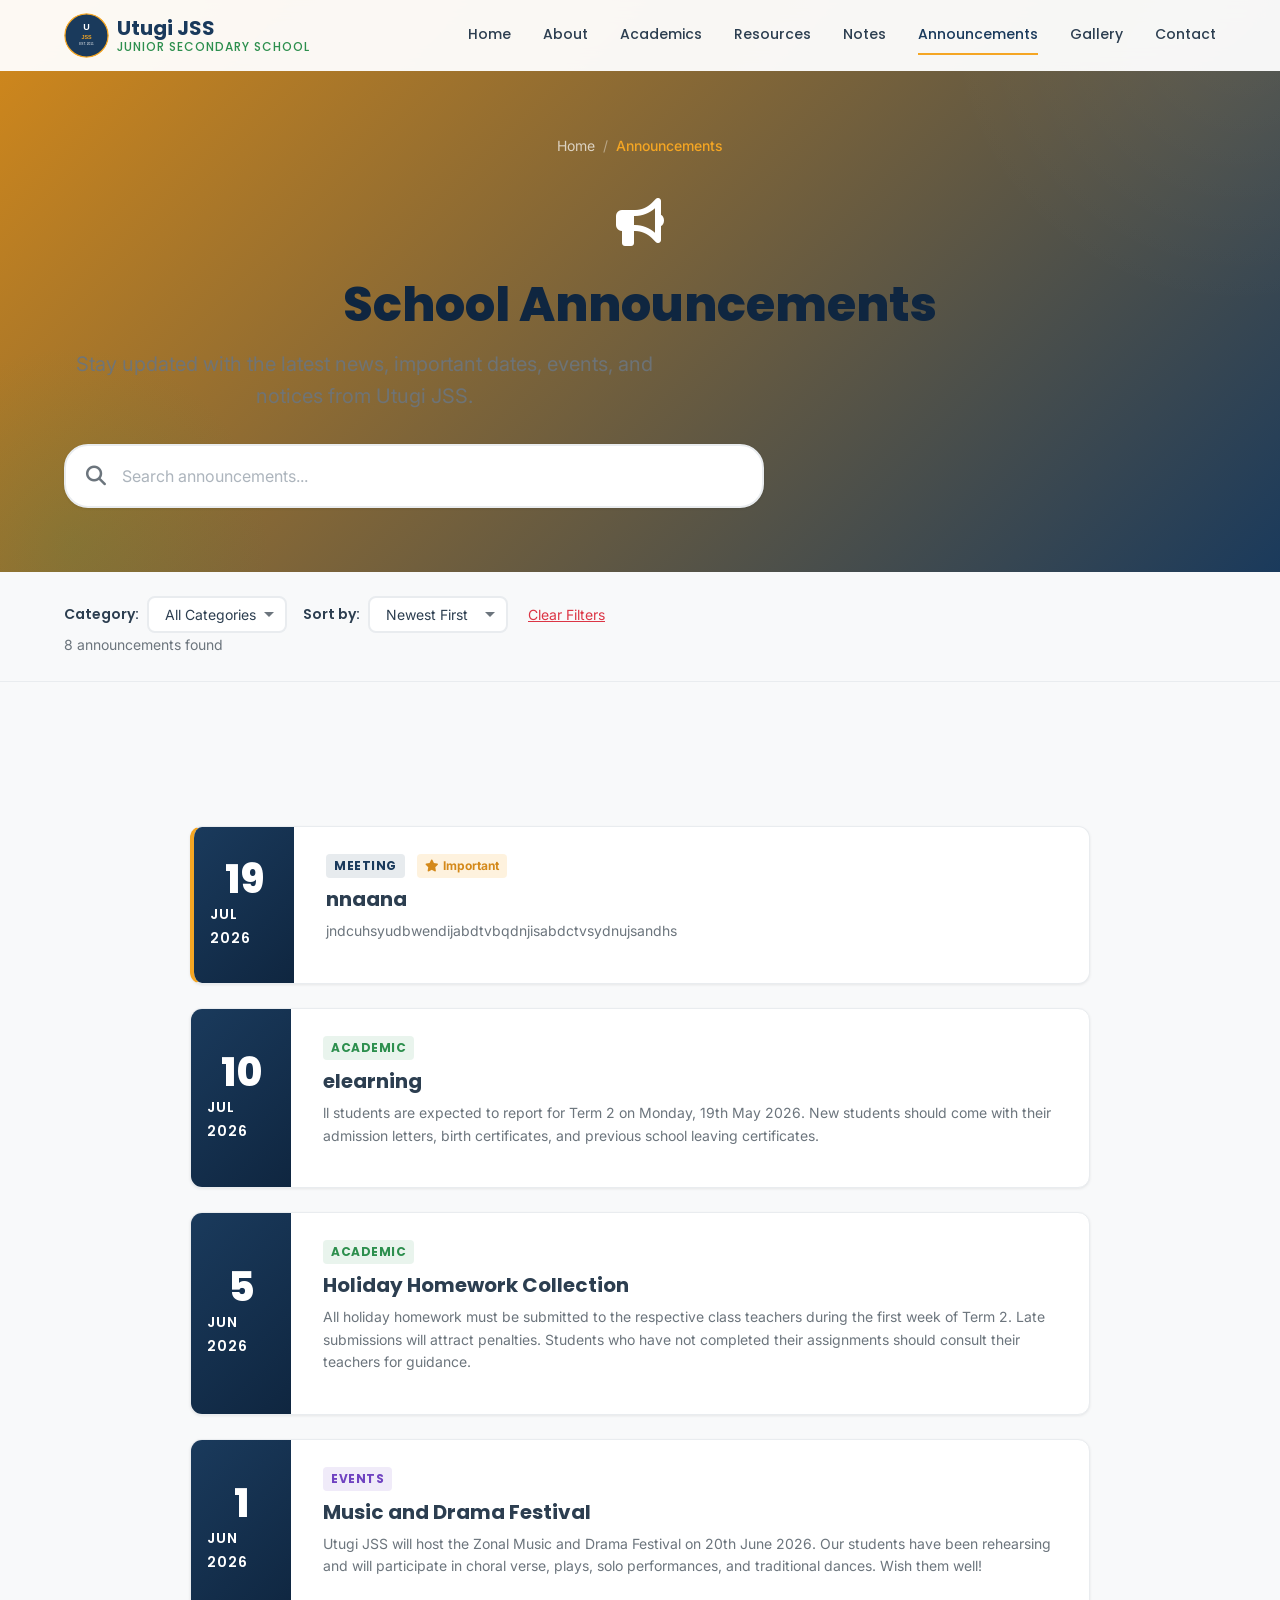
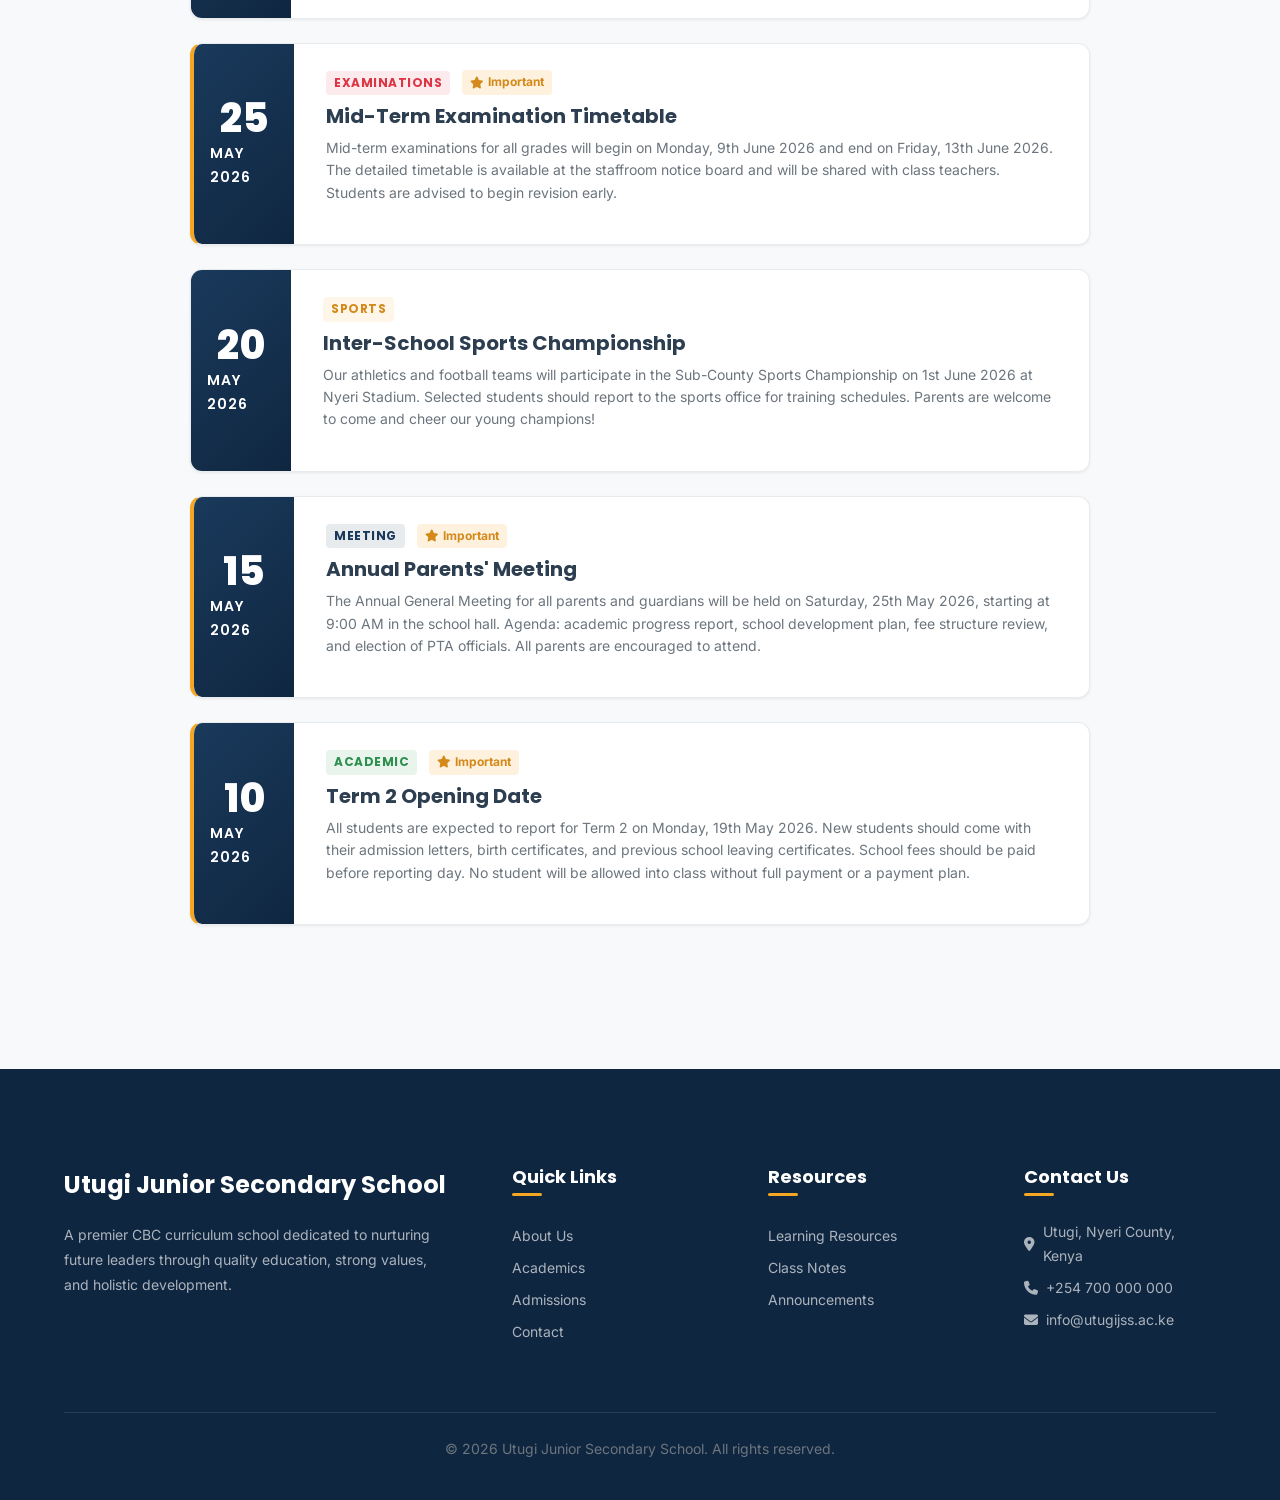
<file: announcements.html>
<!DOCTYPE html>
<html lang="en">
<head>
  <meta charset="UTF-8">
  <meta name="viewport" content="width=device-width, initial-scale=1.0">
  <meta name="description" content="Utugi Junior Secondary School Announcements. Stay updated with the latest news, events, and important dates.">
  <title>Announcements | Utugi Junior Secondary School</title>
  <link rel="icon" type="image/svg+xml" href="assets/images/favicon.svg">
  <link rel="stylesheet" href="https://cdnjs.cloudflare.com/ajax/libs/font-awesome/6.4.0/css/all.min.css">
  <link rel="stylesheet" href="assets/css/style.css">
  <link rel="stylesheet" href="assets/css/resources.css">
  <link rel="stylesheet" href="assets/css/responsive.css">
</head>
<body>

  <!-- Navigation -->
  <nav class="navbar" id="navbar">
    <div class="container">
      <a href="index.html" class="nav-logo">
        <img src="assets/images/favicon.svg" alt="Utugi School Logo">
        <div class="logo-text">Utugi JSS<span>Junior Secondary School</span></div>
      </a>
      <div class="nav-menu" id="navMenu">
        <a href="index.html">Home</a>
        <a href="pages/about.html">About</a>
        <a href="pages/academics.html">Academics</a>
        <a href="resources.html">Resources</a>
        <a href="notes.html">Notes</a>
        <a href="announcements.html" class="active">Announcements</a>
        <a href="pages/gallery.html">Gallery</a>
        <a href="pages/contact.html">Contact</a>
        <div class="nav-cta"><a href="pages/admissions.html" class="btn btn-primary btn-sm">Apply Now</a></div>
      </div>
      <div class="hamburger" id="hamburger"><span></span><span></span><span></span></div>
    </div>
    <div class="nav-overlay" id="navOverlay"></div>
  </nav>

  <!-- Hero Section -->
  <header class="resource-hero text-center" style="background: linear-gradient(135deg, var(--accent-dark) 0%, var(--primary) 100%);">
    <div class="container">
      <div class="breadcrumb justify-center">
        <a href="index.html">Home</a>
        <span class="separator">/</span>
        <span class="current">Announcements</span>
      </div>
      <div class="hero-icon"><i class="fa-solid fa-bullhorn"></i></div>
      <h1>School Announcements</h1>
      <p class="mx-auto">Stay updated with the latest news, important dates, events, and notices from Utugi JSS.</p>
      
      <div class="search-container mx-auto">
        <div class="search-bar search-bar--light">
          <i class="fa-solid fa-magnifying-glass"></i>
          <input type="text" id="announcementSearch" placeholder="Search announcements...">
        </div>
      </div>
    </div>
  </header>

  <!-- Filters Section -->
  <section class="filters-section" id="filtersSection">
    <div class="container">
      <div class="filters-row">
        <div class="filter-group">
          <label for="filterCategory">Category:</label>
          <select id="filterCategory" class="filter-select">
            <option value="all">All Categories</option>
            <option value="Academic">Academic</option>
            <option value="Examinations">Examinations</option>
            <option value="Meeting">Meetings</option>
            <option value="Sports">Sports</option>
            <option value="Events">Events</option>
          </select>
        </div>
        
        <div class="filter-group">
          <label for="filterSort">Sort by:</label>
          <select id="filterSort" class="filter-select">
            <option value="newest">Newest First</option>
            <option value="oldest">Oldest First</option>
          </select>
        </div>
        
        <button id="filterClear" class="filters-clear">Clear Filters</button>
      </div>
      
      <div class="results-info mt-3" id="resultsInfo">
        Loading announcements...
      </div>
    </div>
  </section>

  <!-- Announcements List -->
  <main class="section bg-light">
    <div class="container">
      <div class="announcements-list" id="announcementsList" style="max-width: 900px; margin: 0 auto;">
        <!-- Announcement cards will be loaded here via JS -->
      </div>
    </div>
  </main>

  <!-- Footer -->
  <footer class="footer" id="footer">
    <div class="container">
      <div class="footer-grid">
        <div class="footer-about">
          <div class="logo-text">Utugi Junior Secondary School</div>
          <p>A premier CBC curriculum school dedicated to nurturing future leaders through quality education, strong values, and holistic development.</p>
        </div>
        <div class="footer-links">
          <h4>Quick Links</h4>
          <a href="pages/about.html">About Us</a>
          <a href="pages/academics.html">Academics</a>
          <a href="pages/admissions.html">Admissions</a>
          <a href="pages/contact.html">Contact</a>
        </div>
        <div class="footer-links">
          <h4>Resources</h4>
          <a href="resources.html">Learning Resources</a>
          <a href="notes.html">Class Notes</a>
          <a href="announcements.html">Announcements</a>
        </div>
        <div class="footer-contact">
          <h4>Contact Us</h4>
          <p><i class="fa-solid fa-location-dot"></i> Utugi, Nyeri County, Kenya</p>
          <p><i class="fa-solid fa-phone"></i> +254 700 000 000</p>
          <p><i class="fa-solid fa-envelope"></i> info@utugijss.ac.ke</p>
        </div>
      </div>
      <div class="footer-bottom">
        <p>&copy; <span id="currentYear">2026</span> Utugi Junior Secondary School. All rights reserved.</p>
      </div>
    </div>
  </footer>

  <button class="back-to-top" id="backToTop" aria-label="Back to top">↑</button>

  <script src="assets/js/search.js"></script>
  <script src="assets/js/announcements.js"></script>
  <script src="assets/js/main.js"></script>
</body>
</html>
</file>
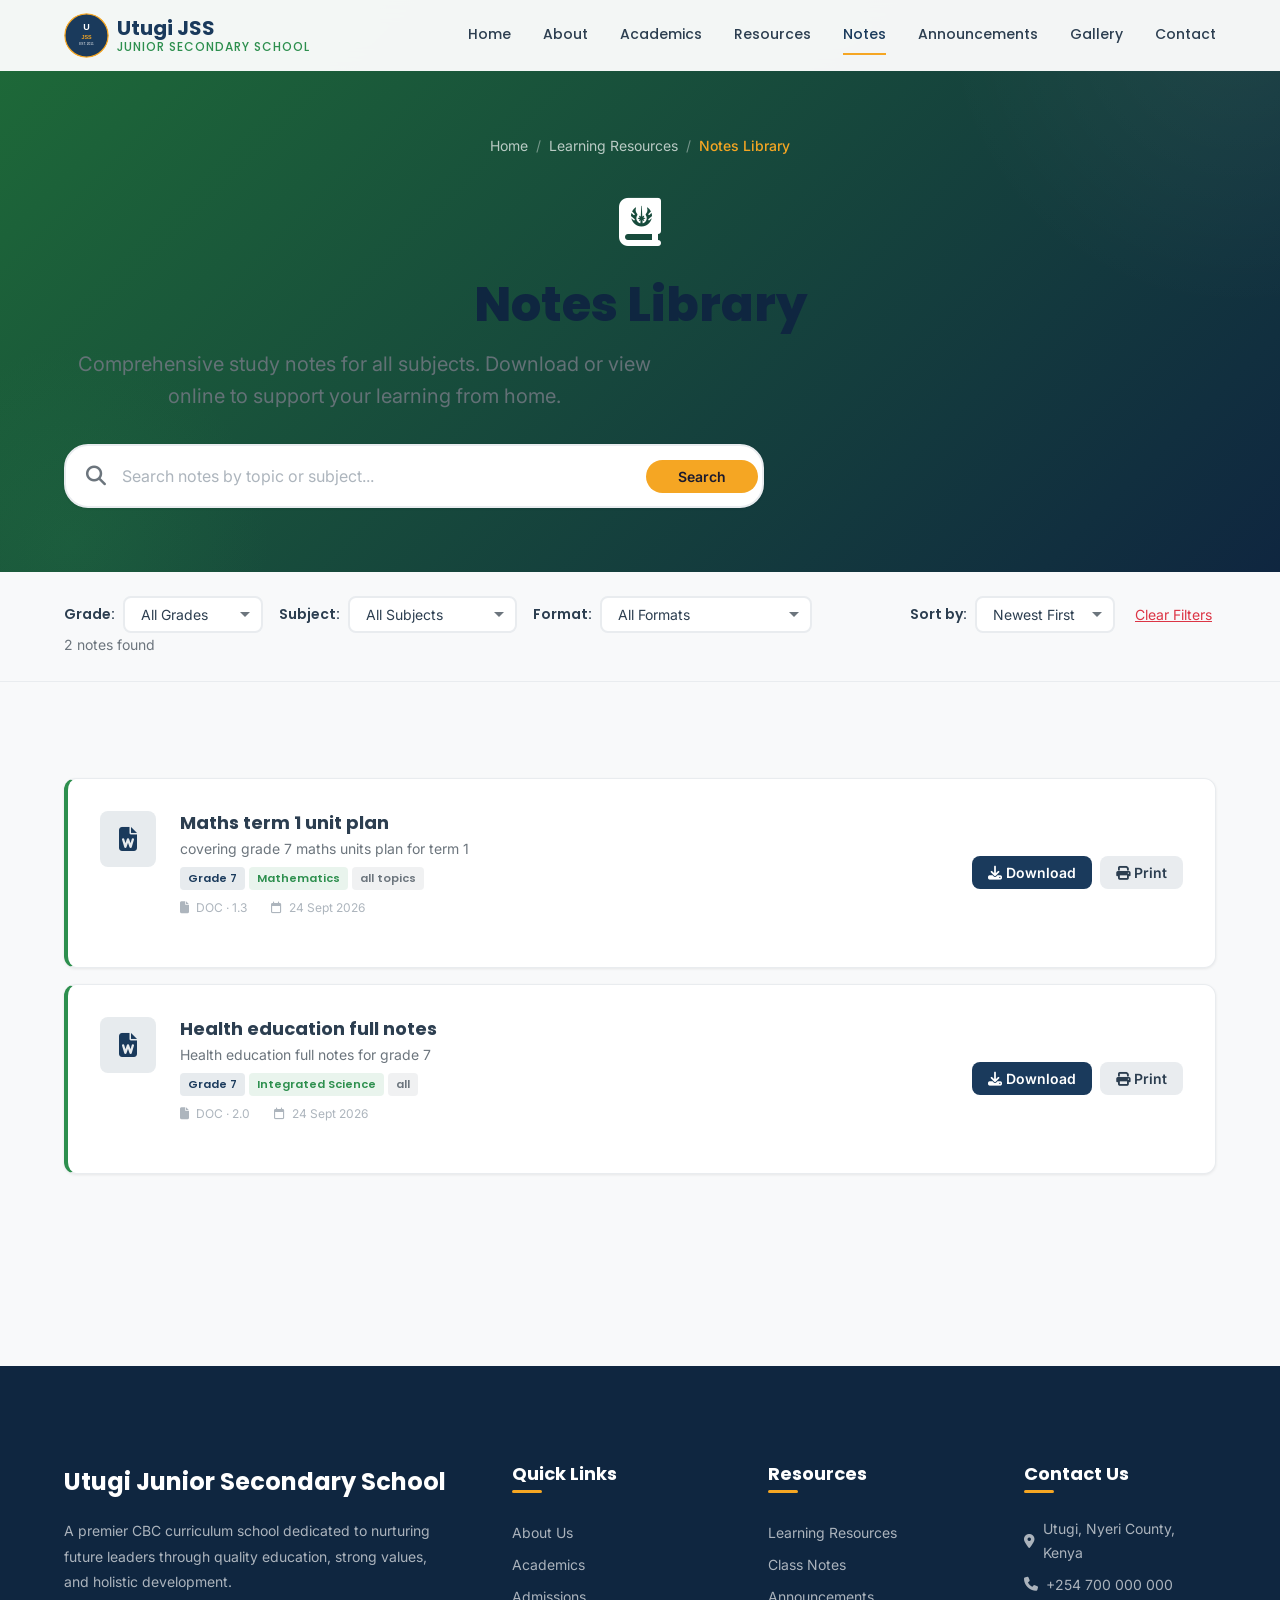
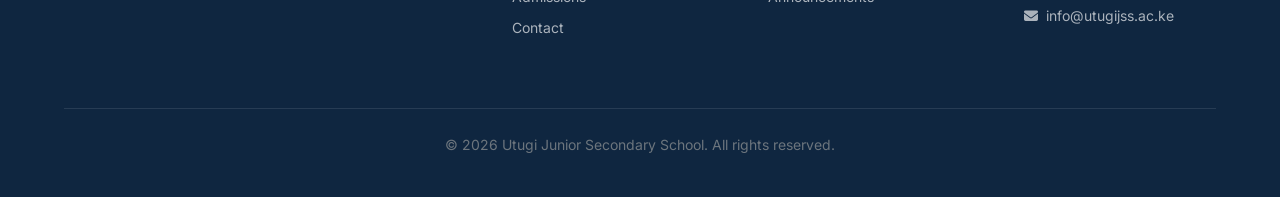
<file: notes.html>
<!DOCTYPE html>
<html lang="en">
<head>
  <meta charset="UTF-8">
  <meta name="viewport" content="width=device-width, initial-scale=1.0">
  <meta name="description" content="Utugi Junior Secondary School Class Notes. Download PDF and Word document notes for all CBC junior secondary subjects.">
  <title>Class Notes | Utugi Junior Secondary School</title>
  <link rel="icon" type="image/svg+xml" href="assets/images/favicon.svg">
  <link rel="stylesheet" href="https://cdnjs.cloudflare.com/ajax/libs/font-awesome/6.4.0/css/all.min.css">
  <link rel="stylesheet" href="assets/css/style.css">
  <link rel="stylesheet" href="assets/css/resources.css">
  <link rel="stylesheet" href="assets/css/responsive.css">
</head>
<body>

  <!-- Navigation -->
  <nav class="navbar" id="navbar">
    <div class="container">
      <a href="index.html" class="nav-logo">
        <img src="assets/images/favicon.svg" alt="Utugi School Logo">
        <div class="logo-text">Utugi JSS<span>Junior Secondary School</span></div>
      </a>
      <div class="nav-menu" id="navMenu">
        <a href="index.html">Home</a>
        <a href="pages/about.html">About</a>
        <a href="pages/academics.html">Academics</a>
        <a href="resources.html">Resources</a>
        <a href="notes.html" class="active">Notes</a>
        <a href="announcements.html">Announcements</a>
        <a href="pages/gallery.html">Gallery</a>
        <a href="pages/contact.html">Contact</a>
        <div class="nav-cta"><a href="pages/admissions.html" class="btn btn-primary btn-sm">Apply Now</a></div>
      </div>
      <div class="hamburger" id="hamburger"><span></span><span></span><span></span></div>
    </div>
    <div class="nav-overlay" id="navOverlay"></div>
  </nav>

  <!-- Hero Section -->
  <header class="resource-hero text-center" style="background: linear-gradient(135deg, var(--secondary-dark) 0%, var(--primary-dark) 100%);">
    <div class="container">
      <div class="breadcrumb justify-center">
        <a href="index.html">Home</a>
        <span class="separator">/</span>
        <a href="resources.html">Learning Resources</a>
        <span class="separator">/</span>
        <span class="current">Notes Library</span>
      </div>
      <div class="hero-icon"><i class="fa-solid fa-book-journal-whills"></i></div>
      <h1>Notes Library</h1>
      <p class="mx-auto">Comprehensive study notes for all subjects. Download or view online to support your learning from home.</p>
      
      <div class="search-container mx-auto">
        <div class="search-bar search-bar--light">
          <i class="fa-solid fa-magnifying-glass"></i>
          <input type="text" id="notesSearch" placeholder="Search notes by topic or subject...">
          <button class="search-btn" id="notesSearchBtn">Search</button>
        </div>
      </div>
    </div>
  </header>

  <!-- Filters Section -->
  <section class="filters-section" id="filtersSection">
    <div class="container">
      <div class="filters-row">
        <div class="filter-group">
          <label for="filterGrade">Grade:</label>
          <select id="filterGrade" class="filter-select">
            <option value="all">All Grades</option>
            <option value="Grade 7">Grade 7</option>
            <option value="Grade 8">Grade 8</option>
            <option value="Grade 9">Grade 9</option>
          </select>
        </div>
        
        <div class="filter-group">
          <label for="filterSubject">Subject:</label>
          <select id="filterSubject" class="filter-select">
            <option value="all">All Subjects</option>
            <option value="Mathematics">Mathematics</option>
            <option value="English">English</option>
            <option value="Kiswahili">Kiswahili</option>
            <option value="Integrated Science">Integrated Science</option>
            <option value="Social Studies">Social Studies</option>
            <option value="Agriculture">Agriculture</option>
            <option value="Creative Arts">Creative Arts</option>
            <option value="Computer Studies">Computer Studies</option>
          </select>
        </div>
        
        <div class="filter-group">
          <label for="filterFileType">Format:</label>
          <select id="filterFileType" class="filter-select">
            <option value="all">All Formats</option>
            <option value="PDF">PDF Documents</option>
            <option value="DOC">Word Documents (DOC)</option>
            <option value="DOCX">Word Documents (DOCX)</option>
          </select>
        </div>
        
        <div class="filter-group" style="margin-left: auto;">
          <label for="filterSort">Sort by:</label>
          <select id="filterSort" class="filter-select">
            <option value="newest">Newest First</option>
            <option value="oldest">Oldest First</option>
            <option value="title">Title (A-Z)</option>
          </select>
        </div>
        
        <button id="filterClear" class="filters-clear">Clear Filters</button>
      </div>
      
      <div class="results-info mt-3" id="resultsInfo">
        Loading notes...
      </div>
    </div>
  </section>

  <!-- Notes List -->
  <main class="section bg-light">
    <div class="container">
      <div class="notes-list" id="notesList" style="display: flex; flex-direction: column; gap: var(--space-md);">
        <!-- Note cards will be loaded here via JS -->
      </div>
      
      <div id="pagination" class="pagination">
        <!-- Pagination controls will be loaded here -->
      </div>
    </div>
  </main>

  <!-- PDF Viewer Modal -->
  <div class="pdf-modal" id="pdfModal">
    <div class="pdf-modal__content">
      <div class="pdf-modal__header">
        <h3 class="pdf-modal__title" id="pdfTitle">Document Viewer</h3>
        <button class="pdf-modal__close" id="pdfClose" aria-label="Close viewer">
          <i class="fa-solid fa-times"></i>
        </button>
      </div>
      <iframe class="pdf-modal__viewer" id="pdfViewer" title="PDF Viewer"></iframe>
    </div>
  </div>

  <!-- Footer -->
  <footer class="footer" id="footer">
    <div class="container">
      <div class="footer-grid">
        <div class="footer-about">
          <div class="logo-text">Utugi Junior Secondary School</div>
          <p>A premier CBC curriculum school dedicated to nurturing future leaders through quality education, strong values, and holistic development.</p>
        </div>
        <div class="footer-links">
          <h4>Quick Links</h4>
          <a href="pages/about.html">About Us</a>
          <a href="pages/academics.html">Academics</a>
          <a href="pages/admissions.html">Admissions</a>
          <a href="pages/contact.html">Contact</a>
        </div>
        <div class="footer-links">
          <h4>Resources</h4>
          <a href="resources.html">Learning Resources</a>
          <a href="notes.html">Class Notes</a>
          <a href="announcements.html">Announcements</a>
        </div>
        <div class="footer-contact">
          <h4>Contact Us</h4>
          <p><i class="fa-solid fa-location-dot"></i> Utugi, Nyeri County, Kenya</p>
          <p><i class="fa-solid fa-phone"></i> +254 700 000 000</p>
          <p><i class="fa-solid fa-envelope"></i> info@utugijss.ac.ke</p>
        </div>
      </div>
      <div class="footer-bottom">
        <p>&copy; <span id="currentYear">2026</span> Utugi Junior Secondary School. All rights reserved.</p>
      </div>
    </div>
  </footer>

  <button class="back-to-top" id="backToTop" aria-label="Back to top">↑</button>

  <script src="assets/js/search.js"></script>
  <script src="assets/js/notes.js"></script>
  <script src="assets/js/main.js"></script>
</body>
</html>
</file>
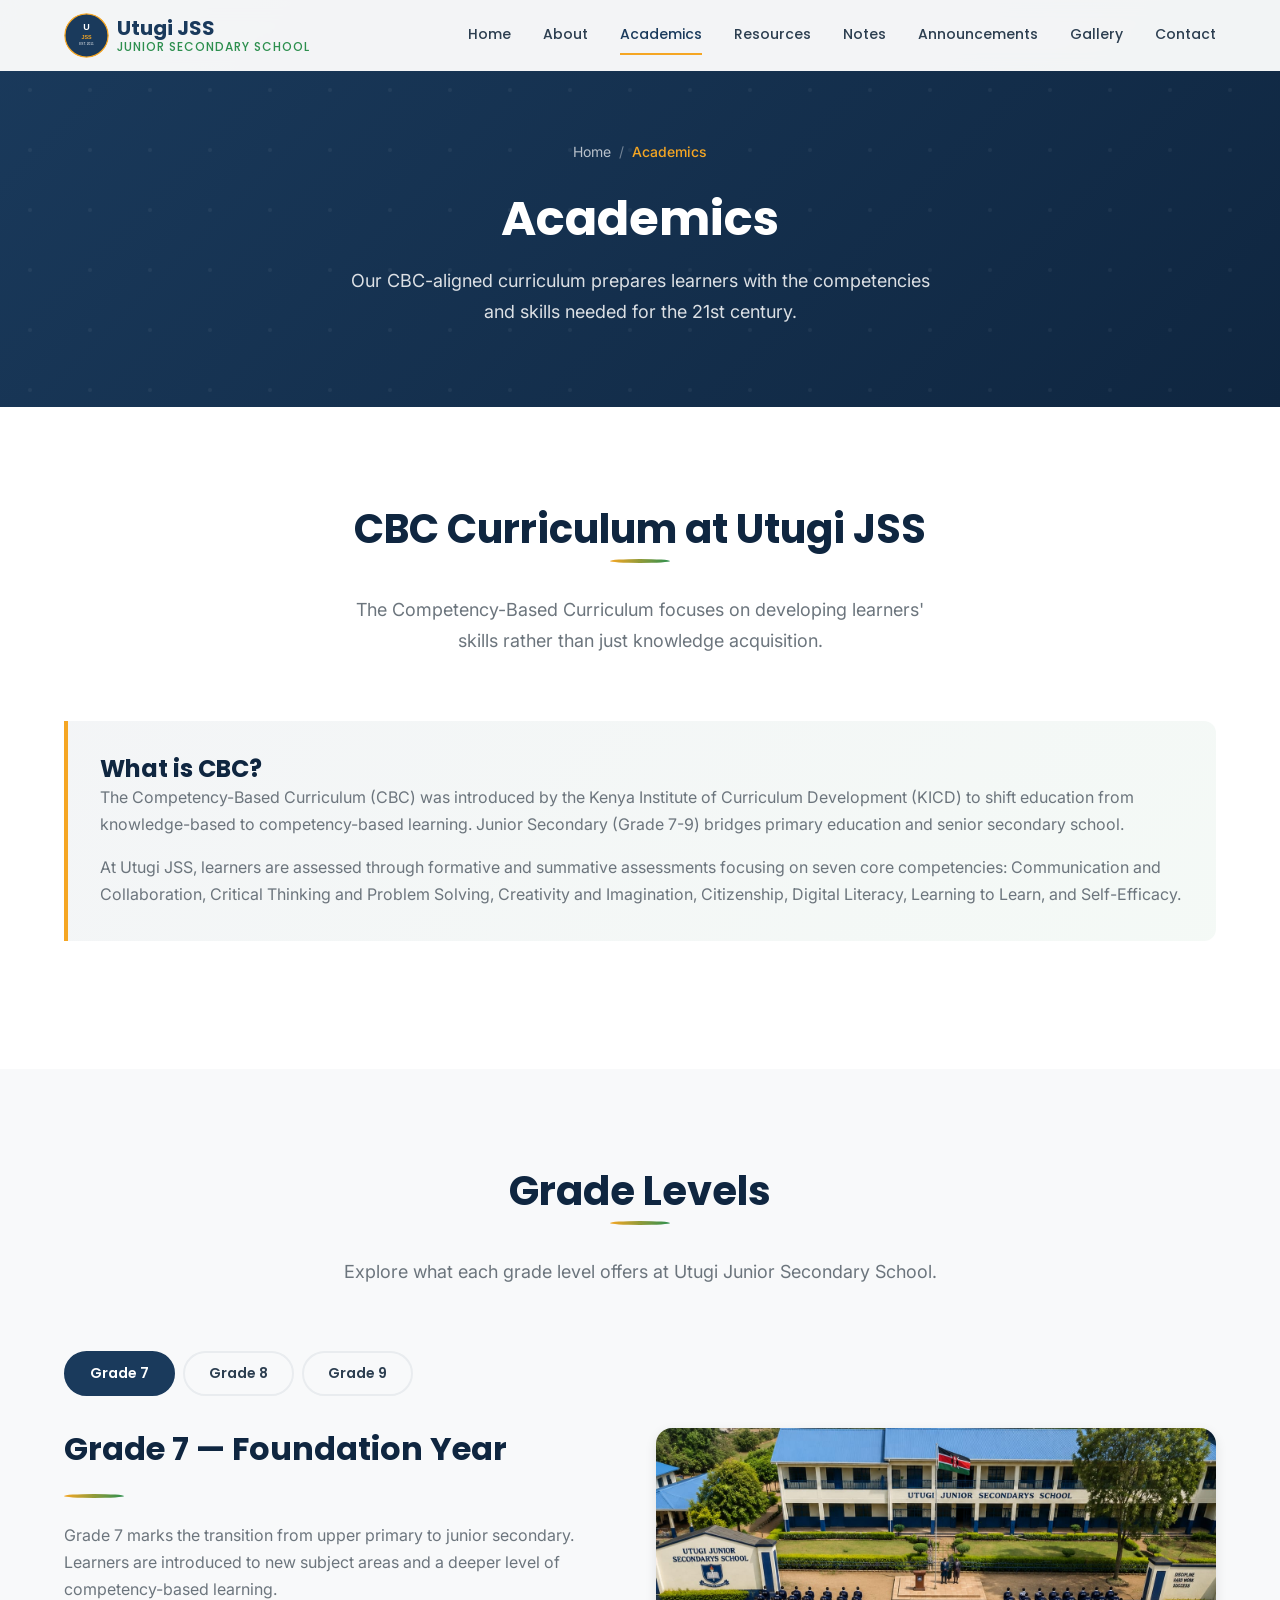
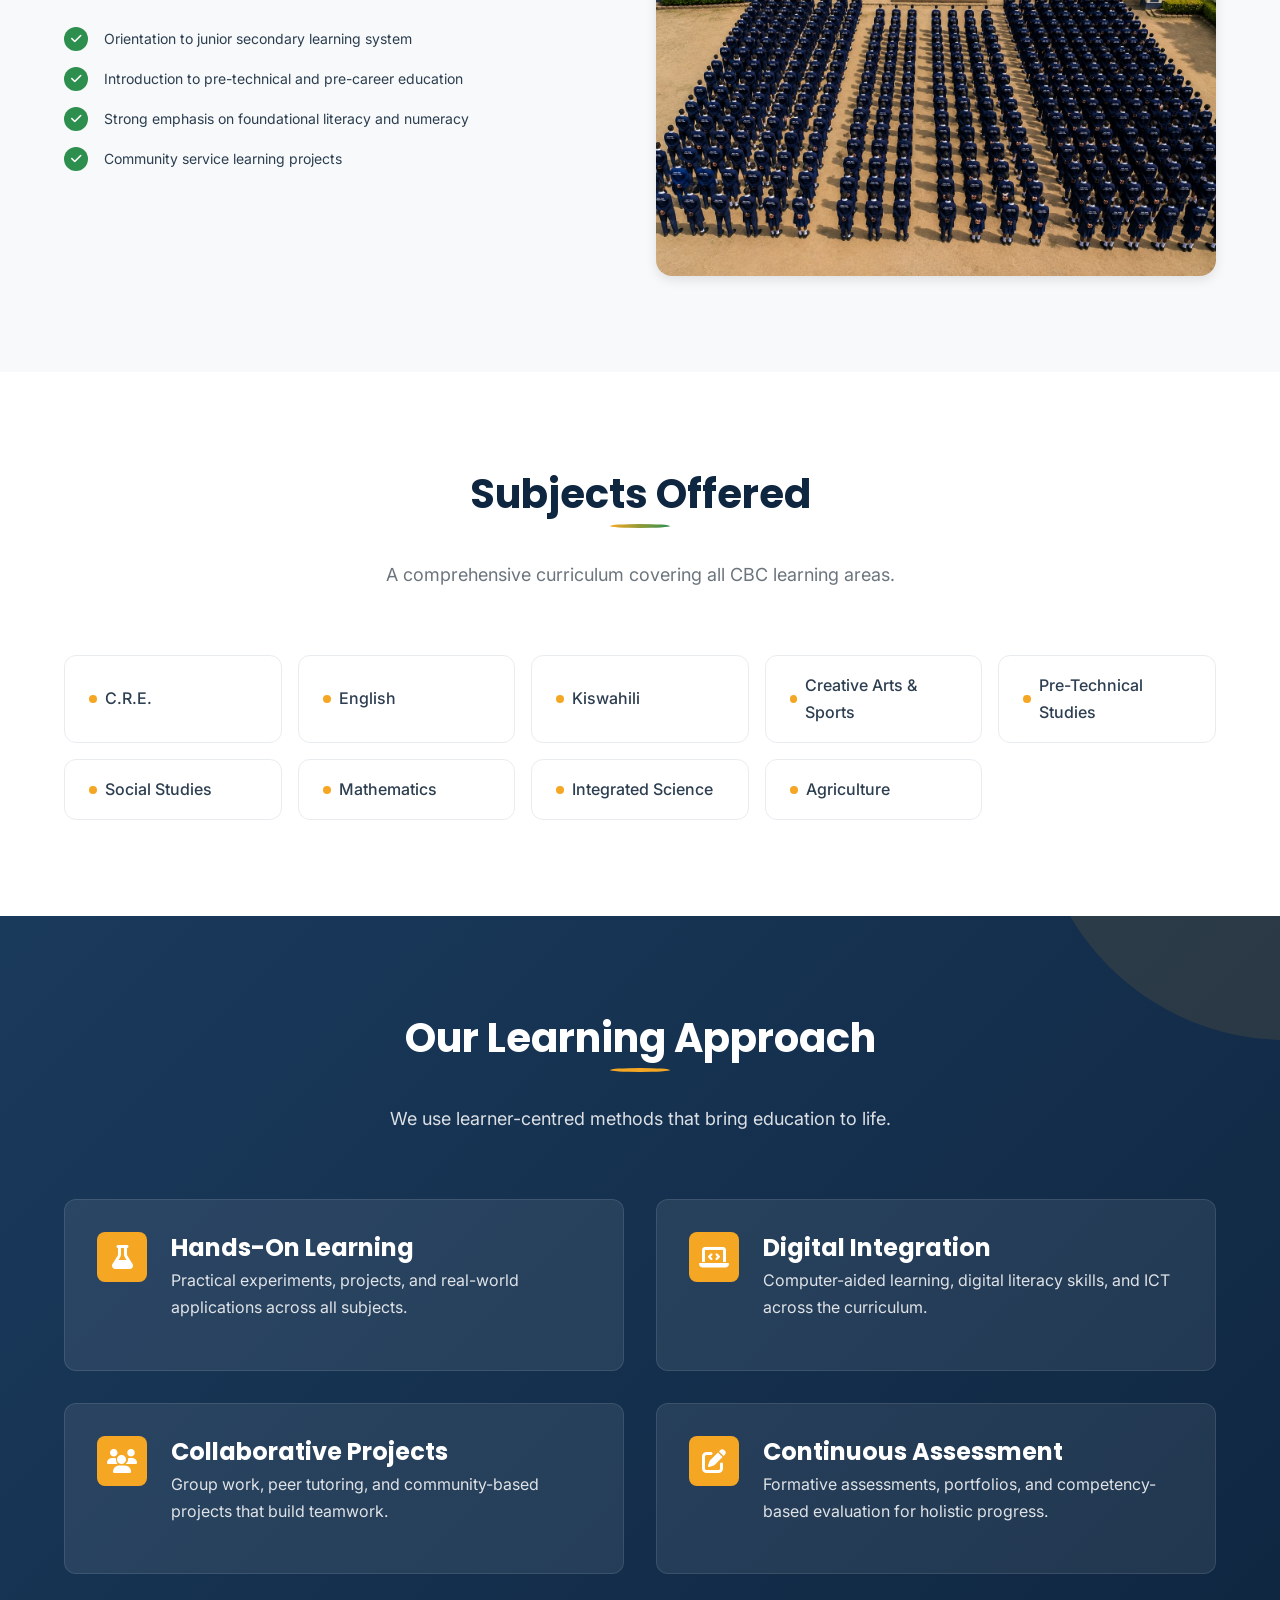
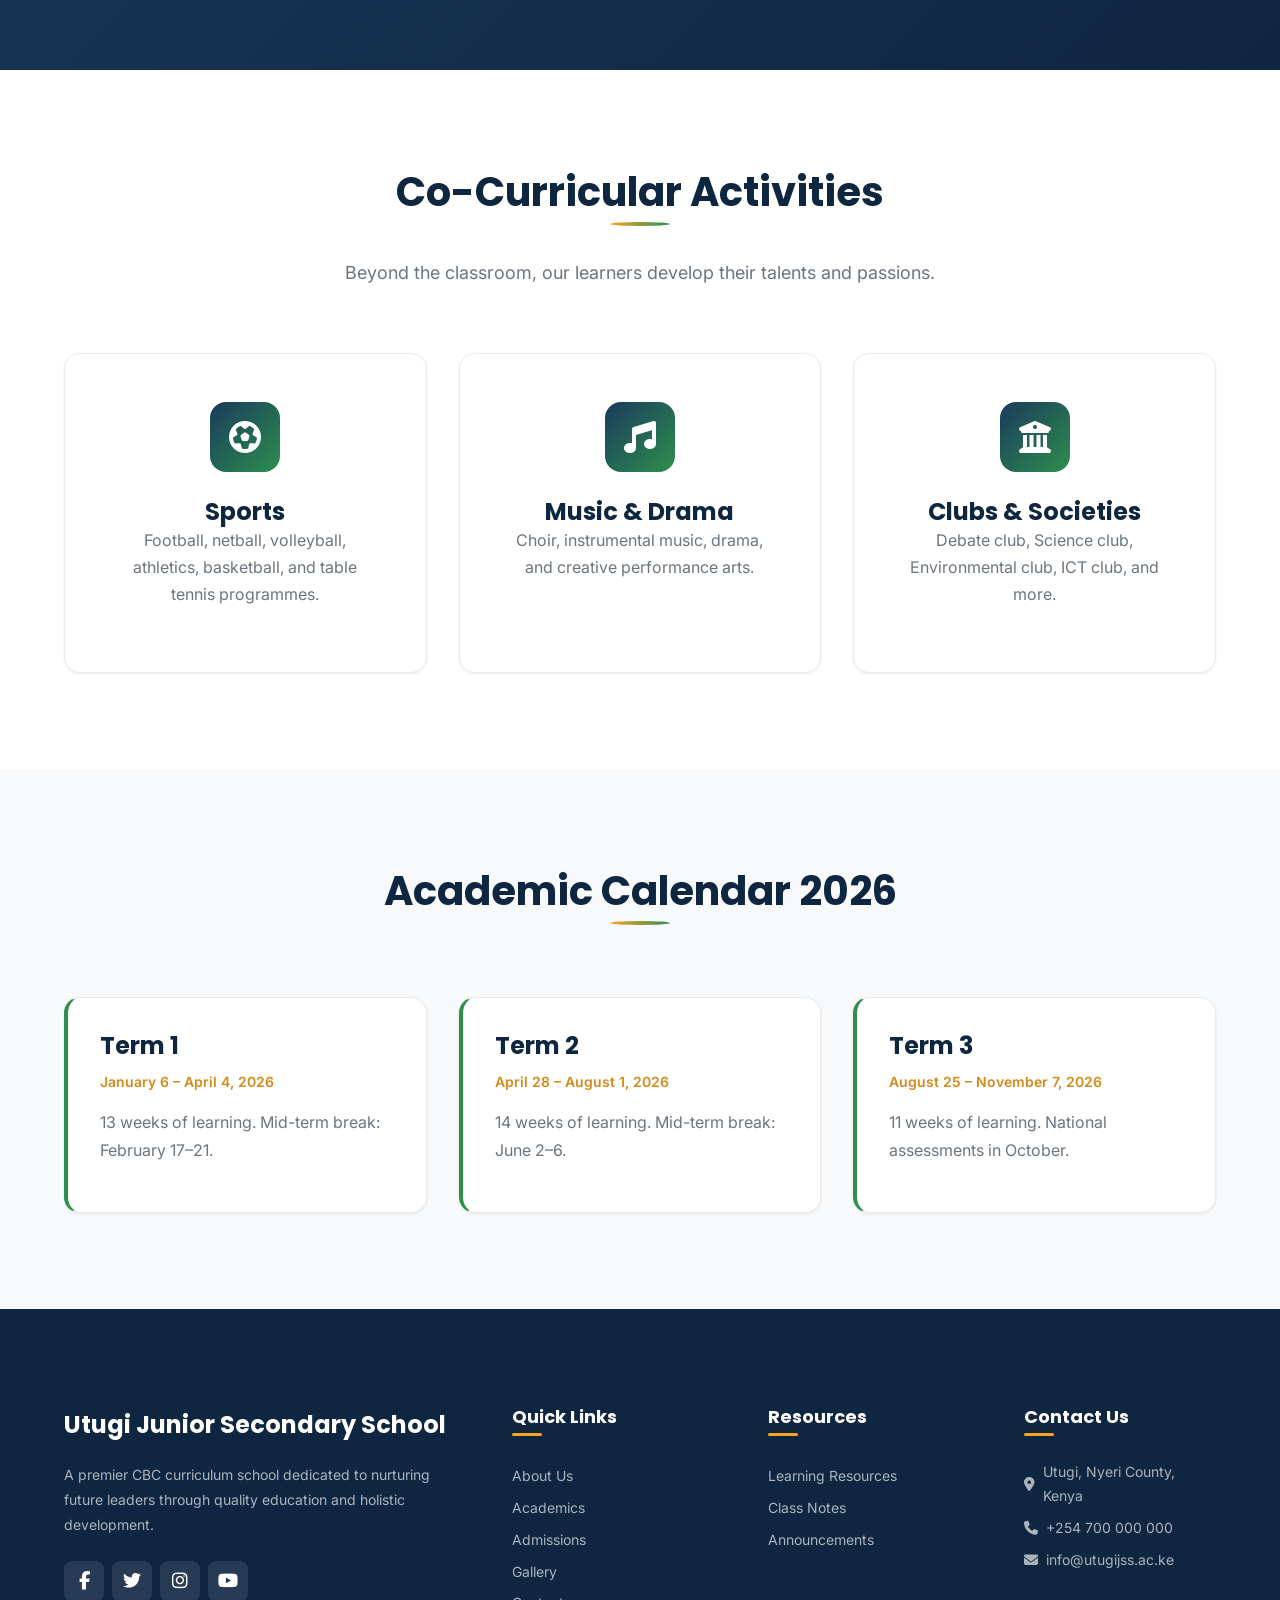
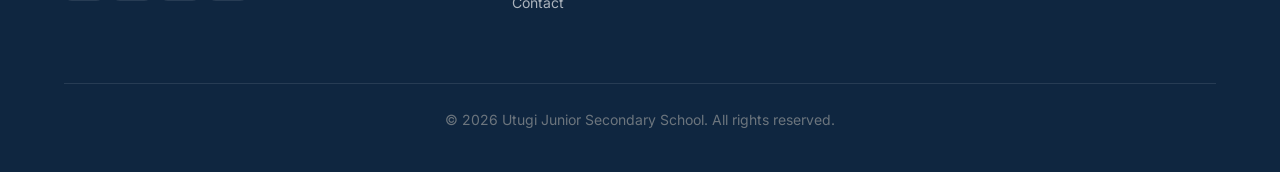
<file: pages/academics.html>
<!DOCTYPE html>
<html lang="en">
<head>
  <meta charset="UTF-8">
  <meta name="viewport" content="width=device-width, initial-scale=1.0">
  <meta name="description" content="Explore the CBC curriculum, subjects offered, and learning approach at Utugi Junior Secondary School for Grade 7, 8 and 9 learners.">
  <title>Academics | Utugi Junior Secondary School</title>
  <link rel="icon" type="image/svg+xml" href="../assets/images/favicon.svg">
  <link rel="stylesheet" href="https://cdnjs.cloudflare.com/ajax/libs/font-awesome/6.4.0/css/all.min.css">
  <link rel="stylesheet" href="../assets/css/style.css">
  <link rel="stylesheet" href="../assets/css/responsive.css">
</head>
<body>

  <!-- Navigation -->
  <nav class="navbar" id="navbar">
    <div class="container">
      <a href="../index.html" class="nav-logo">
        <img src="../assets/images/favicon.svg" alt="Logo" >
        <div class="logo-text">Utugi JSS<span>Junior Secondary School</span></div>
      </a>
      <div class="nav-menu" id="navMenu">
        <a href="../index.html">Home</a>
        <a href="about.html">About</a>
        <a href="academics.html" class="active">Academics</a>
        <a href="../resources.html">Resources</a>
        <a href="../notes.html">Notes</a>
        <a href="../announcements.html">Announcements</a>
        <a href="gallery.html">Gallery</a>
        <a href="contact.html">Contact</a>
        <div class="nav-cta"><a href="admissions.html" class="btn btn-primary btn-sm">Apply Now</a></div>
      </div>
      <div class="hamburger" id="hamburger"><span></span><span></span><span></span></div>
    </div>
    <div class="nav-overlay" id="navOverlay"></div>
  </nav>

  <!-- Page Hero -->
  <section class="page-hero">
    <div class="container">
      <div class="breadcrumb">
        <a href="../index.html">Home</a><span class="separator">/</span><span class="current">Academics</span>
      </div>
      <h1>Academics</h1>
      <p>Our CBC-aligned curriculum prepares learners with the competencies and skills needed for the 21st century.</p>
    </div>
  </section>

  <!-- CBC Overview -->
  <section class="section">
    <div class="container">
      <div class="section-header animate-on-scroll">
        <h2>CBC Curriculum at Utugi JSS</h2>
        <p>The Competency-Based Curriculum focuses on developing learners' skills rather than just knowledge acquisition.</p>
      </div>
      <div class="highlight-box animate-on-scroll">
        <h4>What is CBC?</h4>
        <p>The Competency-Based Curriculum (CBC) was introduced by the Kenya Institute of Curriculum Development (KICD) to shift education from knowledge-based to competency-based learning. Junior Secondary (Grade 7-9) bridges primary education and senior secondary school.</p>
        <p style="margin:0">At Utugi JSS, learners are assessed through formative and summative assessments focusing on seven core competencies: Communication and Collaboration, Critical Thinking and Problem Solving, Creativity and Imagination, Citizenship, Digital Literacy, Learning to Learn, and Self-Efficacy.</p>
      </div>
    </div>
  </section>

  <!-- Grade Tabs -->
  <section class="section bg-light">
    <div class="container">
      <div class="section-header animate-on-scroll">
        <h2>Grade Levels</h2>
        <p>Explore what each grade level offers at Utugi Junior Secondary School.</p>
      </div>
      <div class="grade-tabs animate-on-scroll">
        <button class="grade-tab active" data-grade="grade7">Grade 7</button>
        <button class="grade-tab" data-grade="grade8">Grade 8</button>
        <button class="grade-tab" data-grade="grade9">Grade 9</button>
      </div>

      <!-- Grade 7 -->
      <div class="grade-content active" id="grade7">
        <div class="grid grid-2" style="align-items:flex-start">
          <div>
            <h3>Grade 7 — Foundation Year</h3>
            <div class="divider"></div>
            <p>Grade 7 marks the transition from upper primary to junior secondary. Learners are introduced to new subject areas and a deeper level of competency-based learning.</p>
            <ul class="icon-list">
              <li>Orientation to junior secondary learning system</li>
              <li>Introduction to pre-technical and pre-career education</li>
              <li>Strong emphasis on foundational literacy and numeracy</li>
              <li>Community service learning projects</li>
            </ul>
          </div>
          <div>
            <img src="../assets/images/gallery/assembly-ground.jpeg" alt="Grade 7 class" style="border-radius:var(--radius-xl);box-shadow:var(--shadow-md)" loading="lazy">
          </div>
        </div>
      </div>

      <!-- Grade 8 -->
      <div class="grade-content" id="grade8">
        <div class="grid grid-2" style="align-items:flex-start">
          <div>
            <h3>Grade 8 — Exploration Year</h3>
            <div class="divider"></div>
            <p>Grade 8 learners deepen their knowledge and begin exploring career pathways and interests through elective subjects and projects.</p>
            <ul class="icon-list">
              <li>Advanced subject exploration</li>
              <li>Career guidance and mentorship programmes</li>
              <li>Enhanced STEM and arts pathways</li>
              <li>Leadership development through student council</li>
            </ul>
          </div>
          <div>
            <img src="../assets/images/gallery/class-grade8.png" alt="Grade 8 class" style="border-radius:var(--radius-xl);box-shadow:var(--shadow-md)" loading="lazy">
          </div>
        </div>
      </div>

      <!-- Grade 9 -->
      <div class="grade-content" id="grade9">
        <div class="grid grid-2" style="align-items:flex-start">
          <div>
            <h3>Grade 9 — Transition Year</h3>
            <div class="divider"></div>
            <p>The final year of junior secondary prepares learners for Senior Secondary School pathways: STEM, Arts & Sports, or Social Sciences.</p>
            <ul class="icon-list">
              <li>National assessment preparation (KIJASE)</li>
              <li>Career pathway identification</li>
              <li>Advanced project-based learning</li>
              <li>Senior school transition guidance</li>
            </ul>
          </div>
          <div>
            <img src="../assets/images/gallery/class-grade9.png" alt="Grade 9 class" style="border-radius:var(--radius-xl);box-shadow:var(--shadow-md)" loading="lazy">
          </div>
        </div>
      </div>
    </div>
  </section>

  <!-- Subjects Offered -->
  <section class="section">
    <div class="container">
      <div class="section-header animate-on-scroll">
        <h2>Subjects Offered</h2>
        <p>A comprehensive curriculum covering all CBC learning areas.</p>
      </div>
      <div class="subjects-grid animate-on-scroll">
        <div class="subject-tag"><span class="dot"></span> C.R.E.</div>
        <div class="subject-tag"><span class="dot"></span> English</div>
        <div class="subject-tag"><span class="dot"></span> Kiswahili</div>
        <div class="subject-tag"><span class="dot"></span> Creative Arts & Sports</div>
        <div class="subject-tag"><span class="dot"></span> Pre-Technical Studies</div>
        <div class="subject-tag"><span class="dot"></span> Social Studies</div>
        <div class="subject-tag"><span class="dot"></span> Mathematics</div>
        <div class="subject-tag"><span class="dot"></span> Integrated Science</div>
        <div class="subject-tag"><span class="dot"></span> Agriculture</div>
      </div>
    </div>
  </section>

  <!-- Learning Approach -->
  <section class="section cbc-section">
    <div class="container">
      <div class="section-header animate-on-scroll">
        <h2>Our Learning Approach</h2>
        <p>We use learner-centred methods that bring education to life.</p>
      </div>
      <div class="grid grid-2">
        <div class="cbc-feature animate-on-scroll">
          <div class="cbc-icon"><i class="fa-solid fa-flask"></i></div>
          <div><h4>Hands-On Learning</h4><p>Practical experiments, projects, and real-world applications across all subjects.</p></div>
        </div>
        <div class="cbc-feature animate-on-scroll">
          <div class="cbc-icon"><i class="fa-solid fa-laptop-code"></i></div>
          <div><h4>Digital Integration</h4><p>Computer-aided learning, digital literacy skills, and ICT across the curriculum.</p></div>
        </div>
        <div class="cbc-feature animate-on-scroll">
          <div class="cbc-icon"><i class="fa-solid fa-users"></i></div>
          <div><h4>Collaborative Projects</h4><p>Group work, peer tutoring, and community-based projects that build teamwork.</p></div>
        </div>
        <div class="cbc-feature animate-on-scroll">
          <div class="cbc-icon"><i class="fa-solid fa-pen-to-square"></i></div>
          <div><h4>Continuous Assessment</h4><p>Formative assessments, portfolios, and competency-based evaluation for holistic progress.</p></div>
        </div>
      </div>
    </div>
  </section>

  <!-- Co-Curricular -->
  <section class="section">
    <div class="container">
      <div class="section-header animate-on-scroll">
        <h2>Co-Curricular Activities</h2>
        <p>Beyond the classroom, our learners develop their talents and passions.</p>
      </div>
      <div class="grid grid-3">
        <div class="card feature-card animate-on-scroll"><div class="icon"><i class="fa-solid fa-futbol"></i></div><h4>Sports</h4><p>Football, netball, volleyball, athletics, basketball, and table tennis programmes.</p></div>
        <div class="card feature-card animate-on-scroll"><div class="icon"><i class="fa-solid fa-music"></i></div><h4>Music & Drama</h4><p>Choir, instrumental music, drama, and creative performance arts.</p></div>
        <div class="card feature-card animate-on-scroll"><div class="icon"><i class="fa-solid fa-building-columns"></i></div><h4>Clubs & Societies</h4><p>Debate club, Science club, Environmental club, ICT club, and more.</p></div>
      </div>
    </div>
  </section>

  <!-- Academic Calendar -->
  <section class="section bg-light">
    <div class="container">
      <div class="section-header animate-on-scroll">
        <h2>Academic Calendar 2026</h2>
      </div>
      <div class="grid grid-3">
        <div class="card calendar-card animate-on-scroll">
          <h4>Term 1</h4>
          <p class="date">January 6 – April 4, 2026</p>
          <p>13 weeks of learning. Mid-term break: February 17–21.</p>
        </div>
        <div class="card calendar-card animate-on-scroll">
          <h4>Term 2</h4>
          <p class="date">April 28 – August 1, 2026</p>
          <p>14 weeks of learning. Mid-term break: June 2–6.</p>
        </div>
        <div class="card calendar-card animate-on-scroll">
          <h4>Term 3</h4>
          <p class="date">August 25 – November 7, 2026</p>
          <p>11 weeks of learning. National assessments in October.</p>
        </div>
      </div>
    </div>
  </section>

  <!-- Footer -->
  <footer class="footer">
    <div class="container">
      <div class="footer-grid">
        <div class="footer-about">
          <div class="logo-text">Utugi Junior Secondary School</div>
          <p>A premier CBC curriculum school dedicated to nurturing future leaders through quality education and holistic development.</p>
          <div class="social-links"><a href="#"><i class="fa-brands fa-facebook-f"></i></a><a href="#"><i class="fa-brands fa-twitter"></i></a><a href="#"><i class="fa-brands fa-instagram"></i></a><a href="#"><i class="fa-brands fa-youtube"></i></a></div>
        </div>
        <div class="footer-links"><h4>Quick Links</h4><a href="about.html">About Us</a><a href="academics.html">Academics</a><a href="admissions.html">Admissions</a><a href="gallery.html">Gallery</a><a href="contact.html">Contact</a></div>
        <div class="footer-links"><h4>Resources</h4><a href="../resources.html">Learning Resources</a><a href="../notes.html">Class Notes</a><a href="../announcements.html">Announcements</a></div>
        <div class="footer-contact"><h4>Contact Us</h4><p><i class="fa-solid fa-location-dot"></i> Utugi, Nyeri County, Kenya</p><p><i class="fa-solid fa-phone"></i> +254 700 000 000</p><p><i class="fa-solid fa-envelope"></i> info@utugijss.ac.ke</p></div>
      </div>
      <div class="footer-bottom"><p>&copy; <span id="currentYear">2026</span> Utugi Junior Secondary School. All rights reserved.</p></div>
    </div>
  </footer>

  <button class="back-to-top" id="backToTop" aria-label="Back to top">↑</button>
  <script src="../assets/js/main.js"></script>
</body>
</html>
</file>
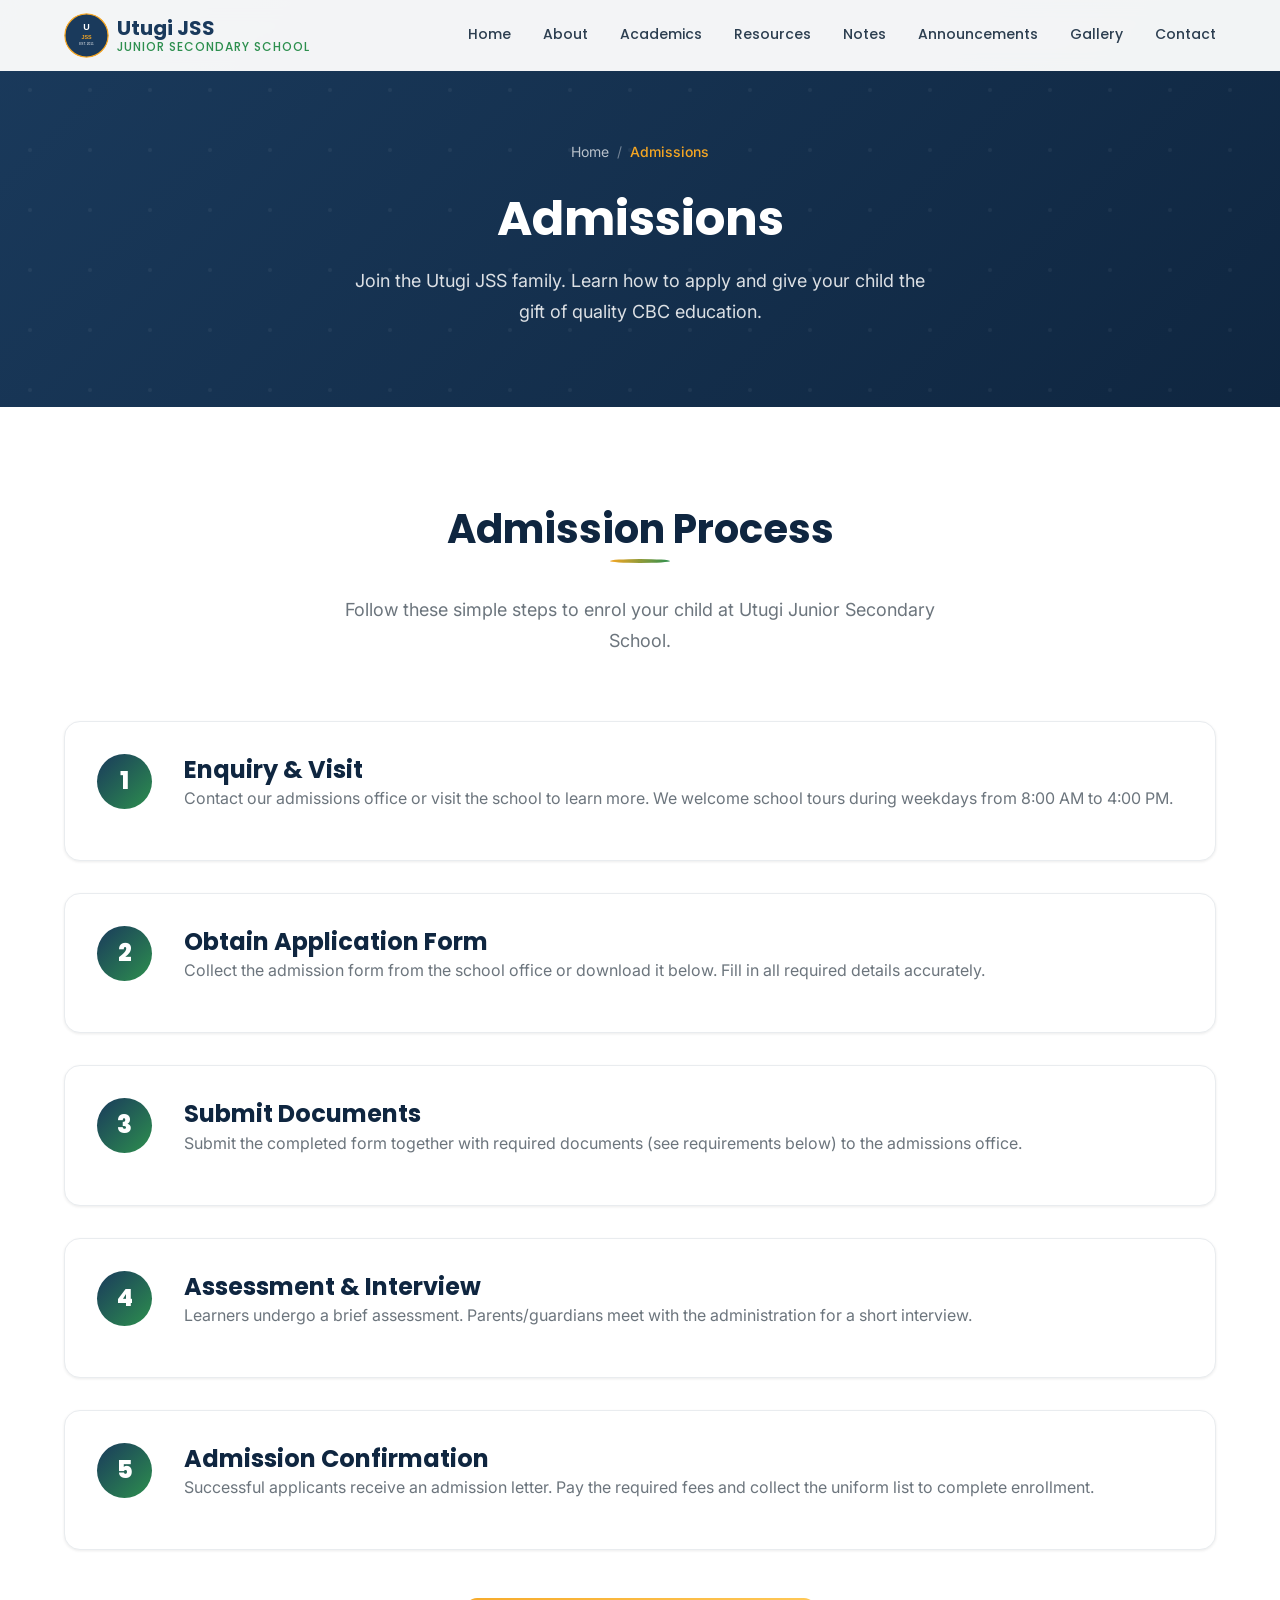
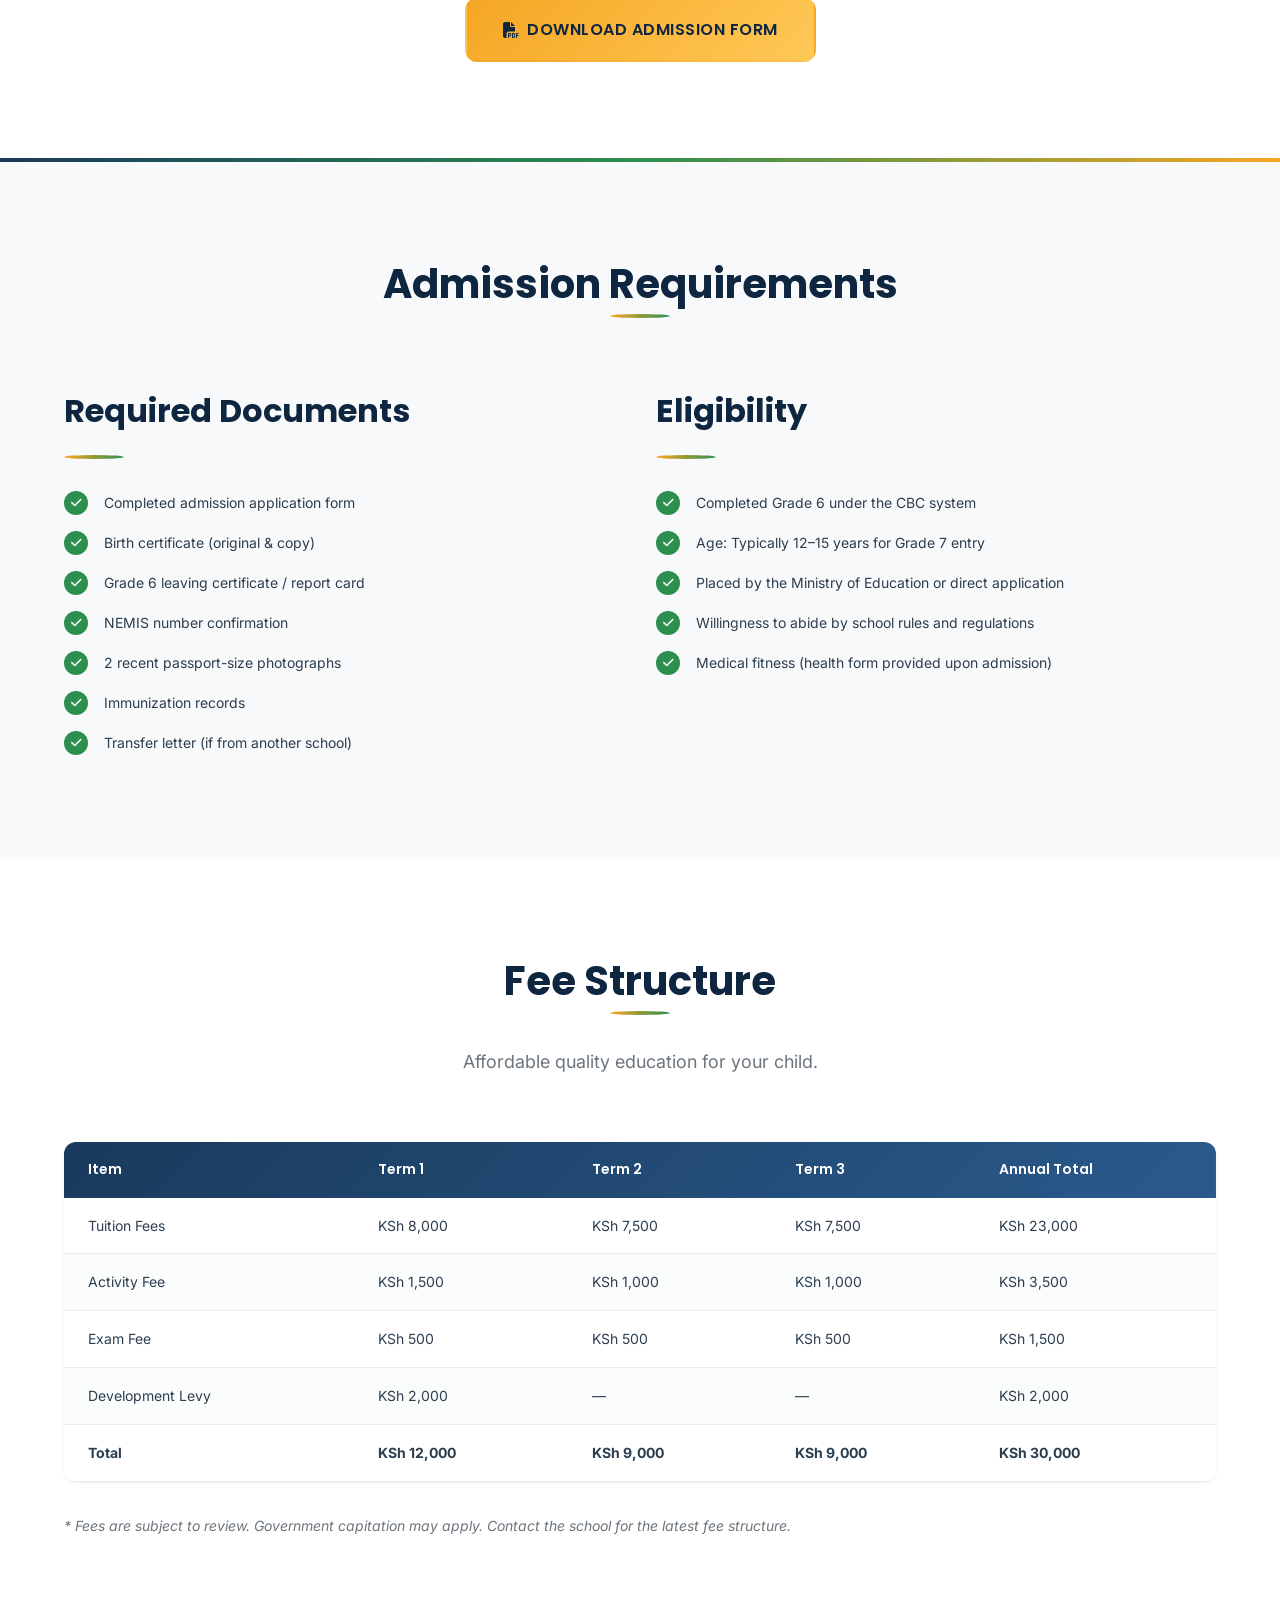
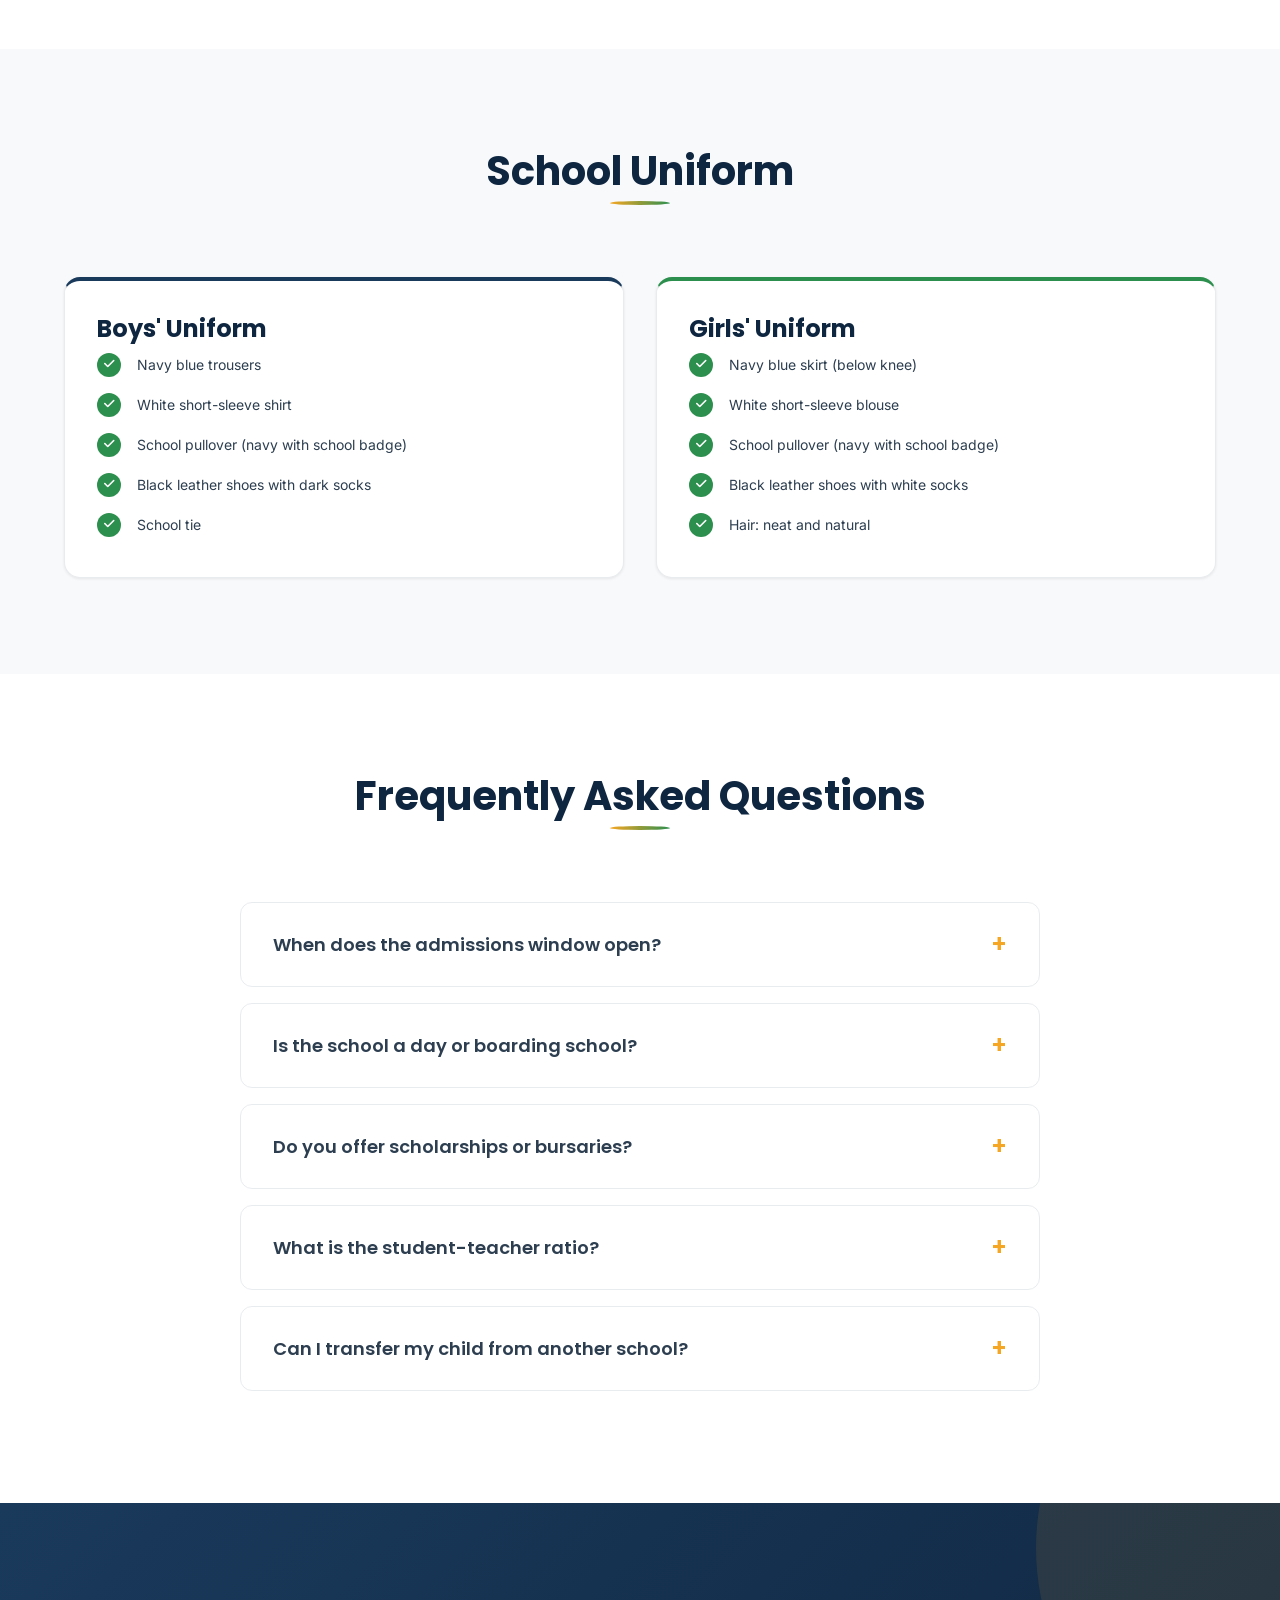
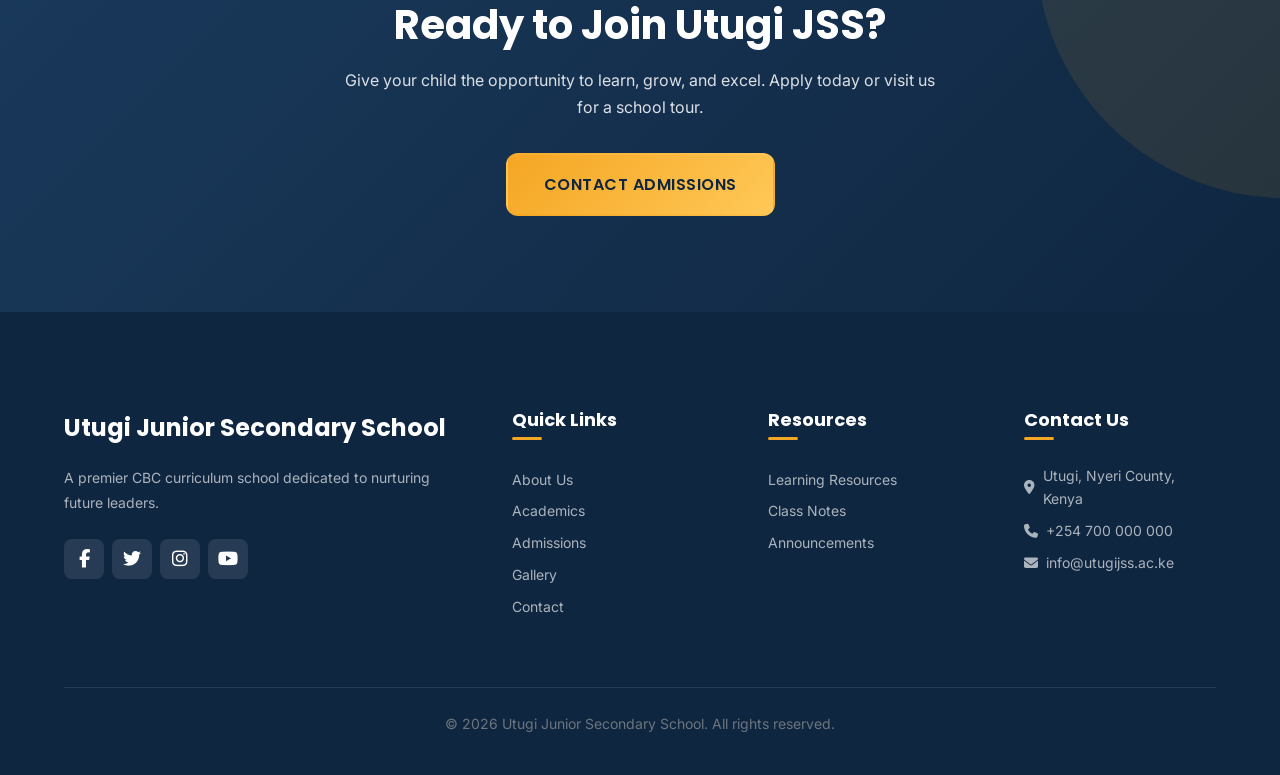
<file: pages/admissions.html>
<!DOCTYPE html>
<html lang="en">
<head>
  <meta charset="UTF-8">
  <meta name="viewport" content="width=device-width, initial-scale=1.0">
  <meta name="description" content="Apply to Utugi Junior Secondary School. Learn about our admission process, requirements, fees, and how to enrol your child.">
  <title>Admissions | Utugi Junior Secondary School</title>
  <link rel="icon" type="image/svg+xml" href="../assets/images/favicon.svg">
  <link rel="stylesheet" href="https://cdnjs.cloudflare.com/ajax/libs/font-awesome/6.4.0/css/all.min.css">
  <link rel="stylesheet" href="../assets/css/style.css">
  <link rel="stylesheet" href="../assets/css/responsive.css">
</head>
<body>

  <!-- Navigation -->
  <nav class="navbar" id="navbar">
    <div class="container">
      <a href="../index.html" class="nav-logo">
        <img src="../assets/images/favicon.svg" alt="Logo" >
        <div class="logo-text">Utugi JSS<span>Junior Secondary School</span></div>
      </a>
      <div class="nav-menu" id="navMenu">
        <a href="../index.html">Home</a><a href="about.html">About</a><a href="academics.html">Academics</a>
        <a href="../resources.html">Resources</a><a href="../notes.html">Notes</a><a href="../announcements.html">Announcements</a>
        <a href="gallery.html">Gallery</a><a href="contact.html">Contact</a>
        <div class="nav-cta"><a href="admissions.html" class="btn btn-primary btn-sm active">Apply Now</a></div>
      </div>
      <div class="hamburger" id="hamburger"><span></span><span></span><span></span></div>
    </div>
    <div class="nav-overlay" id="navOverlay"></div>
  </nav>

  <!-- Page Hero -->
  <section class="page-hero">
    <div class="container">
      <div class="breadcrumb"><a href="../index.html">Home</a><span class="separator">/</span><span class="current">Admissions</span></div>
      <h1>Admissions</h1>
      <p>Join the Utugi JSS family. Learn how to apply and give your child the gift of quality CBC education.</p>
    </div>
  </section>

  <!-- Admission Process -->
  <section class="section">
    <div class="container">
      <div class="section-header animate-on-scroll">
        <h2>Admission Process</h2>
        <p>Follow these simple steps to enrol your child at Utugi Junior Secondary School.</p>
      </div>
      <div class="admission-steps">
        <div class="step-card animate-on-scroll">
          <div class="step-number">1</div>
          <div><h4>Enquiry & Visit</h4><p>Contact our admissions office or visit the school to learn more. We welcome school tours during weekdays from 8:00 AM to 4:00 PM.</p></div>
        </div>
        <div class="step-card animate-on-scroll">
          <div class="step-number">2</div>
          <div><h4>Obtain Application Form</h4><p>Collect the admission form from the school office or download it below. Fill in all required details accurately.</p></div>
        </div>
        <div class="step-card animate-on-scroll">
          <div class="step-number">3</div>
          <div><h4>Submit Documents</h4><p>Submit the completed form together with required documents (see requirements below) to the admissions office.</p></div>
        </div>
        <div class="step-card animate-on-scroll">
          <div class="step-number">4</div>
          <div><h4>Assessment & Interview</h4><p>Learners undergo a brief assessment. Parents/guardians meet with the administration for a short interview.</p></div>
        </div>
        <div class="step-card animate-on-scroll">
          <div class="step-number">5</div>
          <div><h4>Admission Confirmation</h4><p>Successful applicants receive an admission letter. Pay the required fees and collect the uniform list to complete enrollment.</p></div>
        </div>
      </div>
      <div style="text-align:center;margin-top:var(--space-2xl)" class="animate-on-scroll">
        <a href="#" class="btn btn-accent btn-lg" onclick="alert('Admission form download will be available soon. Please contact the school office.')"><i class="fa-solid fa-file-pdf"></i> Download Admission Form</a>
      </div>
    </div>
  </section>

  <hr class="section-divider">

  <!-- Requirements -->
  <section class="section bg-light">
    <div class="container">
      <div class="section-header animate-on-scroll"><h2>Admission Requirements</h2></div>
      <div class="grid grid-2">
        <div class="animate-on-scroll">
          <h3>Required Documents</h3>
          <div class="divider"></div>
          <ul class="icon-list">
            <li>Completed admission application form</li>
            <li>Birth certificate (original & copy)</li>
            <li>Grade 6 leaving certificate / report card</li>
            <li>NEMIS number confirmation</li>
            <li>2 recent passport-size photographs</li>
            <li>Immunization records</li>
            <li>Transfer letter (if from another school)</li>
          </ul>
        </div>
        <div class="animate-on-scroll">
          <h3>Eligibility</h3>
          <div class="divider"></div>
          <ul class="icon-list">
            <li>Completed Grade 6 under the CBC system</li>
            <li>Age: Typically 12–15 years for Grade 7 entry</li>
            <li>Placed by the Ministry of Education or direct application</li>
            <li>Willingness to abide by school rules and regulations</li>
            <li>Medical fitness (health form provided upon admission)</li>
          </ul>
        </div>
      </div>
    </div>
  </section>

  <!-- Fee Structure -->
  <section class="section">
    <div class="container">
      <div class="section-header animate-on-scroll"><h2>Fee Structure</h2><p>Affordable quality education for your child.</p></div>
      <div class="animate-on-scroll">
        <table class="fee-table">
          <thead>
            <tr><th>Item</th><th>Term 1</th><th>Term 2</th><th>Term 3</th><th>Annual Total</th></tr>
          </thead>
          <tbody>
            <tr><td>Tuition Fees</td><td>KSh 8,000</td><td>KSh 7,500</td><td>KSh 7,500</td><td>KSh 23,000</td></tr>
            <tr><td>Activity Fee</td><td>KSh 1,500</td><td>KSh 1,000</td><td>KSh 1,000</td><td>KSh 3,500</td></tr>
            <tr><td>Exam Fee</td><td>KSh 500</td><td>KSh 500</td><td>KSh 500</td><td>KSh 1,500</td></tr>
            <tr><td>Development Levy</td><td>KSh 2,000</td><td>—</td><td>—</td><td>KSh 2,000</td></tr>
            <tr><td><strong>Total</strong></td><td><strong>KSh 12,000</strong></td><td><strong>KSh 9,000</strong></td><td><strong>KSh 9,000</strong></td><td><strong>KSh 30,000</strong></td></tr>
          </tbody>
        </table>
        <p style="font-size:var(--fs-sm);color:var(--dark-gray);font-style:italic">* Fees are subject to review. Government capitation may apply. Contact the school for the latest fee structure.</p>
      </div>
    </div>
  </section>

  <!-- Uniform -->
  <section class="section bg-light">
    <div class="container">
      <div class="section-header animate-on-scroll"><h2>School Uniform</h2></div>
      <div class="grid grid-2">
        <div class="card animate-on-scroll" style="padding:var(--space-xl);border-top:4px solid var(--primary)">
          <h4>Boys' Uniform</h4>
          <ul class="icon-list">
            <li>Navy blue trousers</li>
            <li>White short-sleeve shirt</li>
            <li>School pullover (navy with school badge)</li>
            <li>Black leather shoes with dark socks</li>
            <li>School tie</li>
          </ul>
        </div>
        <div class="card animate-on-scroll" style="padding:var(--space-xl);border-top:4px solid var(--secondary)">
          <h4>Girls' Uniform</h4>
          <ul class="icon-list">
            <li>Navy blue skirt (below knee)</li>
            <li>White short-sleeve blouse</li>
            <li>School pullover (navy with school badge)</li>
            <li>Black leather shoes with white socks</li>
            <li>Hair: neat and natural</li>
          </ul>
        </div>
      </div>
    </div>
  </section>

  <!-- FAQ -->
  <section class="section">
    <div class="container">
      <div class="section-header animate-on-scroll"><h2>Frequently Asked Questions</h2></div>
      <div style="max-width:800px;margin:0 auto" class="animate-on-scroll">
        <div class="faq-item">
          <button class="faq-question">When does the admissions window open? <span class="icon">+</span></button>
          <div class="faq-answer"><p>We accept applications throughout the year, but the main intake is in January (Term 1). Early application is encouraged to secure a place.</p></div>
        </div>
        <div class="faq-item">
          <button class="faq-question">Is the school a day or boarding school? <span class="icon">+</span></button>
          <div class="faq-answer"><p>Utugi JSS is a day school. Learners attend from 7:00 AM to 5:00 PM. We are exploring boarding facilities in the future.</p></div>
        </div>
        <div class="faq-item">
          <button class="faq-question">Do you offer scholarships or bursaries? <span class="icon">+</span></button>
          <div class="faq-answer"><p>Yes, we partner with the Constituency Development Fund (CDF) and local well-wishers to support needy but bright learners. Contact the office for details.</p></div>
        </div>
        <div class="faq-item">
          <button class="faq-question">What is the student-teacher ratio? <span class="icon">+</span></button>
          <div class="faq-answer"><p>We maintain a healthy ratio of approximately 1:35, ensuring personalised attention for every learner.</p></div>
        </div>
        <div class="faq-item">
          <button class="faq-question">Can I transfer my child from another school? <span class="icon">+</span></button>
          <div class="faq-answer"><p>Yes, transfers are accepted subject to availability. You will need a transfer letter from the previous school and the learner's academic records.</p></div>
        </div>
      </div>
    </div>
  </section>

  <!-- CTA -->
  <section class="section cbc-section" style="text-align:center">
    <div class="container animate-on-scroll">
      <h2>Ready to Join Utugi JSS?</h2>
      <p style="max-width:600px;margin:var(--space-md) auto var(--space-xl)">Give your child the opportunity to learn, grow, and excel. Apply today or visit us for a school tour.</p>
      <a href="contact.html" class="btn btn-accent btn-lg">Contact Admissions</a>
    </div>
  </section>

  <!-- Footer -->
  <footer class="footer">
    <div class="container">
      <div class="footer-grid">
        <div class="footer-about">
          <div class="logo-text">Utugi Junior Secondary School</div>
          <p>A premier CBC curriculum school dedicated to nurturing future leaders.</p>
          <div class="social-links"><a href="#"><i class="fa-brands fa-facebook-f"></i></a><a href="#"><i class="fa-brands fa-twitter"></i></a><a href="#"><i class="fa-brands fa-instagram"></i></a><a href="#"><i class="fa-brands fa-youtube"></i></a></div>
        </div>
        <div class="footer-links"><h4>Quick Links</h4><a href="about.html">About Us</a><a href="academics.html">Academics</a><a href="admissions.html">Admissions</a><a href="gallery.html">Gallery</a><a href="contact.html">Contact</a></div>
        <div class="footer-links"><h4>Resources</h4><a href="../resources.html">Learning Resources</a><a href="../notes.html">Class Notes</a><a href="../announcements.html">Announcements</a></div>
        <div class="footer-contact"><h4>Contact Us</h4><p><i class="fa-solid fa-location-dot"></i> Utugi, Nyeri County, Kenya</p><p><i class="fa-solid fa-phone"></i> +254 700 000 000</p><p><i class="fa-solid fa-envelope"></i> info@utugijss.ac.ke</p></div>
      </div>
      <div class="footer-bottom"><p>&copy; <span id="currentYear">2026</span> Utugi Junior Secondary School. All rights reserved.</p></div>
    </div>
  </footer>

  <button class="back-to-top" id="backToTop" aria-label="Back to top">↑</button>
  <script src="../assets/js/main.js"></script>
</body>
</html>
</file>
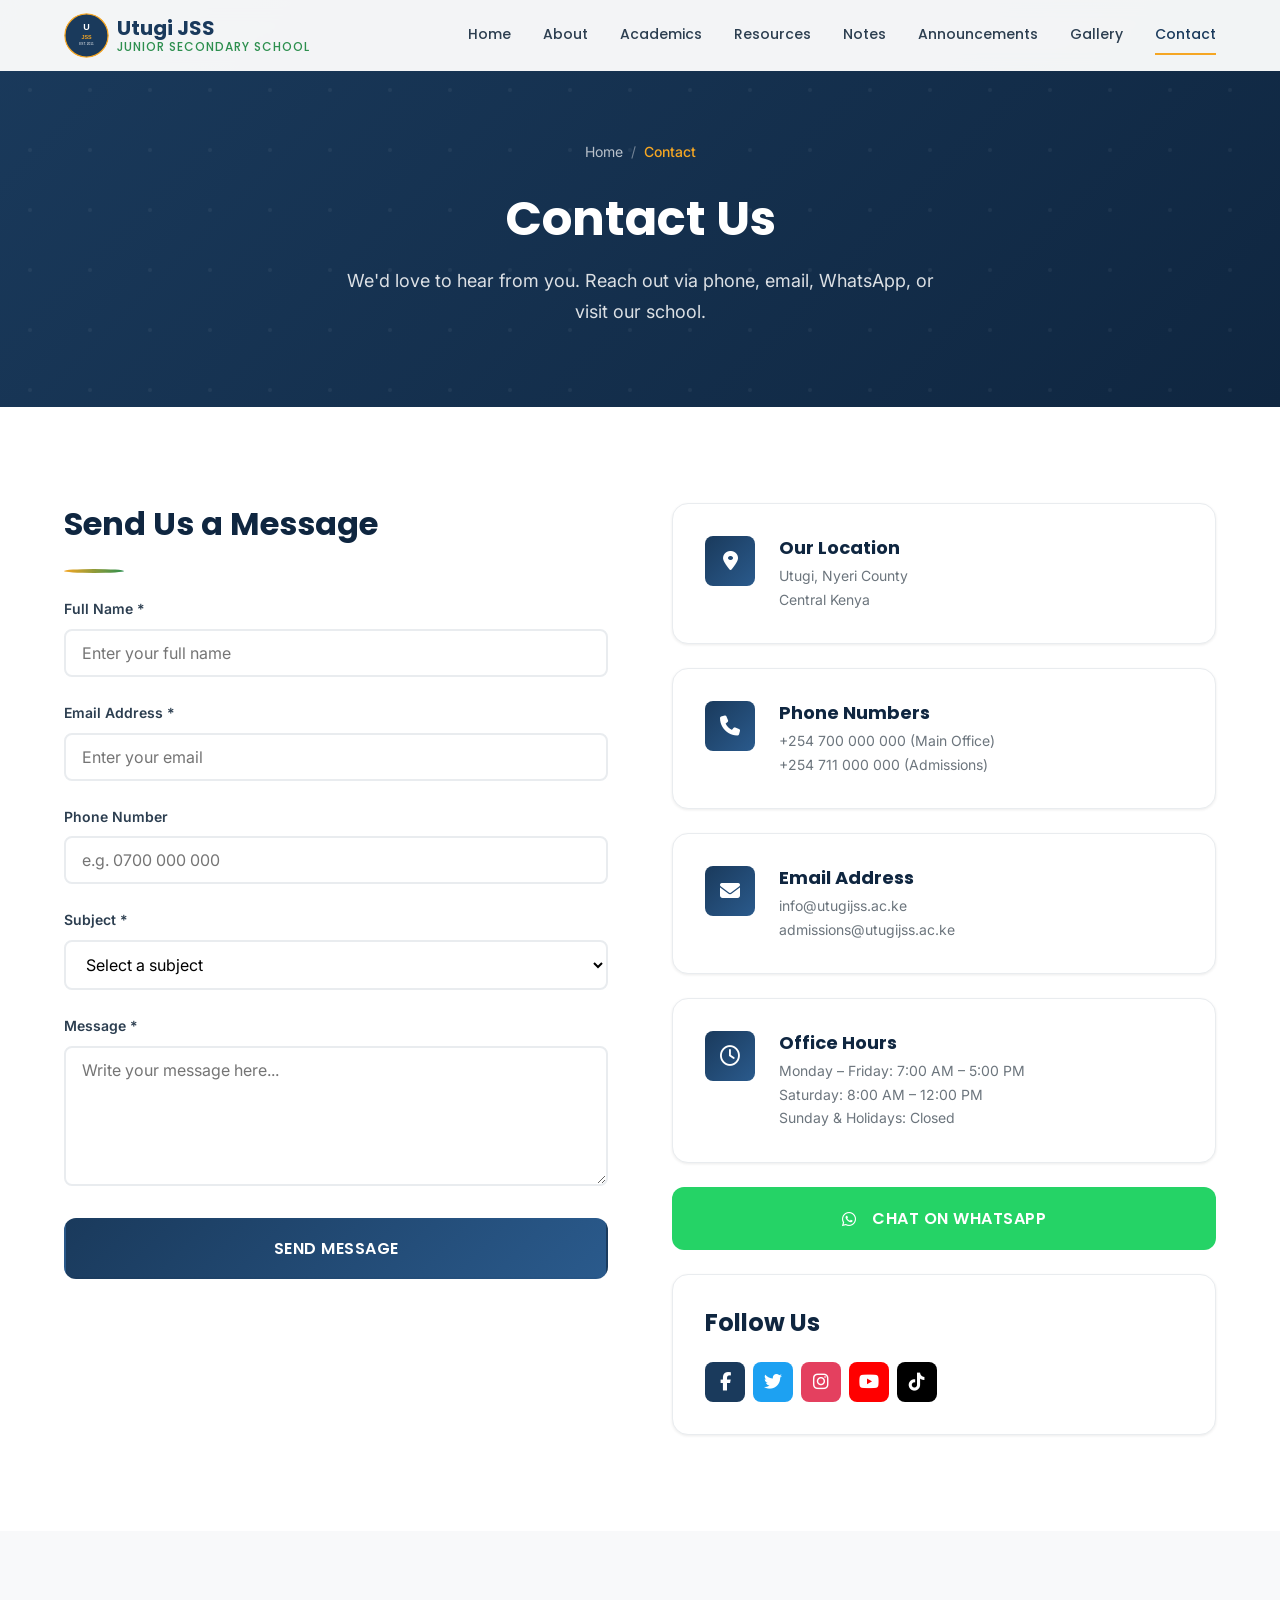
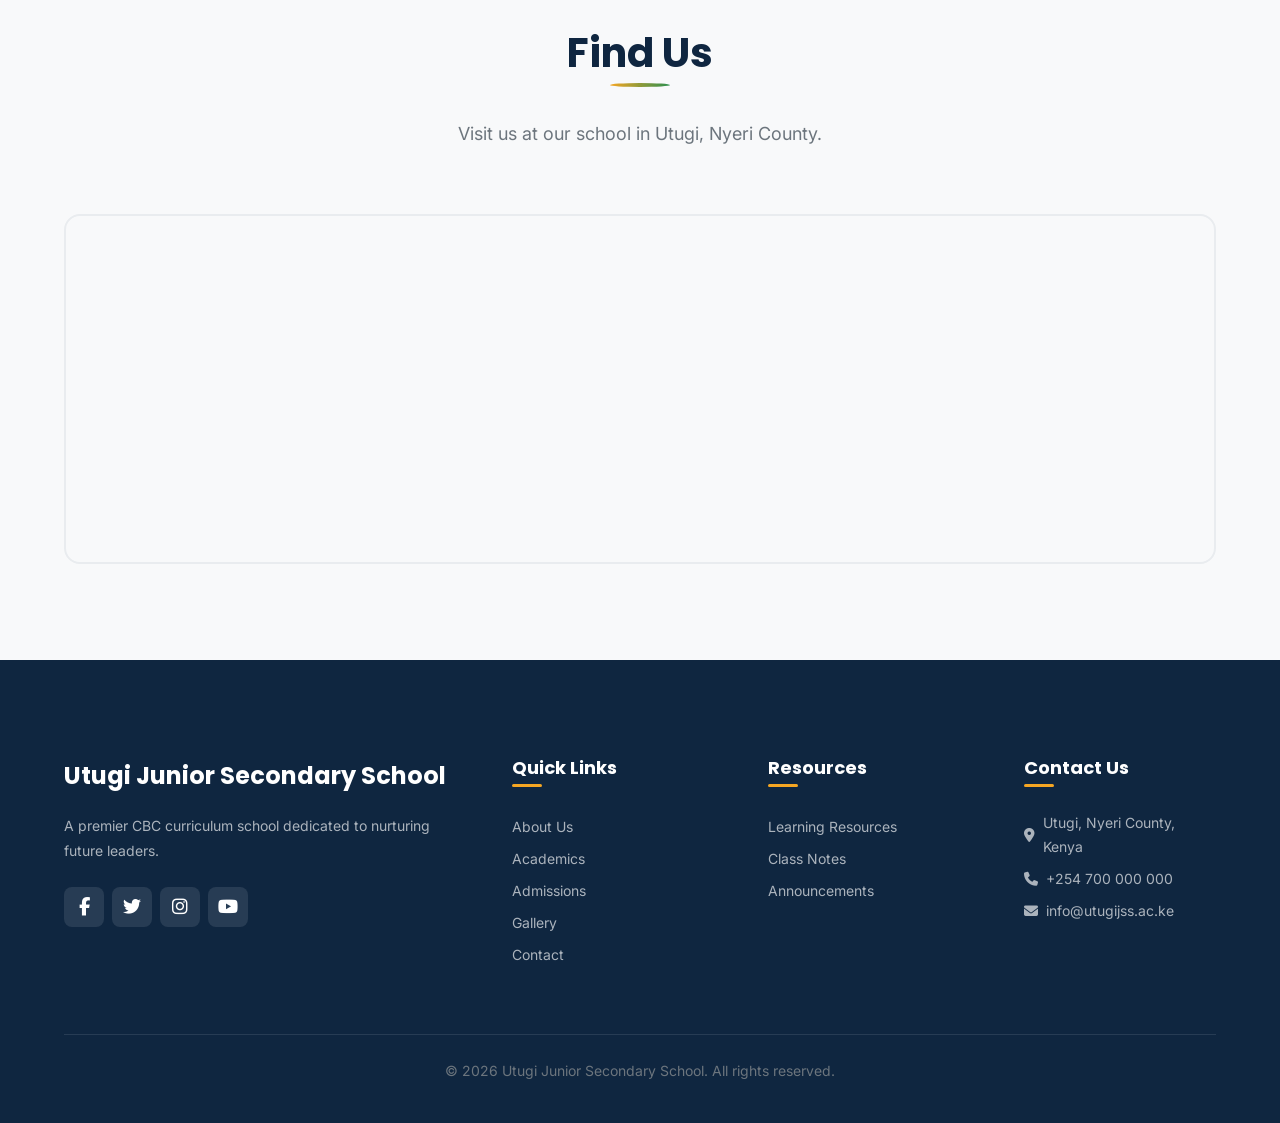
<file: pages/contact.html>
<!DOCTYPE html>
<html lang="en">
<head>
  <meta charset="UTF-8">
  <meta name="viewport" content="width=device-width, initial-scale=1.0">
  <meta name="description" content="Contact Utugi Junior Secondary School. Phone, email, WhatsApp, and visit us in Nyeri County, Kenya.">
  <title>Contact Us | Utugi Junior Secondary School</title>
  <link rel="icon" type="image/svg+xml" href="../assets/images/favicon.svg">
  <link rel="stylesheet" href="https://cdnjs.cloudflare.com/ajax/libs/font-awesome/6.4.0/css/all.min.css">
  <link rel="stylesheet" href="../assets/css/style.css">
  <link rel="stylesheet" href="../assets/css/responsive.css">
</head>
<body>

  <!-- Navigation -->
  <nav class="navbar" id="navbar">
    <div class="container">
      <a href="../index.html" class="nav-logo">
        <img src="../assets/images/favicon.svg" alt="Logo" >
        <div class="logo-text">Utugi JSS<span>Junior Secondary School</span></div>
      </a>
      <div class="nav-menu" id="navMenu">
        <a href="../index.html">Home</a><a href="about.html">About</a><a href="academics.html">Academics</a>
        <a href="../resources.html">Resources</a><a href="../notes.html">Notes</a><a href="../announcements.html">Announcements</a>
        <a href="gallery.html">Gallery</a><a href="contact.html" class="active">Contact</a>
        <div class="nav-cta"><a href="admissions.html" class="btn btn-primary btn-sm">Apply Now</a></div>
      </div>
      <div class="hamburger" id="hamburger"><span></span><span></span><span></span></div>
    </div>
    <div class="nav-overlay" id="navOverlay"></div>
  </nav>

  <!-- Page Hero -->
  <section class="page-hero">
    <div class="container">
      <div class="breadcrumb"><a href="../index.html">Home</a><span class="separator">/</span><span class="current">Contact</span></div>
      <h1>Contact Us</h1>
      <p>We'd love to hear from you. Reach out via phone, email, WhatsApp, or visit our school.</p>
    </div>
  </section>

  <!-- Contact Section -->
  <section class="section">
    <div class="container">
      <div class="contact-grid">
        <!-- Contact Form -->
        <div class="animate-on-scroll">
          <h3>Send Us a Message</h3>
          <div class="divider"></div>
          <form id="contactForm">
            <div class="form-group">
              <label for="fullName">Full Name *</label>
              <input type="text" id="fullName" name="fullName" placeholder="Enter your full name" required>
            </div>
            <div class="form-group">
              <label for="email">Email Address *</label>
              <input type="email" id="email" name="email" placeholder="Enter your email" required>
            </div>
            <div class="form-group">
              <label for="phone">Phone Number</label>
              <input type="tel" id="phone" name="phone" placeholder="e.g. 0700 000 000">
            </div>
            <div class="form-group">
              <label for="subject">Subject *</label>
              <select id="subject" name="subject" required>
                <option value="">Select a subject</option>
                <option value="admissions">Admissions Enquiry</option>
                <option value="academics">Academic Information</option>
                <option value="fees">Fee Structure</option>
                <option value="general">General Enquiry</option>
                <option value="complaint">Feedback / Complaint</option>
                <option value="other">Other</option>
              </select>
            </div>
            <div class="form-group">
              <label for="message">Message *</label>
              <textarea id="message" name="message" placeholder="Write your message here..." required></textarea>
            </div>
            <button type="submit" class="btn btn-primary btn-lg" style="width:100%;justify-content:center">Send Message</button>
          </form>
        </div>

        <!-- Contact Info -->
        <div>
          <div class="card contact-info-card animate-on-scroll">
            <div class="icon"><i class="fa-solid fa-location-dot"></i></div>
            <div>
              <h4>Our Location</h4>
              <p>Utugi, Nyeri County<br>Central Kenya</p>
            </div>
          </div>
          <div class="card contact-info-card animate-on-scroll">
            <div class="icon"><i class="fa-solid fa-phone"></i></div>
            <div>
              <h4>Phone Numbers</h4>
              <p>+254 700 000 000 (Main Office)<br>+254 711 000 000 (Admissions)</p>
            </div>
          </div>
          <div class="card contact-info-card animate-on-scroll">
            <div class="icon"><i class="fa-solid fa-envelope"></i></div>
            <div>
              <h4>Email Address</h4>
              <p>info@utugijss.ac.ke<br>admissions@utugijss.ac.ke</p>
            </div>
          </div>
          <div class="card contact-info-card animate-on-scroll">
            <div class="icon"><i class="fa-regular fa-clock"></i></div>
            <div>
              <h4>Office Hours</h4>
              <p>Monday – Friday: 7:00 AM – 5:00 PM<br>Saturday: 8:00 AM – 12:00 PM<br>Sunday & Holidays: Closed</p>
            </div>
          </div>

          <!-- WhatsApp Button -->
          <a href="https://wa.me/254700000000?text=Hello%2C%20I%20would%20like%20to%20enquire%20about%20Utugi%20JSS" target="_blank" class="btn btn-whatsapp btn-lg animate-on-scroll" style="width:100%;justify-content:center;margin-bottom:var(--space-lg)">
            <i class="fa-brands fa-whatsapp" style="margin-right: 8px;"></i> Chat on WhatsApp
          </a>

          <!-- Social Media -->
          <div class="card animate-on-scroll" style="padding:var(--space-xl)">
            <h4 style="margin-bottom:var(--space-md)">Follow Us</h4>
            <div class="social-links">
              <a href="#" aria-label="Facebook" style="background:var(--primary)"><i class="fa-brands fa-facebook-f"></i></a>
              <a href="#" aria-label="Twitter/X" style="background:#1DA1F2"><i class="fa-brands fa-twitter"></i></a>
              <a href="#" aria-label="Instagram" style="background:#E4405F"><i class="fa-brands fa-instagram"></i></a>
              <a href="#" aria-label="YouTube" style="background:#FF0000"><i class="fa-brands fa-youtube"></i></a>
              <a href="#" aria-label="TikTok" style="background:#000"><i class="fa-brands fa-tiktok"></i></a>
            </div>
          </div>
        </div>
      </div>
    </div>
  </section>

  <!-- Google Maps -->
  <section class="section bg-light">
    <div class="container">
      <div class="section-header animate-on-scroll"><h2>Find Us</h2><p>Visit us at our school in Utugi, Nyeri County.</p></div>
      <div class="map-container animate-on-scroll">
        <!-- Replace the src below with your actual Google Maps embed URL -->
        <iframe src="https://www.google.com/maps/embed?pb=!1m18!1m12!1m3!1d15959.0!2d36.95!3d-0.42!2m3!1f0!2f0!3f0!3m2!1i1024!2i768!4f13.1!3m3!1m2!1s0x0%3A0x0!2zMMKwMjUnMTIuMCJTIDM2wrA1NycwMC4wIkU!5e0!3m2!1sen!2ske!4v1" allowfullscreen="" loading="lazy" referrerpolicy="no-referrer-when-downgrade" title="Utugi Junior Secondary School Location"></iframe>
      </div>
    </div>
  </section>

  <!-- Footer -->
  <footer class="footer">
    <div class="container">
      <div class="footer-grid">
        <div class="footer-about">
          <div class="logo-text">Utugi Junior Secondary School</div>
          <p>A premier CBC curriculum school dedicated to nurturing future leaders.</p>
          <div class="social-links"><a href="#"><i class="fa-brands fa-facebook-f"></i></a><a href="#"><i class="fa-brands fa-twitter"></i></a><a href="#"><i class="fa-brands fa-instagram"></i></a><a href="#"><i class="fa-brands fa-youtube"></i></a></div>
        </div>
        <div class="footer-links"><h4>Quick Links</h4><a href="about.html">About Us</a><a href="academics.html">Academics</a><a href="admissions.html">Admissions</a><a href="gallery.html">Gallery</a><a href="contact.html">Contact</a></div>
        <div class="footer-links"><h4>Resources</h4><a href="../resources.html">Learning Resources</a><a href="../notes.html">Class Notes</a><a href="../announcements.html">Announcements</a></div>
        <div class="footer-contact"><h4>Contact Us</h4><p><i class="fa-solid fa-location-dot"></i> Utugi, Nyeri County, Kenya</p><p><i class="fa-solid fa-phone"></i> +254 700 000 000</p><p><i class="fa-solid fa-envelope"></i> info@utugijss.ac.ke</p></div>
      </div>
      <div class="footer-bottom"><p>&copy; <span id="currentYear">2026</span> Utugi Junior Secondary School. All rights reserved.</p></div>
    </div>
  </footer>

  <button class="back-to-top" id="backToTop" aria-label="Back to top">↑</button>
  <script src="../assets/js/main.js"></script>
</body>
</html>
</file>
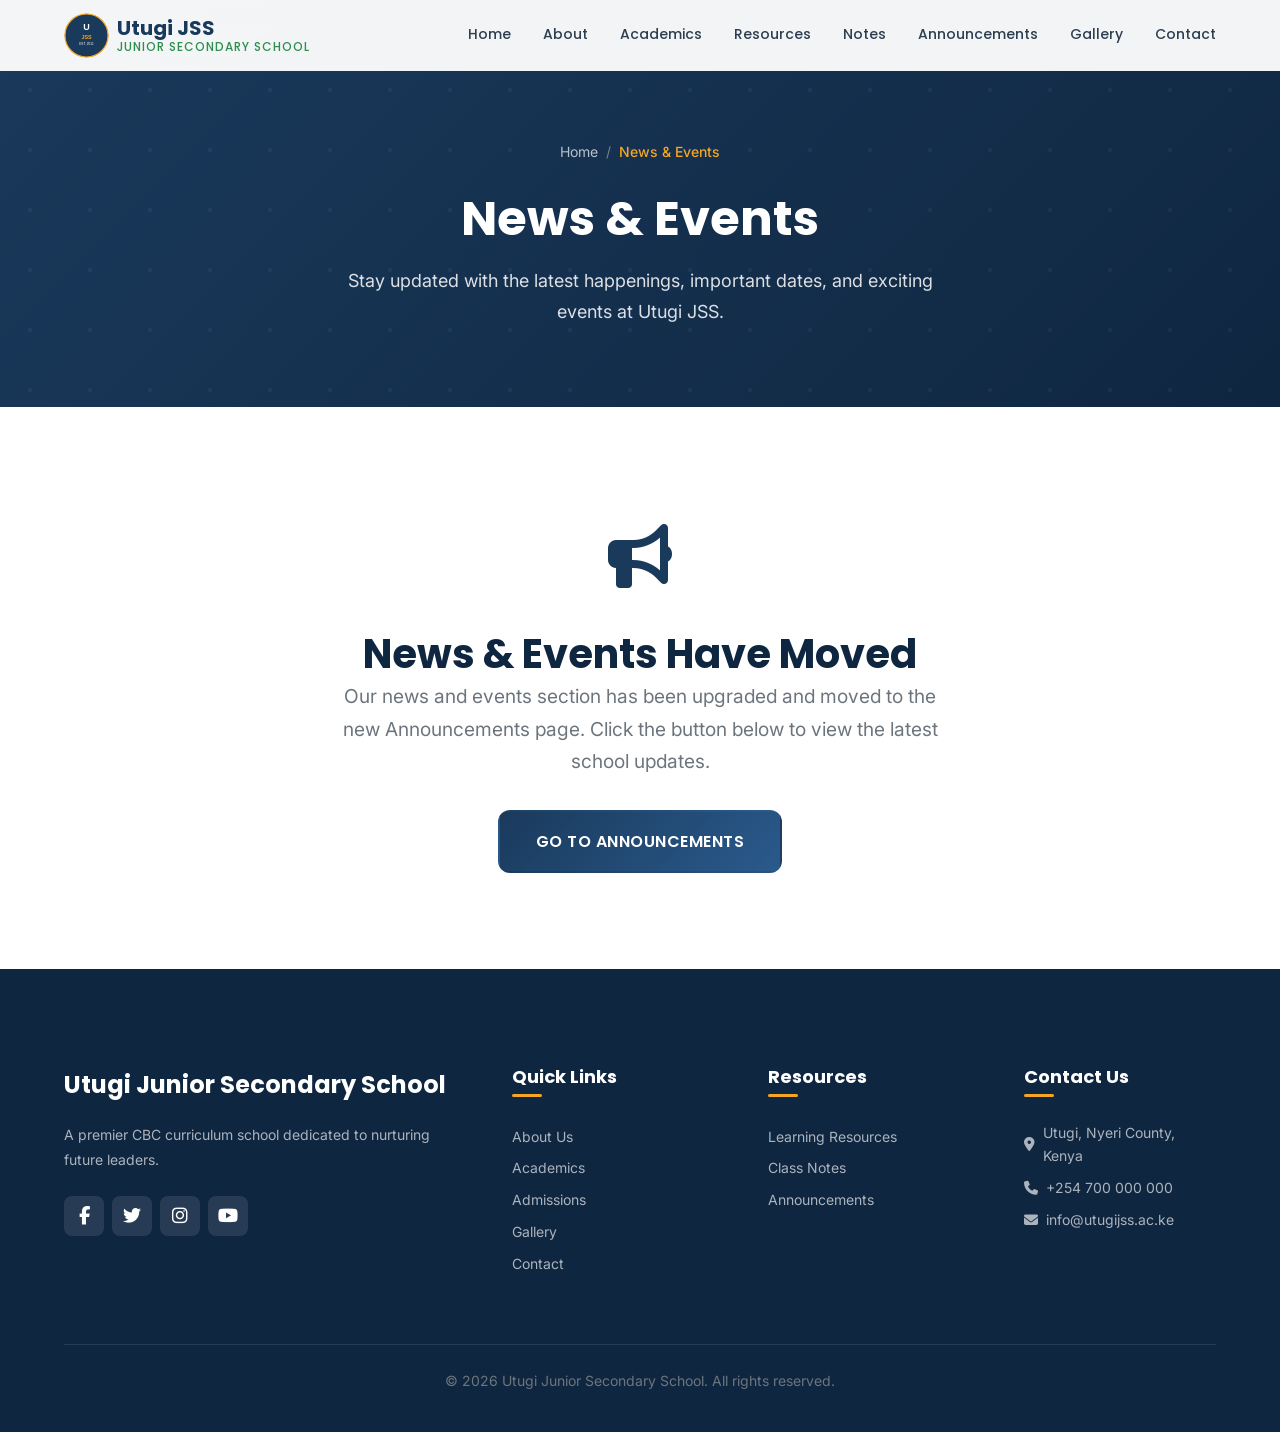
<file: pages/news.html>
<!DOCTYPE html>
<html lang="en">
<head>
  <meta charset="UTF-8">
  <meta name="viewport" content="width=device-width, initial-scale=1.0">
  <meta name="description" content="Latest news, events, and announcements from Utugi Junior Secondary School.">
  <title>News & Events | Utugi Junior Secondary School</title>
  <link rel="icon" type="image/svg+xml" href="../assets/images/favicon.svg">
  <link rel="stylesheet" href="https://cdnjs.cloudflare.com/ajax/libs/font-awesome/6.4.0/css/all.min.css">
  <link rel="stylesheet" href="../assets/css/style.css">
  <link rel="stylesheet" href="../assets/css/responsive.css">
</head>
<body>

  <!-- Navigation -->
  <nav class="navbar" id="navbar">
    <div class="container">
      <a href="../index.html" class="nav-logo">
        <img src="../assets/images/favicon.svg" alt="Logo" >
        <div class="logo-text">Utugi JSS<span>Junior Secondary School</span></div>
      </a>
      <div class="nav-menu" id="navMenu">
        <a href="../index.html">Home</a><a href="about.html">About</a><a href="academics.html">Academics</a>
        <a href="../resources.html">Resources</a><a href="../notes.html">Notes</a><a href="../announcements.html">Announcements</a>
        <a href="gallery.html">Gallery</a><a href="contact.html">Contact</a>
        <div class="nav-cta"><a href="admissions.html" class="btn btn-primary btn-sm">Apply Now</a></div>
      </div>
      <div class="hamburger" id="hamburger"><span></span><span></span><span></span></div>
    </div>
    <div class="nav-overlay" id="navOverlay"></div>
  </nav>

  <!-- Page Hero -->
  <section class="page-hero">
    <div class="container">
      <div class="breadcrumb"><a href="../index.html">Home</a><span class="separator">/</span><span class="current">News & Events</span></div>
      <h1>News & Events</h1>
      <p>Stay updated with the latest happenings, important dates, and exciting events at Utugi JSS.</p>
    </div>
  </section>

  <!-- Moved to Announcements -->
  <section class="section" style="min-height: 40vh; display: flex; align-items: center; justify-content: center; text-align: center;">
    <div class="container">
      <div style="font-size: 4rem; color: var(--primary); margin-bottom: 1rem;"><i class="fa-solid fa-bullhorn"></i></div>
      <h2>News & Events Have Moved</h2>
      <p style="font-size: 1.2rem; max-width: 600px; margin: 0 auto 2rem;">Our news and events section has been upgraded and moved to the new Announcements page. Click the button below to view the latest school updates.</p>
      <a href="../announcements.html" class="btn btn-primary btn-lg">Go to Announcements</a>
    </div>
  </section>



  <!-- Footer -->
  <footer class="footer">
    <div class="container">
      <div class="footer-grid">
        <div class="footer-about">
          <div class="logo-text">Utugi Junior Secondary School</div>
          <p>A premier CBC curriculum school dedicated to nurturing future leaders.</p>
          <div class="social-links"><a href="#"><i class="fa-brands fa-facebook-f"></i></a><a href="#"><i class="fa-brands fa-twitter"></i></a><a href="#"><i class="fa-brands fa-instagram"></i></a><a href="#"><i class="fa-brands fa-youtube"></i></a></div>
        </div>
        <div class="footer-links"><h4>Quick Links</h4><a href="about.html">About Us</a><a href="academics.html">Academics</a><a href="admissions.html">Admissions</a><a href="gallery.html">Gallery</a><a href="contact.html">Contact</a></div>
        <div class="footer-links"><h4>Resources</h4><a href="../resources.html">Learning Resources</a><a href="../notes.html">Class Notes</a><a href="../announcements.html">Announcements</a></div>
        <div class="footer-contact"><h4>Contact Us</h4><p><i class="fa-solid fa-location-dot"></i> Utugi, Nyeri County, Kenya</p><p><i class="fa-solid fa-phone"></i> +254 700 000 000</p><p><i class="fa-solid fa-envelope"></i> info@utugijss.ac.ke</p></div>
      </div>
      <div class="footer-bottom"><p>&copy; <span id="currentYear">2026</span> Utugi Junior Secondary School. All rights reserved.</p></div>
    </div>
  </footer>

  <button class="back-to-top" id="backToTop" aria-label="Back to top">↑</button>
  <script src="../assets/js/main.js"></script>
</body>
</html>
</file>
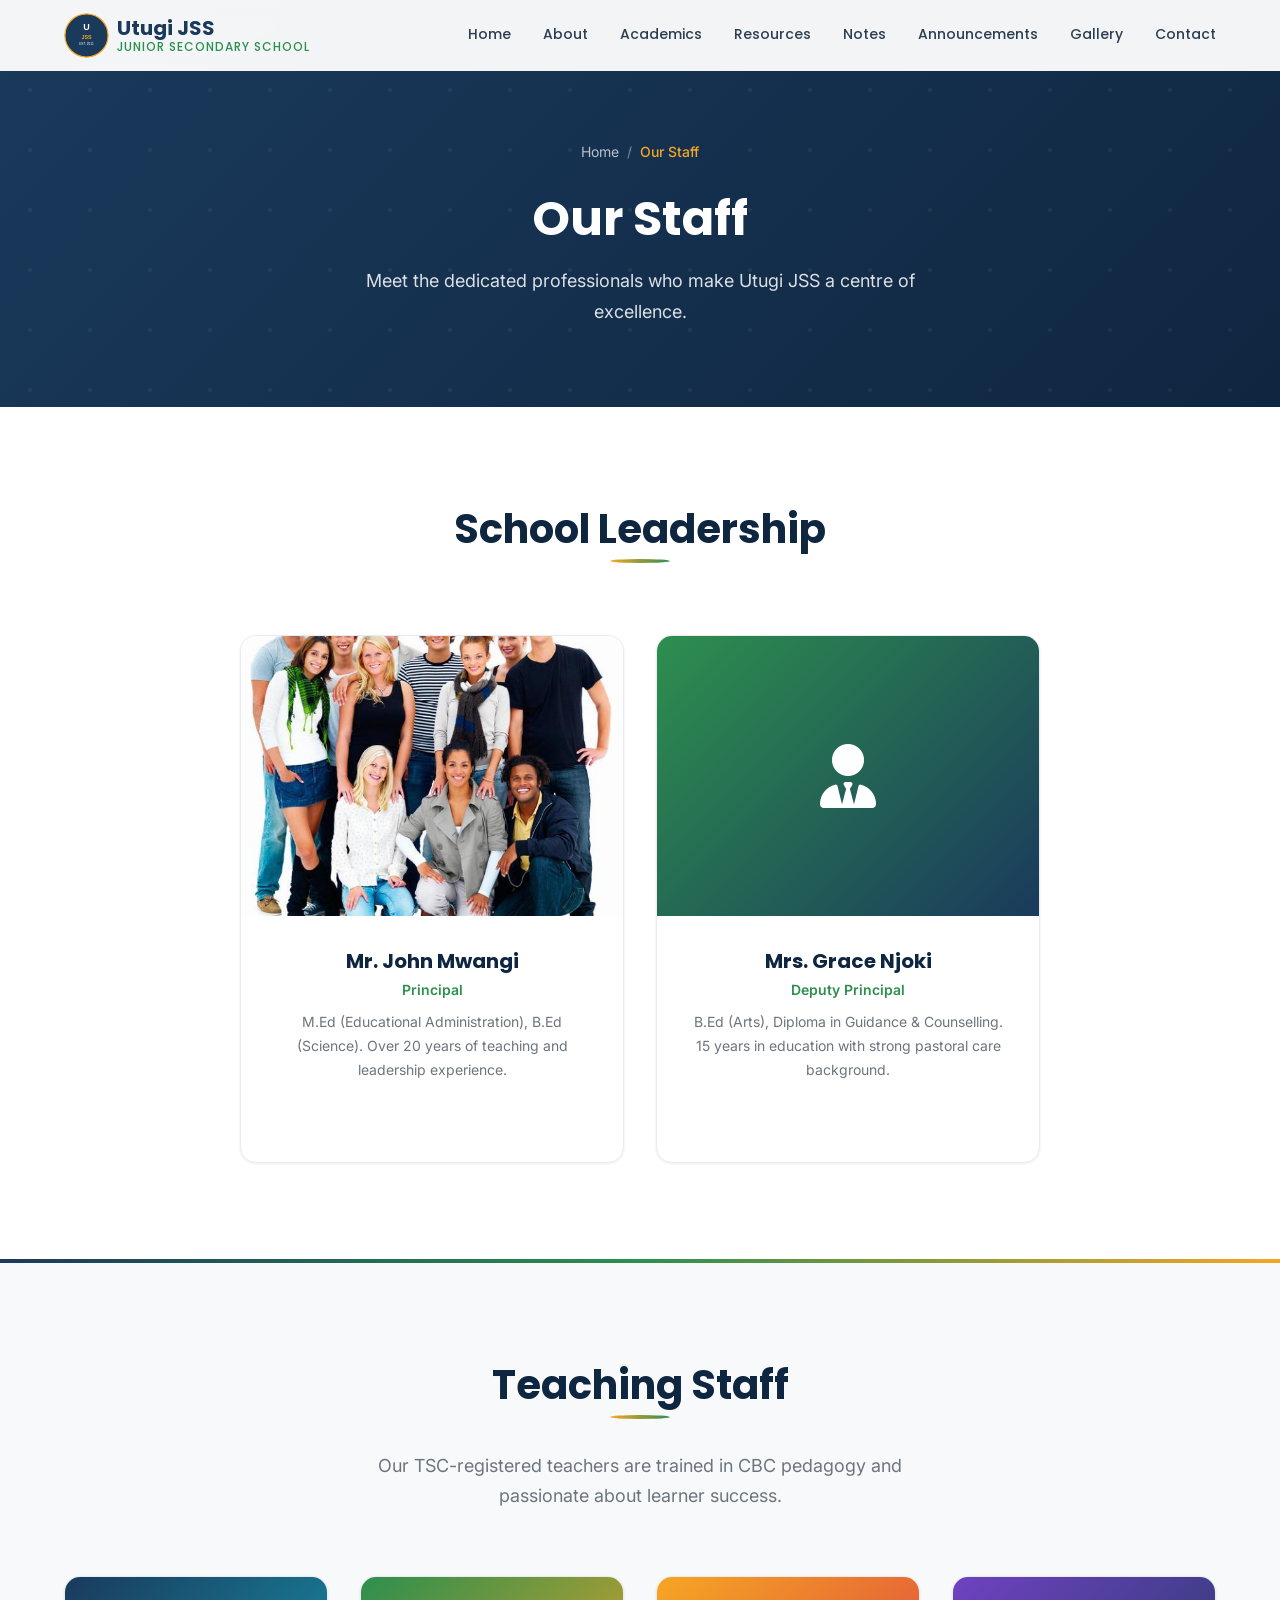
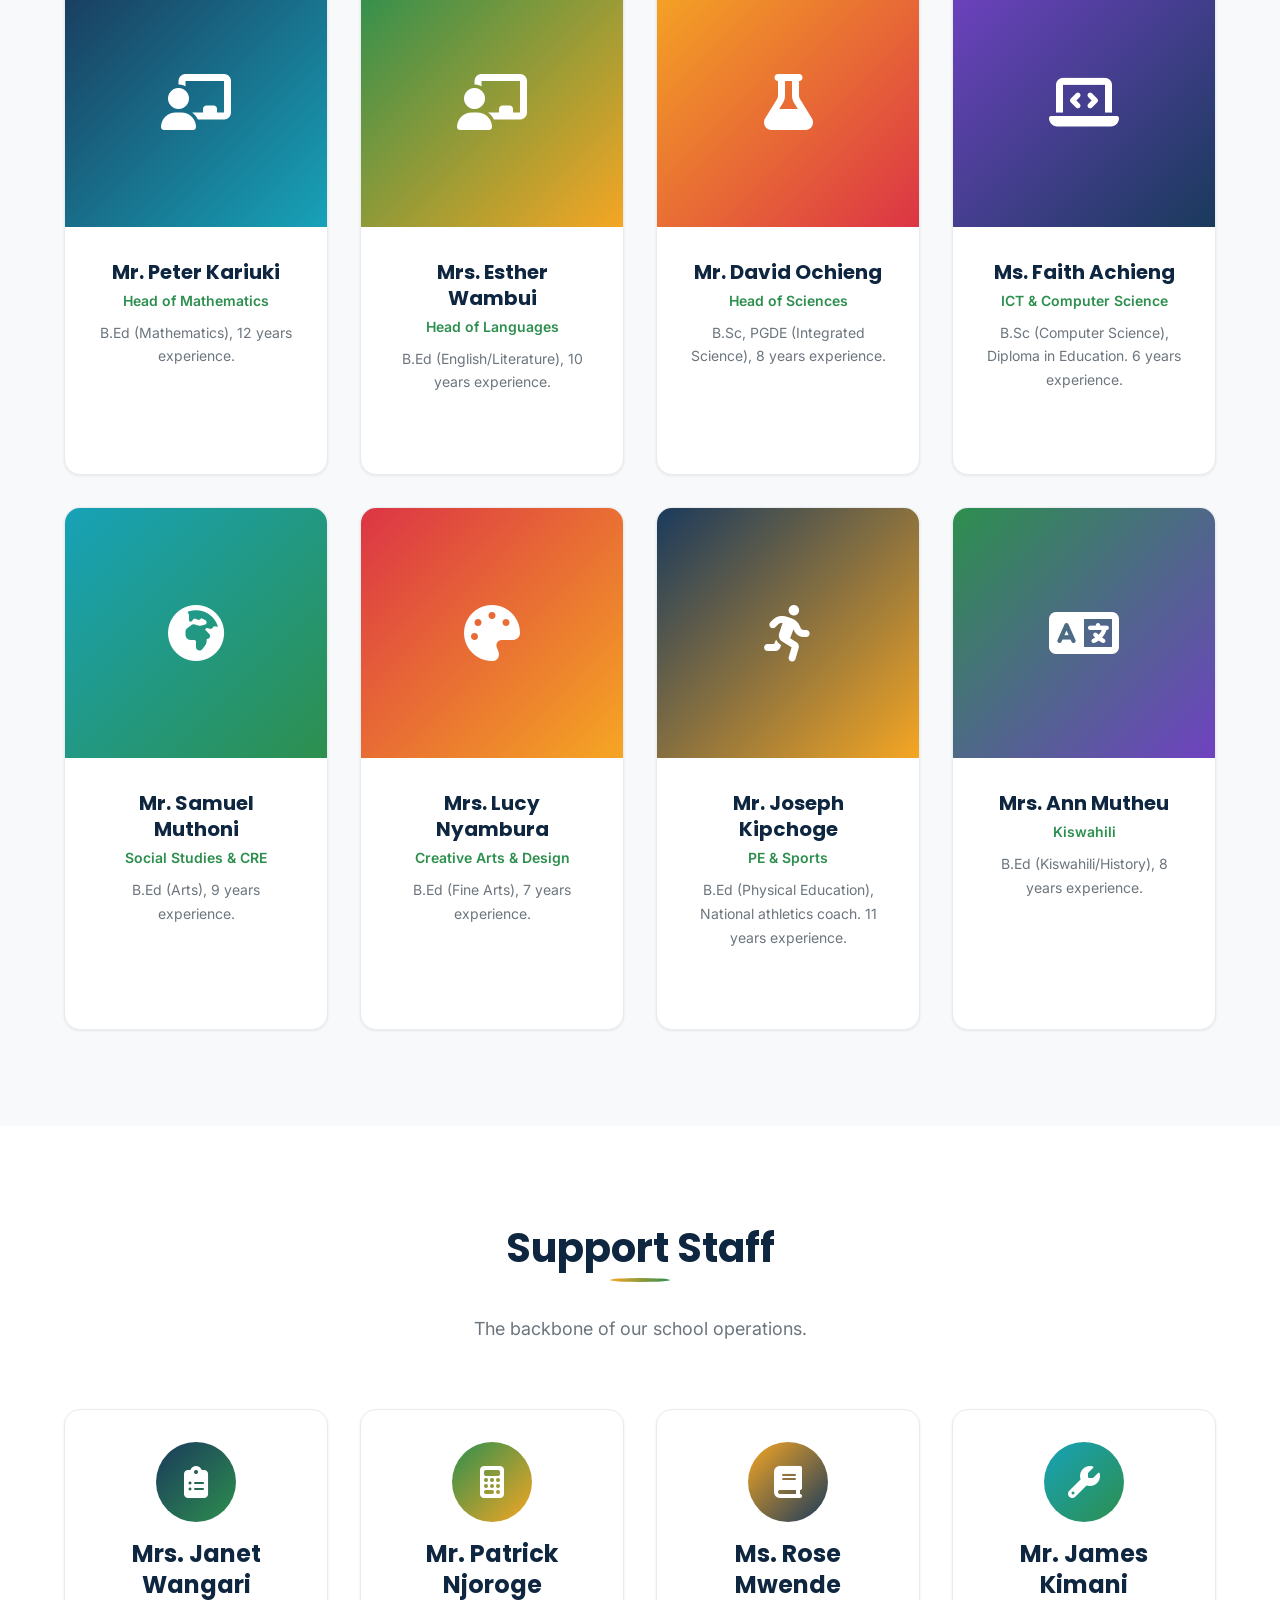
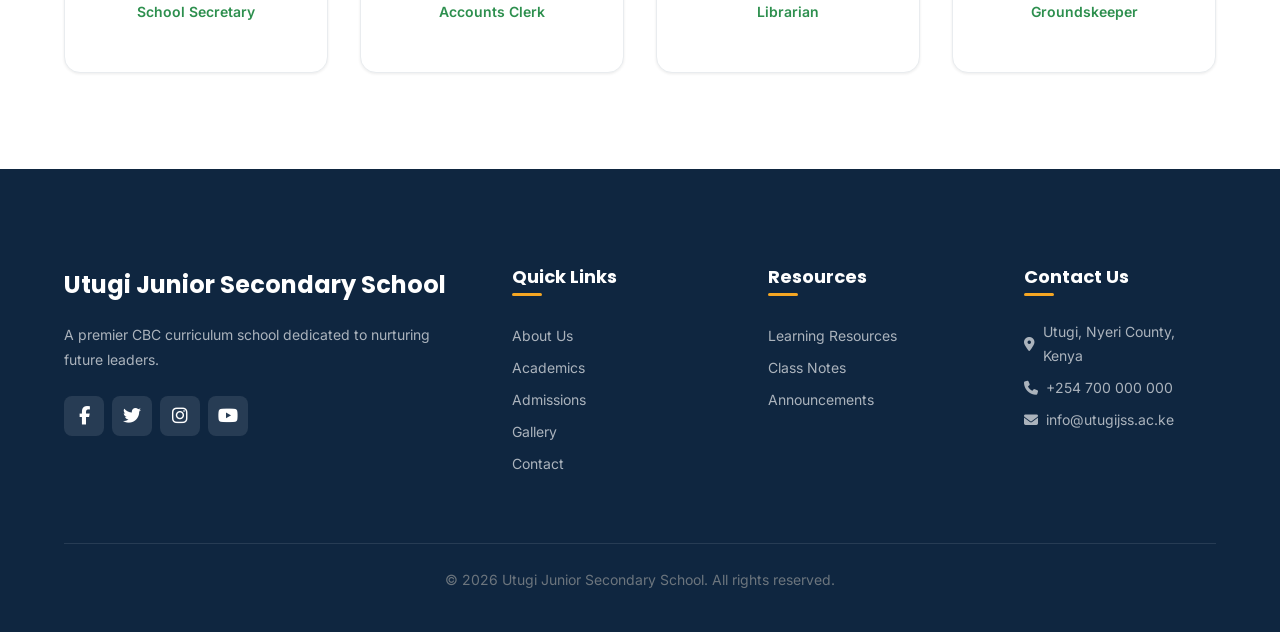
<file: pages/staff.html>
<!DOCTYPE html>
<html lang="en">
<head>
  <meta charset="UTF-8">
  <meta name="viewport" content="width=device-width, initial-scale=1.0">
  <meta name="description" content="Meet the dedicated teaching and support staff of Utugi Junior Secondary School.">
  <title>Our Staff | Utugi Junior Secondary School</title>
  <link rel="icon" type="image/svg+xml" href="../assets/images/favicon.svg">
  <link rel="stylesheet" href="https://cdnjs.cloudflare.com/ajax/libs/font-awesome/6.4.0/css/all.min.css">
  <link rel="stylesheet" href="../assets/css/style.css">
  <link rel="stylesheet" href="../assets/css/responsive.css">
</head>
<body>

  <!-- Navigation -->
  <nav class="navbar" id="navbar">
    <div class="container">
      <a href="../index.html" class="nav-logo">
        <img src="../assets/images/favicon.svg" alt="Logo" >
        <div class="logo-text">Utugi JSS<span>Junior Secondary School</span></div>
      </a>
      <div class="nav-menu" id="navMenu">
        <a href="../index.html">Home</a><a href="about.html">About</a><a href="academics.html">Academics</a>
        <a href="../resources.html">Resources</a><a href="../notes.html">Notes</a><a href="../announcements.html">Announcements</a>
        <a href="gallery.html">Gallery</a><a href="contact.html">Contact</a>
        <div class="nav-cta"><a href="admissions.html" class="btn btn-primary btn-sm">Apply Now</a></div>
      </div>
      <div class="hamburger" id="hamburger"><span></span><span></span><span></span></div>
    </div>
    <div class="nav-overlay" id="navOverlay"></div>
  </nav>

  <!-- Page Hero -->
  <section class="page-hero">
    <div class="container">
      <div class="breadcrumb"><a href="../index.html">Home</a><span class="separator">/</span><span class="current">Our Staff</span></div>
      <h1>Our Staff</h1>
      <p>Meet the dedicated professionals who make Utugi JSS a centre of excellence.</p>
    </div>
  </section>

  <!-- School Leadership -->
  <section class="section">
    <div class="container">
      <div class="section-header animate-on-scroll"><h2>School Leadership</h2></div>
      <div class="grid grid-2" style="max-width:800px;margin:0 auto">
        <!-- Principal -->
        <div class="card staff-card animate-on-scroll">
          <img src="../assets/images/staff/principal-new.png" alt="Principal - Mr. John Mwangi" class="card-img" loading="lazy">
          <div class="card-body">
            <h3>Mr. John Mwangi</h3>
            <p class="staff-role">Principal</p>
            <p>M.Ed (Educational Administration), B.Ed (Science). Over 20 years of teaching and leadership experience.</p>
          </div>
        </div>
        <!-- Deputy Principal -->
        <div class="card staff-card animate-on-scroll">
          <div style="height:280px;background:linear-gradient(135deg,#2d8f4e,#1a3a5c);display:flex;align-items:center;justify-content:center;color:#fff;font-size:4rem"><i class="fa-solid fa-user-tie"></i></div>
          <div class="card-body">
            <h3>Mrs. Grace Njoki</h3>
            <p class="staff-role">Deputy Principal</p>
            <p>B.Ed (Arts), Diploma in Guidance & Counselling. 15 years in education with strong pastoral care background.</p>
          </div>
        </div>
      </div>
    </div>
  </section>

  <hr class="section-divider">

  <!-- Teaching Staff -->
  <section class="section bg-light">
    <div class="container">
      <div class="section-header animate-on-scroll"><h2>Teaching Staff</h2><p>Our TSC-registered teachers are trained in CBC pedagogy and passionate about learner success.</p></div>
      <div class="grid grid-4">
        <div class="card staff-card animate-on-scroll">
          <div style="height:250px;background:linear-gradient(135deg,#1a3a5c,#17a2b8);display:flex;align-items:center;justify-content:center;color:#fff;font-size:3.5rem"><i class="fa-solid fa-chalkboard-user"></i></div>
          <div class="card-body"><h3>Mr. Peter Kariuki</h3><p class="staff-role">Head of Mathematics</p><p>B.Ed (Mathematics), 12 years experience.</p></div>
        </div>
        <div class="card staff-card animate-on-scroll">
          <div style="height:250px;background:linear-gradient(135deg,#2d8f4e,#f5a623);display:flex;align-items:center;justify-content:center;color:#fff;font-size:3.5rem"><i class="fa-solid fa-chalkboard-user"></i></div>
          <div class="card-body"><h3>Mrs. Esther Wambui</h3><p class="staff-role">Head of Languages</p><p>B.Ed (English/Literature), 10 years experience.</p></div>
        </div>
        <div class="card staff-card animate-on-scroll">
          <div style="height:250px;background:linear-gradient(135deg,#f5a623,#dc3545);display:flex;align-items:center;justify-content:center;color:#fff;font-size:3.5rem"><i class="fa-solid fa-flask"></i></div>
          <div class="card-body"><h3>Mr. David Ochieng</h3><p class="staff-role">Head of Sciences</p><p>B.Sc, PGDE (Integrated Science), 8 years experience.</p></div>
        </div>
        <div class="card staff-card animate-on-scroll">
          <div style="height:250px;background:linear-gradient(135deg,#6f42c1,#1a3a5c);display:flex;align-items:center;justify-content:center;color:#fff;font-size:3.5rem"><i class="fa-solid fa-laptop-code"></i></div>
          <div class="card-body"><h3>Ms. Faith Achieng</h3><p class="staff-role">ICT & Computer Science</p><p>B.Sc (Computer Science), Diploma in Education. 6 years experience.</p></div>
        </div>
        <div class="card staff-card animate-on-scroll">
          <div style="height:250px;background:linear-gradient(135deg,#17a2b8,#2d8f4e);display:flex;align-items:center;justify-content:center;color:#fff;font-size:3.5rem"><i class="fa-solid fa-earth-africa"></i></div>
          <div class="card-body"><h3>Mr. Samuel Muthoni</h3><p class="staff-role">Social Studies & CRE</p><p>B.Ed (Arts), 9 years experience.</p></div>
        </div>
        <div class="card staff-card animate-on-scroll">
          <div style="height:250px;background:linear-gradient(135deg,#dc3545,#f5a623);display:flex;align-items:center;justify-content:center;color:#fff;font-size:3.5rem"><i class="fa-solid fa-palette"></i></div>
          <div class="card-body"><h3>Mrs. Lucy Nyambura</h3><p class="staff-role">Creative Arts & Design</p><p>B.Ed (Fine Arts), 7 years experience.</p></div>
        </div>
        <div class="card staff-card animate-on-scroll">
          <div style="height:250px;background:linear-gradient(135deg,#1a3a5c,#f5a623);display:flex;align-items:center;justify-content:center;color:#fff;font-size:3.5rem"><i class="fa-solid fa-person-running"></i></div>
          <div class="card-body"><h3>Mr. Joseph Kipchoge</h3><p class="staff-role">PE & Sports</p><p>B.Ed (Physical Education), National athletics coach. 11 years experience.</p></div>
        </div>
        <div class="card staff-card animate-on-scroll">
          <div style="height:250px;background:linear-gradient(135deg,#2d8f4e,#6f42c1);display:flex;align-items:center;justify-content:center;color:#fff;font-size:3.5rem"><i class="fa-solid fa-language"></i></div>
          <div class="card-body"><h3>Mrs. Ann Mutheu</h3><p class="staff-role">Kiswahili</p><p>B.Ed (Kiswahili/History), 8 years experience.</p></div>
        </div>
      </div>
    </div>
  </section>

  <!-- Support Staff -->
  <section class="section">
    <div class="container">
      <div class="section-header animate-on-scroll"><h2>Support Staff</h2><p>The backbone of our school operations.</p></div>
      <div class="grid grid-4">
        <div class="card animate-on-scroll" style="padding:var(--space-xl);text-align:center">
          <div style="width:80px;height:80px;margin:0 auto var(--space-md);background:linear-gradient(135deg,var(--primary),var(--secondary));border-radius:50%;display:flex;align-items:center;justify-content:center;font-size:2rem;color:#fff;"><i class="fa-solid fa-clipboard-list"></i></div>
          <h4>Mrs. Janet Wangari</h4><p style="color:var(--secondary);font-weight:600;font-size:var(--fs-sm)">School Secretary</p>
        </div>
        <div class="card animate-on-scroll" style="padding:var(--space-xl);text-align:center">
          <div style="width:80px;height:80px;margin:0 auto var(--space-md);background:linear-gradient(135deg,var(--secondary),var(--accent));border-radius:50%;display:flex;align-items:center;justify-content:center;font-size:2rem;color:#fff;"><i class="fa-solid fa-calculator"></i></div>
          <h4>Mr. Patrick Njoroge</h4><p style="color:var(--secondary);font-weight:600;font-size:var(--fs-sm)">Accounts Clerk</p>
        </div>
        <div class="card animate-on-scroll" style="padding:var(--space-xl);text-align:center">
          <div style="width:80px;height:80px;margin:0 auto var(--space-md);background:linear-gradient(135deg,var(--accent),var(--primary));border-radius:50%;display:flex;align-items:center;justify-content:center;font-size:2rem;color:#fff;"><i class="fa-solid fa-book"></i></div>
          <h4>Ms. Rose Mwende</h4><p style="color:var(--secondary);font-weight:600;font-size:var(--fs-sm)">Librarian</p>
        </div>
        <div class="card animate-on-scroll" style="padding:var(--space-xl);text-align:center">
          <div style="width:80px;height:80px;margin:0 auto var(--space-md);background:linear-gradient(135deg,var(--info),var(--secondary));border-radius:50%;display:flex;align-items:center;justify-content:center;font-size:2rem;color:#fff;"><i class="fa-solid fa-wrench"></i></div>
          <h4>Mr. James Kimani</h4><p style="color:var(--secondary);font-weight:600;font-size:var(--fs-sm)">Groundskeeper</p>
        </div>
      </div>
    </div>
  </section>

  <!-- Footer -->
  <footer class="footer">
    <div class="container">
      <div class="footer-grid">
        <div class="footer-about">
          <div class="logo-text">Utugi Junior Secondary School</div>
          <p>A premier CBC curriculum school dedicated to nurturing future leaders.</p>
          <div class="social-links"><a href="#"><i class="fa-brands fa-facebook-f"></i></a><a href="#"><i class="fa-brands fa-twitter"></i></a><a href="#"><i class="fa-brands fa-instagram"></i></a><a href="#"><i class="fa-brands fa-youtube"></i></a></div>
        </div>
        <div class="footer-links"><h4>Quick Links</h4><a href="about.html">About Us</a><a href="academics.html">Academics</a><a href="admissions.html">Admissions</a><a href="gallery.html">Gallery</a><a href="contact.html">Contact</a></div>
        <div class="footer-links"><h4>Resources</h4><a href="../resources.html">Learning Resources</a><a href="../notes.html">Class Notes</a><a href="../announcements.html">Announcements</a></div>
        <div class="footer-contact"><h4>Contact Us</h4><p><i class="fa-solid fa-location-dot"></i> Utugi, Nyeri County, Kenya</p><p><i class="fa-solid fa-phone"></i> +254 700 000 000</p><p><i class="fa-solid fa-envelope"></i> info@utugijss.ac.ke</p></div>
      </div>
      <div class="footer-bottom"><p>&copy; <span id="currentYear">2026</span> Utugi Junior Secondary School. All rights reserved.</p></div>
    </div>
  </footer>

  <button class="back-to-top" id="backToTop" aria-label="Back to top">↑</button>
  <script src="../assets/js/main.js"></script>
</body>
</html>
</file>
<file: assets/css/style.css>
/* ========================================
   UTUGI JUNIOR SECONDARY SCHOOL - MAIN STYLES
   Modern CBC School Website
   ======================================== */

/* ----- Google Fonts Import ----- */
@import url('https://fonts.googleapis.com/css2?family=Inter:wght@300;400;500;600;700&family=Poppins:wght@400;500;600;700;800&display=swap');

/* ========================================
   CSS CUSTOM PROPERTIES (Design Tokens)
   ======================================== */
:root {
  /* Primary Colors */
  --primary: #1a3a5c;
  --primary-light: #2a5a8c;
  --primary-dark: #0f2640;
  
  /* Secondary Colors */
  --secondary: #2d8f4e;
  --secondary-light: #3ab362;
  --secondary-dark: #1e6b38;
  
  /* Accent Colors */
  --accent: #f5a623;
  --accent-light: #ffc857;
  --accent-dark: #d4891a;
  
  /* Neutral Colors */
  --white: #ffffff;
  --off-white: #f8f9fa;
  --light-gray: #e9ecef;
  --gray: #adb5bd;
  --dark-gray: #6c757d;
  --dark: #2c3e50;
  --black: #1a1a2e;
  
  /* Functional Colors */
  --success: #28a745;
  --info: #17a2b8;
  --warning: #ffc107;
  --danger: #dc3545;
  
  /* Typography */
  --font-heading: 'Poppins', sans-serif;
  --font-body: 'Inter', sans-serif;
  
  /* Font Sizes */
  --fs-xs: 0.75rem;
  --fs-sm: 0.875rem;
  --fs-base: 1rem;
  --fs-md: 1.125rem;
  --fs-lg: 1.25rem;
  --fs-xl: 1.5rem;
  --fs-2xl: 2rem;
  --fs-3xl: 2.5rem;
  --fs-4xl: 3rem;
  --fs-5xl: 3.5rem;
  
  /* Spacing */
  --space-xs: 0.25rem;
  --space-sm: 0.5rem;
  --space-md: 1rem;
  --space-lg: 1.5rem;
  --space-xl: 2rem;
  --space-2xl: 3rem;
  --space-3xl: 4rem;
  --space-4xl: 6rem;
  
  /* Border Radius */
  --radius-sm: 4px;
  --radius-md: 8px;
  --radius-lg: 12px;
  --radius-xl: 16px;
  --radius-2xl: 24px;
  --radius-full: 50%;
  
  /* Shadows */
  --shadow-sm: 0 1px 3px rgba(0,0,0,0.08);
  --shadow-md: 0 4px 12px rgba(0,0,0,0.1);
  --shadow-lg: 0 8px 30px rgba(0,0,0,0.12);
  --shadow-xl: 0 12px 40px rgba(0,0,0,0.15);
  
  /* Transitions */
  --transition-fast: 0.2s ease;
  --transition-base: 0.3s ease;
  --transition-slow: 0.5s ease;
  
  /* Layout */
  --max-width: 1200px;
  --nav-height: 70px;
}

/* ========================================
   RESET & BASE STYLES
   ======================================== */
*,
*::before,
*::after {
  margin: 0;
  padding: 0;
  box-sizing: border-box;
}

html {
  scroll-behavior: smooth;
  font-size: 16px;
}

body {
  font-family: var(--font-body);
  font-size: var(--fs-base);
  line-height: 1.7;
  color: var(--dark);
  background-color: var(--white);
  overflow-x: hidden;
  -webkit-font-smoothing: antialiased;
  -moz-osx-font-smoothing: grayscale;
}

img {
  max-width: 100%;
  height: auto;
  display: block;
}

a {
  text-decoration: none;
  color: inherit;
  transition: color var(--transition-fast);
}

ul, ol {
  list-style: none;
}

h1, h2, h3, h4, h5, h6 {
  font-family: var(--font-heading);
  font-weight: 700;
  line-height: 1.3;
  color: var(--primary-dark);
}

h1 { font-size: var(--fs-4xl); }
h2 { font-size: var(--fs-3xl); }
h3 { font-size: var(--fs-2xl); }
h4 { font-size: var(--fs-xl); }
h5 { font-size: var(--fs-lg); }

p {
  margin-bottom: var(--space-md);
  color: var(--dark-gray);
}

/* ========================================
   UTILITY CLASSES
   ======================================== */
.container {
  width: 100%;
  max-width: var(--max-width);
  margin: 0 auto;
  padding: 0 var(--space-lg);
}

.section {
  padding: var(--space-4xl) 0;
}

.section-header {
  text-align: center;
  margin-bottom: var(--space-3xl);
}

.section-header h2 {
  position: relative;
  display: inline-block;
  margin-bottom: var(--space-md);
}

.section-header h2::after {
  content: '';
  position: absolute;
  bottom: -8px;
  left: 50%;
  transform: translateX(-50%);
  width: 60px;
  height: 4px;
  background: linear-gradient(90deg, var(--accent), var(--secondary));
  border-radius: var(--radius-full);
}

.section-header p {
  max-width: 600px;
  margin: var(--space-lg) auto 0;
  font-size: var(--fs-md);
}

.section-divider {
  width: 100%;
  height: 4px;
  background: linear-gradient(90deg, var(--primary), var(--secondary), var(--accent));
  border: none;
}

.text-primary { color: var(--primary); }
.text-secondary { color: var(--secondary); }
.text-accent { color: var(--accent); }
.text-center { text-align: center; }

.bg-primary { background-color: var(--primary); }
.bg-secondary { background-color: var(--secondary); }
.bg-light { background-color: var(--off-white); }
.bg-white { background-color: var(--white); }

/* ========================================
   BUTTONS
   ======================================== */
.btn {
  display: inline-flex;
  align-items: center;
  gap: var(--space-sm);
  padding: 12px 28px;
  font-family: var(--font-heading);
  font-size: var(--fs-sm);
  font-weight: 600;
  border: 2px solid transparent;
  border-radius: var(--radius-lg);
  cursor: pointer;
  transition: all var(--transition-base);
  text-transform: uppercase;
  letter-spacing: 0.5px;
}

.btn-primary {
  background: linear-gradient(135deg, var(--primary), var(--primary-light));
  color: var(--white);
}

.btn-primary:hover {
  background: linear-gradient(135deg, var(--primary-light), var(--primary));
  transform: translateY(-2px);
  box-shadow: var(--shadow-lg);
}

.btn-secondary {
  background: linear-gradient(135deg, var(--secondary), var(--secondary-light));
  color: var(--white);
}

.btn-secondary:hover {
  transform: translateY(-2px);
  box-shadow: var(--shadow-lg);
}

.btn-accent {
  background: linear-gradient(135deg, var(--accent), var(--accent-light));
  color: var(--primary-dark);
}

.btn-accent:hover {
  transform: translateY(-2px);
  box-shadow: var(--shadow-lg);
}

.btn-outline {
  background: transparent;
  color: var(--white);
  border-color: var(--white);
}

.btn-outline:hover {
  background: var(--white);
  color: var(--primary);
}

.btn-outline-primary {
  background: transparent;
  color: var(--primary);
  border-color: var(--primary);
}

.btn-outline-primary:hover {
  background: var(--primary);
  color: var(--white);
}

.btn-whatsapp {
  background: #25D366;
  color: var(--white);
}

.btn-whatsapp:hover {
  background: #1da851;
  transform: translateY(-2px);
}

.btn-lg {
  padding: 16px 36px;
  font-size: var(--fs-base);
}

.btn-sm {
  padding: 8px 18px;
  font-size: var(--fs-xs);
}

/* ========================================
   NAVIGATION
   ======================================== */
.navbar {
  position: fixed;
  top: 0;
  left: 0;
  width: 100%;
  z-index: 1000;
  background: rgba(255, 255, 255, 0.95);
  backdrop-filter: blur(10px);
  -webkit-backdrop-filter: blur(10px);
  transition: all var(--transition-base);
  border-bottom: 1px solid transparent;
}

.navbar.scrolled {
  background: rgba(255, 255, 255, 0.98);
  box-shadow: var(--shadow-md);
  border-bottom-color: var(--light-gray);
}

.navbar .container {
  display: flex;
  align-items: center;
  justify-content: space-between;
  height: var(--nav-height);
}

.nav-logo {
  display: flex;
  align-items: center;
  gap: var(--space-sm);
}

.nav-logo img {
  width: 45px;
  height: 45px;
  border-radius: var(--radius-full);
  object-fit: cover;
}

.nav-logo .logo-text {
  font-family: var(--font-heading);
  font-weight: 700;
  font-size: var(--fs-lg);
  color: var(--primary);
  line-height: 1.2;
}

.nav-logo .logo-text span {
  display: block;
  font-size: var(--fs-xs);
  font-weight: 500;
  color: var(--secondary);
  text-transform: uppercase;
  letter-spacing: 1px;
}

.nav-menu {
  display: flex;
  align-items: center;
  gap: var(--space-xl);
}

.nav-menu a {
  font-family: var(--font-heading);
  font-size: var(--fs-sm);
  font-weight: 500;
  color: var(--dark);
  position: relative;
  padding: var(--space-sm) 0;
}

.nav-menu a::after {
  content: '';
  position: absolute;
  bottom: 0;
  left: 0;
  width: 0;
  height: 2px;
  background: var(--accent);
  transition: width var(--transition-base);
}

.nav-menu a:hover::after,
.nav-menu a.active::after {
  width: 100%;
}

.nav-menu a:hover,
.nav-menu a.active {
  color: var(--primary);
}

.nav-cta {
  display: none;
}

/* Hamburger Menu */
.hamburger {
  display: none;
  flex-direction: column;
  gap: 5px;
  cursor: pointer;
  padding: 5px;
  z-index: 1001;
}

.hamburger span {
  display: block;
  width: 25px;
  height: 3px;
  background: var(--primary);
  border-radius: 2px;
  transition: all var(--transition-base);
}

.hamburger.active span:nth-child(1) {
  transform: rotate(45deg) translate(5px, 6px);
}

.hamburger.active span:nth-child(2) {
  opacity: 0;
}

.hamburger.active span:nth-child(3) {
  transform: rotate(-45deg) translate(5px, -6px);
}

/* ========================================
   HERO SECTION
   ======================================== */
.hero {
  position: relative;
  min-height: 100vh;
  display: flex;
  align-items: center;
  background: linear-gradient(135deg, rgba(26, 58, 92, 0.85), rgba(45, 143, 78, 0.7));
  overflow: hidden;
}

.hero-bg {
  position: absolute;
  top: 0;
  left: 0;
  width: 100%;
  height: 100%;
  object-fit: cover;
  z-index: -1;
}

.hero-content {
  position: relative;
  z-index: 1;
  color: var(--white);
  max-width: 700px;
  padding-top: var(--nav-height);
}

.hero-badge {
  display: inline-block;
  background: rgba(255, 255, 255, 0.15);
  backdrop-filter: blur(10px);
  padding: 8px 20px;
  border-radius: var(--radius-2xl);
  font-size: var(--fs-sm);
  font-weight: 500;
  margin-bottom: var(--space-lg);
  border: 1px solid rgba(255, 255, 255, 0.2);
}

.hero h1 {
  font-size: var(--fs-5xl);
  color: var(--white);
  margin-bottom: var(--space-lg);
  line-height: 1.15;
}

.hero h1 .highlight {
  color: var(--accent);
}

.hero-motto {
  font-size: var(--fs-lg);
  font-style: italic;
  opacity: 0.9;
  margin-bottom: var(--space-md);
  font-weight: 300;
}

.hero p {
  font-size: var(--fs-md);
  opacity: 0.9;
  color: rgba(255, 255, 255, 0.9);
  margin-bottom: var(--space-xl);
  line-height: 1.8;
}

.hero-buttons {
  display: flex;
  flex-wrap: wrap;
  gap: var(--space-md);
}

.hero-stats {
  display: flex;
  gap: var(--space-2xl);
  margin-top: var(--space-3xl);
  padding-top: var(--space-xl);
  border-top: 1px solid rgba(255, 255, 255, 0.2);
}

.hero-stat h3 {
  font-size: var(--fs-3xl);
  color: var(--accent);
  font-weight: 800;
}

.hero-stat p {
  font-size: var(--fs-sm);
  opacity: 0.8;
  margin: 0;
}

/* ========================================
   PAGE HERO (Inner Pages)
   ======================================== */
.page-hero {
  position: relative;
  padding: 140px 0 80px;
  background: linear-gradient(135deg, var(--primary), var(--primary-dark));
  color: var(--white);
  text-align: center;
  overflow: hidden;
}

.page-hero::before {
  content: '';
  position: absolute;
  top: 0;
  left: 0;
  width: 100%;
  height: 100%;
  background: url("data:image/svg+xml,%3Csvg width='60' height='60' viewBox='0 0 60 60' xmlns='http://www.w3.org/2000/svg'%3E%3Cg fill='none' fill-rule='evenodd'%3E%3Cg fill='%23ffffff' fill-opacity='0.05'%3E%3Ccircle cx='30' cy='30' r='2'/%3E%3C/g%3E%3C/g%3E%3C/svg%3E");
  z-index: 0;
}

.page-hero .container {
  position: relative;
  z-index: 1;
}

.page-hero h1 {
  color: var(--white);
  font-size: var(--fs-4xl);
  margin-bottom: var(--space-md);
}

.page-hero p {
  color: rgba(255, 255, 255, 0.85);
  font-size: var(--fs-md);
  max-width: 600px;
  margin: 0 auto;
}

.breadcrumb {
  display: flex;
  align-items: center;
  justify-content: center;
  gap: var(--space-sm);
  margin-bottom: var(--space-lg);
  font-size: var(--fs-sm);
}

.breadcrumb a {
  color: rgba(255, 255, 255, 0.7);
}

.breadcrumb a:hover {
  color: var(--accent);
}

.breadcrumb .separator {
  color: rgba(255, 255, 255, 0.4);
}

.breadcrumb .current {
  color: var(--accent);
  font-weight: 500;
}

/* ========================================
   CARDS
   ======================================== */
.card {
  background: var(--white);
  border-radius: var(--radius-xl);
  overflow: hidden;
  box-shadow: var(--shadow-sm);
  transition: all var(--transition-base);
  border: 1px solid var(--light-gray);
}

.card:hover {
  transform: translateY(-5px);
  box-shadow: var(--shadow-lg);
  border-color: transparent;
}

.card-img {
  width: 100%;
  height: 220px;
  object-fit: cover;
}

.card-body {
  padding: var(--space-xl);
}

.card-body h3 {
  margin-bottom: var(--space-sm);
  font-size: var(--fs-xl);
}

.card-body p {
  font-size: var(--fs-sm);
}

.card-tag {
  display: inline-block;
  background: var(--off-white);
  color: var(--primary);
  padding: 4px 12px;
  border-radius: var(--radius-2xl);
  font-size: var(--fs-xs);
  font-weight: 600;
  margin-bottom: var(--space-sm);
}

/* Feature Cards */
.feature-card {
  padding: var(--space-2xl);
  text-align: center;
}

.feature-card .icon {
  width: 70px;
  height: 70px;
  margin: 0 auto var(--space-lg);
  background: linear-gradient(135deg, var(--primary), var(--secondary));
  border-radius: var(--radius-xl);
  display: flex;
  align-items: center;
  justify-content: center;
  font-size: var(--fs-2xl);
  color: var(--white);
  transition: transform var(--transition-base);
}

.feature-card:hover .icon {
  transform: scale(1.1) rotate(5deg);
}

/* Staff Cards */
.staff-card {
  text-align: center;
  padding-bottom: var(--space-xl);
}

.staff-card .card-img {
  height: 280px;
}

.staff-card .card-body h3 {
  font-size: var(--fs-lg);
  margin-bottom: var(--space-xs);
}

.staff-card .staff-role {
  color: var(--secondary);
  font-weight: 600;
  font-size: var(--fs-sm);
  margin-bottom: var(--space-sm);
}

/* ========================================
   GRIDS
   ======================================== */
.grid {
  display: grid;
  gap: var(--space-xl);
}

.grid-2 { grid-template-columns: repeat(2, 1fr); }
.grid-3 { grid-template-columns: repeat(3, 1fr); }
.grid-4 { grid-template-columns: repeat(4, 1fr); }

/* ========================================
   ANNOUNCEMENTS / NEWS
   ======================================== */
.announcement-card {
  display: flex;
  align-items: flex-start;
  gap: var(--space-lg);
  padding: var(--space-xl);
}

.announcement-date {
  flex-shrink: 0;
  width: 65px;
  text-align: center;
  background: linear-gradient(135deg, var(--primary), var(--primary-light));
  border-radius: var(--radius-md);
  padding: var(--space-sm);
  color: var(--white);
}

.announcement-date .day {
  font-size: var(--fs-2xl);
  font-weight: 800;
  line-height: 1;
  font-family: var(--font-heading);
}

.announcement-date .month {
  font-size: var(--fs-xs);
  text-transform: uppercase;
  letter-spacing: 1px;
}

/* ========================================
   WHY CHOOSE US SECTION
   ======================================== */
.why-choose {
  background: var(--off-white);
}

.why-choose .grid {
  gap: var(--space-xl);
}

/* ========================================
   CBC SECTION
   ======================================== */
.cbc-section {
  background: linear-gradient(135deg, var(--primary), var(--primary-dark));
  color: var(--white);
  position: relative;
  overflow: hidden;
}

.cbc-section::before {
  content: '';
  position: absolute;
  top: -50%;
  right: -20%;
  width: 500px;
  height: 500px;
  background: rgba(245, 166, 35, 0.1);
  border-radius: var(--radius-full);
}

.cbc-section h2 {
  color: var(--white);
}

.cbc-section h2::after {
  background: var(--accent);
}

.cbc-section p {
  color: rgba(255, 255, 255, 0.85);
}

.cbc-feature {
  display: flex;
  align-items: flex-start;
  gap: var(--space-lg);
  padding: var(--space-xl);
  background: rgba(255, 255, 255, 0.08);
  border-radius: var(--radius-lg);
  border: 1px solid rgba(255, 255, 255, 0.1);
  transition: all var(--transition-base);
}

.cbc-feature:hover {
  background: rgba(255, 255, 255, 0.12);
  transform: translateX(5px);
}

.cbc-feature .cbc-icon {
  flex-shrink: 0;
  width: 50px;
  height: 50px;
  background: var(--accent);
  border-radius: var(--radius-md);
  display: flex;
  align-items: center;
  justify-content: center;
  font-size: var(--fs-xl);
}

.cbc-feature h4 {
  color: var(--white);
  margin-bottom: var(--space-xs);
}

/* ========================================
   TESTIMONIALS
   ======================================== */
.testimonial-card {
  padding: var(--space-2xl);
  position: relative;
}

.testimonial-card::before {
  content: '"';
  font-size: 80px;
  font-family: Georgia, serif;
  color: var(--accent);
  opacity: 0.3;
  position: absolute;
  top: 10px;
  left: 20px;
  line-height: 1;
}

.testimonial-card p {
  font-style: italic;
  font-size: var(--fs-md);
  margin-bottom: var(--space-lg);
  position: relative;
  z-index: 1;
}

.testimonial-author {
  display: flex;
  align-items: center;
  gap: var(--space-md);
}

.testimonial-author img {
  width: 50px;
  height: 50px;
  border-radius: var(--radius-full);
  object-fit: cover;
}

.testimonial-author h4 {
  font-size: var(--fs-sm);
  margin-bottom: 2px;
}

.testimonial-author span {
  font-size: var(--fs-xs);
  color: var(--dark-gray);
}

/* ========================================
   PRINCIPAL MESSAGE
   ======================================== */
.principal-section {
  background: var(--off-white);
}

.principal-content {
  display: grid;
  grid-template-columns: 300px 1fr;
  gap: var(--space-3xl);
  align-items: center;
}

.principal-img {
  border-radius: var(--radius-xl);
  overflow: hidden;
  box-shadow: var(--shadow-lg);
  position: relative;
}

.principal-img img {
  width: 100%;
  height: 380px;
  object-fit: cover;
}

.principal-img::after {
  content: '';
  position: absolute;
  bottom: 0;
  left: 0;
  right: 0;
  height: 4px;
  background: linear-gradient(90deg, var(--accent), var(--secondary));
}

.principal-text h3 {
  margin-bottom: var(--space-md);
}

.principal-text .name {
  color: var(--secondary);
  font-weight: 600;
  font-size: var(--fs-md);
}

/* ========================================
   GALLERY PREVIEW
   ======================================== */
.gallery-preview .grid {
  grid-template-columns: repeat(4, 1fr);
  grid-template-rows: repeat(2, 200px);
}

.gallery-item {
  position: relative;
  border-radius: var(--radius-lg);
  overflow: hidden;
  cursor: pointer;
}

.gallery-item:first-child {
  grid-column: span 2;
  grid-row: span 2;
}

.gallery-item img {
  width: 100%;
  height: 100%;
  object-fit: cover;
  transition: transform var(--transition-slow);
}

.gallery-item:hover img {
  transform: scale(1.1);
}

.gallery-overlay {
  position: absolute;
  inset: 0;
  background: linear-gradient(to top, rgba(26, 58, 92, 0.8), transparent);
  display: flex;
  align-items: flex-end;
  padding: var(--space-lg);
  opacity: 0;
  transition: opacity var(--transition-base);
}

.gallery-item:hover .gallery-overlay {
  opacity: 1;
}

.gallery-overlay span {
  color: var(--white);
  font-weight: 600;
  font-family: var(--font-heading);
}

/* ========================================
   FULL GALLERY PAGE
   ======================================== */
.gallery-filters {
  display: flex;
  flex-wrap: wrap;
  justify-content: center;
  gap: var(--space-sm);
  margin-bottom: var(--space-2xl);
}

.filter-btn {
  padding: 8px 20px;
  border: 2px solid var(--light-gray);
  border-radius: var(--radius-2xl);
  font-family: var(--font-heading);
  font-size: var(--fs-sm);
  font-weight: 500;
  background: transparent;
  color: var(--dark);
  cursor: pointer;
  transition: all var(--transition-base);
}

.filter-btn:hover,
.filter-btn.active {
  background: var(--primary);
  color: var(--white);
  border-color: var(--primary);
}

.gallery-grid {
  display: grid;
  grid-template-columns: repeat(3, 1fr);
  gap: var(--space-lg);
}

.gallery-grid .gallery-item {
  height: 260px;
}

/* Lightbox */
.lightbox {
  position: fixed;
  inset: 0;
  background: rgba(0, 0, 0, 0.92);
  z-index: 2000;
  display: none;
  align-items: center;
  justify-content: center;
  padding: var(--space-xl);
}

.lightbox.active {
  display: flex;
}

.lightbox img {
  max-width: 90%;
  max-height: 85vh;
  border-radius: var(--radius-lg);
  object-fit: contain;
}

.lightbox-close {
  position: absolute;
  top: 20px;
  right: 30px;
  font-size: var(--fs-3xl);
  color: var(--white);
  cursor: pointer;
  background: none;
  border: none;
  line-height: 1;
  transition: transform var(--transition-fast);
}

.lightbox-close:hover {
  transform: scale(1.2);
}

.lightbox-nav {
  position: absolute;
  top: 50%;
  transform: translateY(-50%);
  font-size: var(--fs-2xl);
  color: var(--white);
  cursor: pointer;
  background: rgba(255,255,255,0.1);
  border: none;
  width: 50px;
  height: 50px;
  border-radius: var(--radius-full);
  display: flex;
  align-items: center;
  justify-content: center;
  transition: background var(--transition-fast);
}

.lightbox-nav:hover {
  background: rgba(255,255,255,0.25);
}

.lightbox-prev { left: 20px; }
.lightbox-next { right: 20px; }

/* ========================================
   CONTACT FORM
   ======================================== */
.contact-grid {
  display: grid;
  grid-template-columns: 1fr 1fr;
  gap: var(--space-3xl);
}

.form-group {
  margin-bottom: var(--space-lg);
}

.form-group label {
  display: block;
  font-weight: 600;
  margin-bottom: var(--space-sm);
  font-size: var(--fs-sm);
  color: var(--dark);
}

.form-group input,
.form-group textarea,
.form-group select {
  width: 100%;
  padding: 12px 16px;
  border: 2px solid var(--light-gray);
  border-radius: var(--radius-md);
  font-family: var(--font-body);
  font-size: var(--fs-base);
  transition: border-color var(--transition-fast);
  background: var(--white);
}

.form-group input:focus,
.form-group textarea:focus,
.form-group select:focus {
  outline: none;
  border-color: var(--primary);
  box-shadow: 0 0 0 3px rgba(26, 58, 92, 0.1);
}

.form-group textarea {
  min-height: 140px;
  resize: vertical;
}

.contact-info-card {
  padding: var(--space-xl);
  display: flex;
  align-items: flex-start;
  gap: var(--space-lg);
  margin-bottom: var(--space-lg);
}

.contact-info-card .icon {
  flex-shrink: 0;
  width: 50px;
  height: 50px;
  background: linear-gradient(135deg, var(--primary), var(--primary-light));
  border-radius: var(--radius-md);
  display: flex;
  align-items: center;
  justify-content: center;
  font-size: var(--fs-lg);
  color: var(--white);
}

.contact-info-card h4 {
  margin-bottom: var(--space-xs);
  font-size: var(--fs-md);
}

.contact-info-card p {
  font-size: var(--fs-sm);
  margin: 0;
}

/* Map placeholder */
.map-container {
  width: 100%;
  height: 350px;
  border-radius: var(--radius-xl);
  overflow: hidden;
  margin-top: var(--space-2xl);
  border: 2px solid var(--light-gray);
}

.map-container iframe {
  width: 100%;
  height: 100%;
  border: none;
}

/* ========================================
   ADMISSIONS
   ======================================== */
.admission-steps {
  display: grid;
  gap: var(--space-xl);
  counter-reset: step;
}

.step-card {
  display: flex;
  align-items: flex-start;
  gap: var(--space-xl);
  padding: var(--space-xl);
  background: var(--white);
  border-radius: var(--radius-xl);
  box-shadow: var(--shadow-sm);
  border: 1px solid var(--light-gray);
  transition: all var(--transition-base);
  counter-increment: step;
}

.step-card:hover {
  box-shadow: var(--shadow-md);
  border-color: var(--primary);
}

.step-number {
  flex-shrink: 0;
  width: 55px;
  height: 55px;
  background: linear-gradient(135deg, var(--primary), var(--secondary));
  border-radius: var(--radius-full);
  display: flex;
  align-items: center;
  justify-content: center;
  font-family: var(--font-heading);
  font-size: var(--fs-xl);
  font-weight: 800;
  color: var(--white);
}

/* FAQ Section */
.faq-item {
  background: var(--white);
  border: 1px solid var(--light-gray);
  border-radius: var(--radius-lg);
  margin-bottom: var(--space-md);
  overflow: hidden;
}

.faq-question {
  width: 100%;
  display: flex;
  align-items: center;
  justify-content: space-between;
  padding: var(--space-lg) var(--space-xl);
  background: none;
  border: none;
  cursor: pointer;
  font-family: var(--font-heading);
  font-size: var(--fs-md);
  font-weight: 600;
  color: var(--dark);
  text-align: left;
  transition: all var(--transition-fast);
}

.faq-question:hover {
  color: var(--primary);
}

.faq-question .icon {
  font-size: var(--fs-xl);
  transition: transform var(--transition-base);
  color: var(--accent);
}

.faq-item.active .faq-question .icon {
  transform: rotate(45deg);
}

.faq-answer {
  max-height: 0;
  overflow: hidden;
  transition: max-height var(--transition-base);
  padding: 0 var(--space-xl);
}

.faq-item.active .faq-answer {
  max-height: 300px;
  padding-bottom: var(--space-lg);
}

/* ========================================
   ACADEMICS
   ======================================== */
.subjects-grid {
  display: grid;
  grid-template-columns: repeat(auto-fill, minmax(200px, 1fr));
  gap: var(--space-md);
}

.subject-tag {
  display: flex;
  align-items: center;
  gap: var(--space-sm);
  padding: var(--space-md) var(--space-lg);
  background: var(--white);
  border-radius: var(--radius-lg);
  border: 1px solid var(--light-gray);
  font-weight: 500;
  transition: all var(--transition-base);
}

.subject-tag:hover {
  border-color: var(--primary);
  background: var(--primary);
  color: var(--white);
  transform: translateY(-2px);
}

.subject-tag .dot {
  width: 8px;
  height: 8px;
  border-radius: var(--radius-full);
  background: var(--accent);
}

.grade-tabs {
  display: flex;
  gap: var(--space-sm);
  margin-bottom: var(--space-xl);
  flex-wrap: wrap;
}

.grade-tab {
  padding: 10px 24px;
  border: 2px solid var(--light-gray);
  border-radius: var(--radius-2xl);
  font-family: var(--font-heading);
  font-weight: 600;
  font-size: var(--fs-sm);
  cursor: pointer;
  background: transparent;
  color: var(--dark);
  transition: all var(--transition-base);
}

.grade-tab:hover,
.grade-tab.active {
  background: var(--primary);
  color: var(--white);
  border-color: var(--primary);
}

.grade-content {
  display: none;
  animation: fadeIn 0.4s ease;
}

.grade-content.active {
  display: block;
}

/* ========================================
   FOOTER
   ======================================== */
.footer {
  background: var(--primary-dark);
  color: rgba(255, 255, 255, 0.8);
  padding: var(--space-4xl) 0 0;
}

.footer-grid {
  display: grid;
  grid-template-columns: 2fr 1fr 1fr 1fr;
  gap: var(--space-3xl);
  padding-bottom: var(--space-3xl);
  border-bottom: 1px solid rgba(255, 255, 255, 0.1);
}

.footer-about .logo-text {
  font-family: var(--font-heading);
  font-size: var(--fs-xl);
  font-weight: 700;
  color: var(--white);
  margin-bottom: var(--space-md);
}

.footer-about p {
  color: rgba(255, 255, 255, 0.65);
  font-size: var(--fs-sm);
  line-height: 1.8;
}

.footer h4 {
  color: var(--white);
  font-size: var(--fs-md);
  margin-bottom: var(--space-lg);
  position: relative;
  padding-bottom: var(--space-sm);
}

.footer h4::after {
  content: '';
  position: absolute;
  bottom: 0;
  left: 0;
  width: 30px;
  height: 3px;
  background: var(--accent);
  border-radius: 2px;
}

.footer-links a {
  display: block;
  padding: var(--space-xs) 0;
  font-size: var(--fs-sm);
  color: rgba(255, 255, 255, 0.65);
  transition: all var(--transition-fast);
}

.footer-links a:hover {
  color: var(--accent);
  padding-left: 5px;
}

.footer-contact p {
  display: flex;
  align-items: center;
  gap: var(--space-sm);
  font-size: var(--fs-sm);
  color: rgba(255, 255, 255, 0.65);
  margin-bottom: var(--space-sm);
}

.social-links {
  display: flex;
  gap: var(--space-sm);
  margin-top: var(--space-lg);
}

.social-links a {
  width: 40px;
  height: 40px;
  background: rgba(255, 255, 255, 0.1);
  border-radius: var(--radius-md);
  display: flex;
  align-items: center;
  justify-content: center;
  font-size: var(--fs-md);
  color: var(--white);
  transition: all var(--transition-base);
}

.social-links a:hover {
  background: var(--accent);
  transform: translateY(-3px);
}

.footer-bottom {
  padding: var(--space-lg) 0;
  text-align: center;
  font-size: var(--fs-sm);
  color: rgba(255, 255, 255, 0.5);
}

/* ========================================
   BACK TO TOP
   ======================================== */
.back-to-top {
  position: fixed;
  bottom: 30px;
  right: 30px;
  width: 45px;
  height: 45px;
  background: linear-gradient(135deg, var(--primary), var(--secondary));
  color: var(--white);
  border: none;
  border-radius: var(--radius-full);
  font-size: var(--fs-lg);
  cursor: pointer;
  opacity: 0;
  visibility: hidden;
  transition: all var(--transition-base);
  z-index: 999;
  display: flex;
  align-items: center;
  justify-content: center;
  box-shadow: var(--shadow-md);
}

.back-to-top.visible {
  opacity: 1;
  visibility: visible;
}

.back-to-top:hover {
  transform: translateY(-3px);
  box-shadow: var(--shadow-lg);
}

/* ========================================
   ANIMATIONS
   ======================================== */
@keyframes fadeIn {
  from { opacity: 0; }
  to { opacity: 1; }
}

@keyframes fadeInUp {
  from {
    opacity: 0;
    transform: translateY(30px);
  }
  to {
    opacity: 1;
    transform: translateY(0);
  }
}

@keyframes slideInLeft {
  from {
    opacity: 0;
    transform: translateX(-30px);
  }
  to {
    opacity: 1;
    transform: translateX(0);
  }
}

.animate-on-scroll {
  opacity: 0;
  transform: translateY(30px);
  transition: all 0.6s ease;
}

.animate-on-scroll.animated {
  opacity: 1;
  transform: translateY(0);
}

/* ========================================
   MISCELLANEOUS
   ======================================== */
.tag-list {
  display: flex;
  flex-wrap: wrap;
  gap: var(--space-sm);
}

.tag {
  display: inline-block;
  padding: 4px 14px;
  background: var(--off-white);
  color: var(--primary);
  border-radius: var(--radius-2xl);
  font-size: var(--fs-xs);
  font-weight: 600;
}

.divider {
  width: 60px;
  height: 4px;
  background: linear-gradient(90deg, var(--accent), var(--secondary));
  border-radius: var(--radius-full);
  margin: var(--space-lg) 0;
}

.highlight-box {
  background: linear-gradient(135deg, rgba(26, 58, 92, 0.05), rgba(45, 143, 78, 0.05));
  border-left: 4px solid var(--accent);
  padding: var(--space-xl);
  border-radius: 0 var(--radius-lg) var(--radius-lg) 0;
  margin: var(--space-xl) 0;
}

.icon-list li {
  display: flex;
  align-items: flex-start;
  gap: var(--space-md);
  padding: var(--space-sm) 0;
  font-size: var(--fs-sm);
}

.icon-list li::before {
  content: '\f00c';
  font-family: 'Font Awesome 6 Free';
  font-weight: 900;
  flex-shrink: 0;
  width: 24px;
  height: 24px;
  background: var(--secondary);
  color: var(--white);
  border-radius: var(--radius-full);
  display: flex;
  align-items: center;
  justify-content: center;
  font-size: var(--fs-xs);
}

/* Fee table */
.fee-table {
  width: 100%;
  border-collapse: collapse;
  margin: var(--space-xl) 0;
  border-radius: var(--radius-lg);
  overflow: hidden;
  box-shadow: var(--shadow-sm);
}

.fee-table thead {
  background: linear-gradient(135deg, var(--primary), var(--primary-light));
  color: var(--white);
}

.fee-table th,
.fee-table td {
  padding: var(--space-md) var(--space-lg);
  text-align: left;
  font-size: var(--fs-sm);
}

.fee-table th {
  font-family: var(--font-heading);
  font-weight: 600;
}

.fee-table tbody tr {
  border-bottom: 1px solid var(--light-gray);
  transition: background var(--transition-fast);
}

.fee-table tbody tr:hover {
  background: var(--off-white);
}

.fee-table tbody tr:nth-child(even) {
  background: rgba(248, 249, 250, 0.5);
}

/* News card */
.news-card .card-body {
  padding: var(--space-lg);
}

.news-card .news-meta {
  display: flex;
  align-items: center;
  gap: var(--space-md);
  margin-bottom: var(--space-sm);
  font-size: var(--fs-xs);
  color: var(--dark-gray);
}

.news-card .news-meta span {
  display: flex;
  align-items: center;
  gap: 4px;
}

/* Academic calendar */
.calendar-card {
  padding: var(--space-xl);
  border-left: 4px solid var(--secondary);
}

.calendar-card h4 {
  margin-bottom: var(--space-sm);
}

.calendar-card .date {
  color: var(--accent-dark);
  font-weight: 600;
  font-size: var(--fs-sm);
}
</file>
<file: assets/css/resources.css>
/* ========================================
   UTUGI JSS — LEARNING RESOURCE PLATFORM STYLES
   Dedicated styles for Resources, Notes, Gallery, Announcements
   ======================================== */

/* ========================================
   RESOURCE HERO / PAGE HEADERS
   ======================================== */
.resource-hero {
  background: linear-gradient(135deg, var(--primary) 0%, var(--primary-dark) 50%, var(--secondary-dark) 100%);
  padding: calc(var(--nav-height) + var(--space-3xl)) 0 var(--space-3xl);
  color: var(--white);
  position: relative;
  overflow: hidden;
}

.resource-hero::before {
  content: '';
  position: absolute;
  top: -50%;
  right: -20%;
  width: 600px;
  height: 600px;
  background: radial-gradient(circle, rgba(255,255,255,0.05) 0%, transparent 70%);
  border-radius: 50%;
}

.resource-hero::after {
  content: '';
  position: absolute;
  bottom: -30%;
  left: -10%;
  width: 400px;
  height: 400px;
  background: radial-gradient(circle, rgba(45,143,78,0.15) 0%, transparent 70%);
  border-radius: 50%;
}

.resource-hero .container {
  position: relative;
  z-index: 1;
}

.resource-hero h1 {
  font-size: var(--fs-4xl);
  font-weight: 800;
  margin-bottom: var(--space-md);
  line-height: 1.1;
}

.resource-hero p {
  font-size: var(--fs-lg);
  opacity: 0.9;
  max-width: 600px;
  line-height: 1.6;
}

.resource-hero .hero-icon {
  font-size: 3rem;
  margin-bottom: var(--space-md);
  display: inline-block;
  animation: float 3s ease-in-out infinite;
}

@keyframes float {
  0%, 100% { transform: translateY(0); }
  50% { transform: translateY(-10px); }
}

/* ========================================
   SEARCH BAR
   ======================================== */
.search-container {
  max-width: 700px;
  margin: var(--space-xl) 0 0;
}

.search-bar {
  display: flex;
  align-items: center;
  background: rgba(255, 255, 255, 0.15);
  backdrop-filter: blur(10px);
  -webkit-backdrop-filter: blur(10px);
  border: 1px solid rgba(255, 255, 255, 0.25);
  border-radius: var(--radius-2xl);
  padding: var(--space-xs);
  transition: all var(--transition-base);
}

.search-bar:focus-within {
  background: rgba(255, 255, 255, 0.25);
  border-color: rgba(255, 255, 255, 0.5);
  box-shadow: 0 4px 20px rgba(0, 0, 0, 0.15);
}

.search-bar i {
  padding: 0 var(--space-md);
  color: rgba(255, 255, 255, 0.7);
  font-size: var(--fs-lg);
}

.search-bar input {
  flex: 1;
  background: transparent;
  border: none;
  outline: none;
  color: var(--white);
  font-family: var(--font-body);
  font-size: var(--fs-base);
  padding: var(--space-md) 0;
}

.search-bar input::placeholder {
  color: rgba(255, 255, 255, 0.6);
}

.search-bar .search-btn {
  background: var(--accent);
  color: var(--black);
  border: none;
  padding: var(--space-sm) var(--space-xl);
  border-radius: var(--radius-2xl);
  font-family: var(--font-body);
  font-weight: 600;
  font-size: var(--fs-sm);
  cursor: pointer;
  transition: all var(--transition-fast);
}

.search-bar .search-btn:hover {
  background: var(--accent-light);
  transform: scale(1.02);
}

/* Search bar on white background (for resource pages body) */
.search-bar--light {
  background: var(--white);
  border: 2px solid var(--light-gray);
  box-shadow: var(--shadow-sm);
}

.search-bar--light:focus-within {
  background: var(--white);
  border-color: var(--primary);
  box-shadow: var(--shadow-md), 0 0 0 3px rgba(26, 58, 92, 0.1);
}

.search-bar--light i {
  color: var(--dark-gray);
}

.search-bar--light input {
  color: var(--dark);
}

.search-bar--light input::placeholder {
  color: var(--gray);
}

/* ========================================
   FILTER SECTION
   ======================================== */
.filters-section {
  background: var(--off-white);
  border-bottom: 1px solid var(--light-gray);
  padding: var(--space-lg) 0;
  position: sticky;
  top: var(--nav-height);
  z-index: 90;
  transition: box-shadow var(--transition-base);
}

.filters-section.has-shadow {
  box-shadow: var(--shadow-sm);
}

.filters-row {
  display: flex;
  align-items: center;
  gap: var(--space-md);
  flex-wrap: wrap;
}

.filter-group {
  display: flex;
  align-items: center;
  gap: var(--space-sm);
}

.filter-group label {
  font-family: var(--font-heading);
  font-size: var(--fs-sm);
  font-weight: 600;
  color: var(--dark);
  white-space: nowrap;
}

.filter-select {
  padding: var(--space-sm) var(--space-lg) var(--space-sm) var(--space-md);
  border: 2px solid var(--light-gray);
  border-radius: var(--radius-md);
  font-family: var(--font-body);
  font-size: var(--fs-sm);
  color: var(--dark);
  background: var(--white);
  cursor: pointer;
  transition: all var(--transition-fast);
  appearance: none;
  -webkit-appearance: none;
  background-image: url("data:image/svg+xml,%3Csvg xmlns='http://www.w3.org/2000/svg' width='12' height='12' viewBox='0 0 12 12'%3E%3Cpath fill='%236c757d' d='M6 8L1 3h10z'/%3E%3C/svg%3E");
  background-repeat: no-repeat;
  background-position: right 10px center;
  min-width: 140px;
}

.filter-select:focus {
  border-color: var(--primary);
  outline: none;
  box-shadow: 0 0 0 3px rgba(26, 58, 92, 0.1);
}

.filter-select:hover {
  border-color: var(--primary-light);
}

.filter-pills {
  display: flex;
  gap: var(--space-sm);
  flex-wrap: wrap;
}

.filter-pill {
  padding: var(--space-xs) var(--space-md);
  border: 2px solid var(--light-gray);
  border-radius: var(--radius-2xl);
  font-family: var(--font-body);
  font-size: var(--fs-xs);
  font-weight: 500;
  color: var(--dark-gray);
  background: var(--white);
  cursor: pointer;
  transition: all var(--transition-fast);
}

.filter-pill:hover {
  border-color: var(--primary);
  color: var(--primary);
}

.filter-pill.active {
  background: var(--primary);
  border-color: var(--primary);
  color: var(--white);
}

.results-info {
  margin-left: auto;
  font-size: var(--fs-sm);
  color: var(--dark-gray);
  white-space: nowrap;
}

.filters-clear {
  background: none;
  border: none;
  color: var(--danger);
  font-family: var(--font-body);
  font-size: var(--fs-sm);
  cursor: pointer;
  text-decoration: underline;
  padding: var(--space-xs);
  transition: opacity var(--transition-fast);
}

.filters-clear:hover {
  opacity: 0.7;
}

/* ========================================
   RESOURCE CARDS
   ======================================== */
.resources-grid {
  display: grid;
  grid-template-columns: repeat(auto-fill, minmax(300px, 1fr));
  gap: var(--space-xl);
  padding: var(--space-2xl) 0;
}

.resource-card {
  background: var(--white);
  border-radius: var(--radius-lg);
  overflow: hidden;
  box-shadow: var(--shadow-sm);
  border: 1px solid var(--light-gray);
  transition: all var(--transition-base);
  display: flex;
  flex-direction: column;
}

.resource-card:hover {
  transform: translateY(-4px);
  box-shadow: var(--shadow-lg);
  border-color: transparent;
}

.resource-card__thumbnail {
  position: relative;
  height: 180px;
  overflow: hidden;
  background: linear-gradient(135deg, var(--light-gray), var(--off-white));
}

.resource-card__thumbnail img {
  width: 100%;
  height: 100%;
  object-fit: cover;
  transition: transform var(--transition-slow);
}

.resource-card:hover .resource-card__thumbnail img {
  transform: scale(1.05);
}

.resource-card__type-badge {
  position: absolute;
  top: var(--space-sm);
  left: var(--space-sm);
  padding: var(--space-xs) var(--space-sm);
  border-radius: var(--radius-sm);
  font-size: var(--fs-xs);
  font-weight: 700;
  text-transform: uppercase;
  letter-spacing: 0.5px;
  font-family: var(--font-heading);
}

.resource-card__type-badge--pictures {
  background: rgba(23, 162, 184, 0.9);
  color: var(--white);
}

.resource-card__type-badge--notes {
  background: rgba(45, 143, 78, 0.9);
  color: var(--white);
}

.resource-card__type-badge--assignments {
  background: rgba(245, 166, 35, 0.9);
  color: var(--black);
}

.resource-card__type-badge--revision-papers {
  background: rgba(220, 53, 69, 0.9);
  color: var(--white);
}

.resource-card__type-badge--worksheets {
  background: rgba(111, 66, 193, 0.9);
  color: var(--white);
}

.resource-card__body {
  padding: var(--space-lg);
  flex: 1;
  display: flex;
  flex-direction: column;
}

.resource-card__tags {
  display: flex;
  gap: var(--space-xs);
  flex-wrap: wrap;
  margin-bottom: var(--space-sm);
}

.tag {
  padding: 2px var(--space-sm);
  border-radius: var(--radius-sm);
  font-size: 0.7rem;
  font-weight: 600;
  font-family: var(--font-heading);
}

.tag--grade {
  background: rgba(26, 58, 92, 0.1);
  color: var(--primary);
}

.tag--subject {
  background: rgba(45, 143, 78, 0.1);
  color: var(--secondary);
}

.resource-card__title {
  font-family: var(--font-heading);
  font-size: var(--fs-base);
  font-weight: 700;
  color: var(--dark);
  margin-bottom: var(--space-xs);
  line-height: 1.3;
}

.resource-card__topic {
  font-size: var(--fs-sm);
  color: var(--primary);
  font-weight: 500;
  margin-bottom: var(--space-sm);
}

.resource-card__description {
  font-size: var(--fs-sm);
  color: var(--dark-gray);
  line-height: 1.5;
  margin-bottom: var(--space-md);
  flex: 1;
  display: -webkit-box;
  -webkit-line-clamp: 3;
  -webkit-box-orient: vertical;
  overflow: hidden;
}

.resource-card__meta {
  display: flex;
  justify-content: space-between;
  align-items: center;
  font-size: var(--fs-xs);
  color: var(--gray);
  padding-top: var(--space-sm);
  border-top: 1px solid var(--light-gray);
  margin-bottom: var(--space-md);
}

.resource-card__meta i {
  margin-right: 4px;
}

.resource-card__actions {
  display: flex;
  gap: var(--space-sm);
}

.btn-resource {
  flex: 1;
  display: inline-flex;
  align-items: center;
  justify-content: center;
  gap: var(--space-xs);
  padding: var(--space-sm) var(--space-md);
  border: none;
  border-radius: var(--radius-md);
  font-family: var(--font-body);
  font-size: var(--fs-sm);
  font-weight: 600;
  cursor: pointer;
  transition: all var(--transition-fast);
  text-decoration: none;
}

.btn-download {
  background: var(--primary);
  color: var(--white);
}

.btn-download:hover {
  background: var(--primary-dark);
  transform: translateY(-1px);
}

.btn-print {
  background: var(--light-gray);
  color: var(--dark);
}

.btn-print:hover {
  background: var(--gray);
  color: var(--white);
  transform: translateY(-1px);
}

.btn-view {
  background: var(--secondary);
  color: var(--white);
}

.btn-view:hover {
  background: var(--secondary-dark);
  transform: translateY(-1px);
}

/* ========================================
   NOTE CARDS
   ======================================== */
.note-card {
  background: var(--white);
  border-radius: var(--radius-lg);
  padding: var(--space-xl);
  box-shadow: var(--shadow-sm);
  border: 1px solid var(--light-gray);
  border-left: 4px solid var(--secondary);
  transition: all var(--transition-base);
  display: flex;
  gap: var(--space-lg);
  align-items: flex-start;
}

.note-card:hover {
  transform: translateY(-2px);
  box-shadow: var(--shadow-md);
}

.note-card__icon {
  width: 56px;
  height: 56px;
  border-radius: var(--radius-md);
  display: flex;
  align-items: center;
  justify-content: center;
  font-size: var(--fs-xl);
  flex-shrink: 0;
}

.note-card__icon--pdf {
  background: rgba(220, 53, 69, 0.1);
  color: var(--danger);
}

.note-card__icon--doc,
.note-card__icon--docx {
  background: rgba(26, 58, 92, 0.1);
  color: var(--primary);
}

.note-card__content {
  flex: 1;
  min-width: 0;
}

.note-card__title {
  font-family: var(--font-heading);
  font-size: var(--fs-md);
  font-weight: 700;
  color: var(--dark);
  margin-bottom: var(--space-xs);
}

.note-card__description {
  font-size: var(--fs-sm);
  color: var(--dark-gray);
  line-height: 1.5;
  margin-bottom: var(--space-sm);
}

.note-card__tags {
  display: flex;
  gap: var(--space-xs);
  flex-wrap: wrap;
  margin-bottom: var(--space-sm);
}

.note-card__meta {
  display: flex;
  gap: var(--space-lg);
  font-size: var(--fs-xs);
  color: var(--gray);
  margin-bottom: var(--space-md);
}

.note-card__meta span i {
  margin-right: 4px;
}

.note-card__actions {
  display: flex;
  gap: var(--space-sm);
  flex-shrink: 0;
  align-self: center;
}

/* ========================================
   ANNOUNCEMENT CARDS
   ======================================== */
.announcements-list {
  display: flex;
  flex-direction: column;
  gap: var(--space-lg);
  padding: var(--space-2xl) 0;
}

.announcement-card-full {
  background: var(--white);
  border-radius: var(--radius-lg);
  overflow: hidden;
  box-shadow: var(--shadow-sm);
  border: 1px solid var(--light-gray);
  transition: all var(--transition-base);
  display: flex;
}

.announcement-card-full:hover {
  box-shadow: var(--shadow-md);
  transform: translateY(-2px);
}

.announcement-card-full.is-important {
  border-left: 4px solid var(--accent);
}

.announcement-card-full__date {
  width: 100px;
  min-height: 100px;
  background: linear-gradient(135deg, var(--primary), var(--primary-dark));
  display: flex;
  flex-direction: column;
  align-items: center;
  justify-content: center;
  color: var(--white);
  flex-shrink: 0;
  padding: var(--space-md);
}

.announcement-card-full__day {
  font-family: var(--font-heading);
  font-size: var(--fs-3xl);
  font-weight: 800;
  line-height: 1;
}

.announcement-card-full__month {
  font-family: var(--font-heading);
  font-size: var(--fs-sm);
  font-weight: 600;
  text-transform: uppercase;
  letter-spacing: 1px;
  margin-top: 4px;
}

.announcement-card-full__body {
  padding: var(--space-lg) var(--space-xl);
  flex: 1;
}

.announcement-card-full__category {
  display: inline-block;
  padding: 2px var(--space-sm);
  border-radius: var(--radius-sm);
  font-size: var(--fs-xs);
  font-weight: 700;
  text-transform: uppercase;
  letter-spacing: 0.5px;
  margin-bottom: var(--space-sm);
  font-family: var(--font-heading);
}

.announcement-card-full__category--academic {
  background: rgba(45, 143, 78, 0.1);
  color: var(--secondary);
}

.announcement-card-full__category--meeting {
  background: rgba(26, 58, 92, 0.1);
  color: var(--primary);
}

.announcement-card-full__category--sports {
  background: rgba(245, 166, 35, 0.1);
  color: var(--accent-dark);
}

.announcement-card-full__category--examinations {
  background: rgba(220, 53, 69, 0.1);
  color: var(--danger);
}

.announcement-card-full__category--events {
  background: rgba(111, 66, 193, 0.1);
  color: #6f42c1;
}

.announcement-card-full__title {
  font-family: var(--font-heading);
  font-size: var(--fs-lg);
  font-weight: 700;
  color: var(--dark);
  margin-bottom: var(--space-sm);
}

.announcement-card-full__content {
  font-size: var(--fs-sm);
  color: var(--dark-gray);
  line-height: 1.6;
}

.announcement-card-full__important-badge {
  display: inline-flex;
  align-items: center;
  gap: 4px;
  padding: 2px var(--space-sm);
  background: rgba(245, 166, 35, 0.15);
  color: var(--accent-dark);
  border-radius: var(--radius-sm);
  font-size: var(--fs-xs);
  font-weight: 700;
  margin-left: var(--space-sm);
}

/* ========================================
   IMAGE GALLERY (EDUCATIONAL LIBRARY)
   ======================================== */
.gallery-edu-grid {
  display: grid;
  grid-template-columns: repeat(auto-fill, minmax(260px, 1fr));
  gap: var(--space-lg);
  padding: var(--space-2xl) 0;
}

.gallery-edu-item {
  background: var(--white);
  border-radius: var(--radius-lg);
  overflow: hidden;
  box-shadow: var(--shadow-sm);
  border: 1px solid var(--light-gray);
  transition: all var(--transition-base);
  cursor: pointer;
}

.gallery-edu-item:hover {
  transform: translateY(-4px);
  box-shadow: var(--shadow-lg);
}

.gallery-edu-item__img {
  position: relative;
  height: 200px;
  overflow: hidden;
  background: var(--light-gray);
}

.gallery-edu-item__img img {
  width: 100%;
  height: 100%;
  object-fit: cover;
  transition: transform var(--transition-slow);
}

.gallery-edu-item:hover .gallery-edu-item__img img {
  transform: scale(1.08);
}

.gallery-edu-item__overlay {
  position: absolute;
  inset: 0;
  background: linear-gradient(to top, rgba(0,0,0,0.7) 0%, transparent 60%);
  opacity: 0;
  transition: opacity var(--transition-base);
  display: flex;
  align-items: flex-end;
  padding: var(--space-md);
}

.gallery-edu-item:hover .gallery-edu-item__overlay {
  opacity: 1;
}

.gallery-edu-item__overlay-actions {
  display: flex;
  gap: var(--space-sm);
}

.gallery-edu-item__overlay-actions button {
  background: rgba(255, 255, 255, 0.2);
  backdrop-filter: blur(4px);
  border: 1px solid rgba(255, 255, 255, 0.3);
  color: var(--white);
  width: 36px;
  height: 36px;
  border-radius: var(--radius-full);
  cursor: pointer;
  display: flex;
  align-items: center;
  justify-content: center;
  transition: all var(--transition-fast);
  font-size: var(--fs-sm);
}

.gallery-edu-item__overlay-actions button:hover {
  background: var(--white);
  color: var(--dark);
}

.gallery-edu-item__info {
  padding: var(--space-md);
}

.gallery-edu-item__title {
  font-family: var(--font-heading);
  font-size: var(--fs-sm);
  font-weight: 700;
  color: var(--dark);
  margin-bottom: var(--space-xs);
}

.gallery-edu-item__subject {
  font-size: var(--fs-xs);
  color: var(--secondary);
  font-weight: 500;
}

/* ========================================
   LIGHTBOX ENHANCED (Preview + Download + Print)
   ======================================== */
.lightbox-enhanced {
  position: fixed;
  inset: 0;
  background: rgba(0, 0, 0, 0.92);
  z-index: 10000;
  display: none;
  align-items: center;
  justify-content: center;
  padding: var(--space-xl);
}

.lightbox-enhanced.active {
  display: flex;
}

.lightbox-enhanced__content {
  position: relative;
  max-width: 90vw;
  max-height: 85vh;
}

.lightbox-enhanced__img {
  max-width: 100%;
  max-height: 75vh;
  border-radius: var(--radius-md);
  object-fit: contain;
}

.lightbox-enhanced__info {
  color: var(--white);
  text-align: center;
  margin-top: var(--space-md);
}

.lightbox-enhanced__title {
  font-family: var(--font-heading);
  font-size: var(--fs-lg);
  font-weight: 600;
}

.lightbox-enhanced__subject {
  font-size: var(--fs-sm);
  opacity: 0.7;
  margin-top: var(--space-xs);
}

.lightbox-enhanced__actions {
  display: flex;
  gap: var(--space-sm);
  justify-content: center;
  margin-top: var(--space-md);
}

.lightbox-enhanced__actions button {
  padding: var(--space-sm) var(--space-lg);
  border: 1px solid rgba(255, 255, 255, 0.3);
  background: rgba(255, 255, 255, 0.1);
  color: var(--white);
  border-radius: var(--radius-md);
  cursor: pointer;
  font-family: var(--font-body);
  font-size: var(--fs-sm);
  font-weight: 500;
  transition: all var(--transition-fast);
  display: inline-flex;
  align-items: center;
  gap: var(--space-xs);
}

.lightbox-enhanced__actions button:hover {
  background: var(--white);
  color: var(--dark);
}

.lightbox-enhanced__close {
  position: absolute;
  top: var(--space-md);
  right: var(--space-md);
  background: rgba(255, 255, 255, 0.1);
  border: 1px solid rgba(255, 255, 255, 0.2);
  color: var(--white);
  width: 44px;
  height: 44px;
  border-radius: var(--radius-full);
  cursor: pointer;
  font-size: var(--fs-xl);
  display: flex;
  align-items: center;
  justify-content: center;
  transition: all var(--transition-fast);
  z-index: 10001;
  position: fixed;
}

.lightbox-enhanced__close:hover {
  background: var(--danger);
  border-color: var(--danger);
}

.lightbox-enhanced__nav {
  position: fixed;
  top: 50%;
  transform: translateY(-50%);
  background: rgba(255, 255, 255, 0.1);
  border: 1px solid rgba(255, 255, 255, 0.2);
  color: var(--white);
  width: 44px;
  height: 44px;
  border-radius: var(--radius-full);
  cursor: pointer;
  font-size: var(--fs-lg);
  display: flex;
  align-items: center;
  justify-content: center;
  transition: all var(--transition-fast);
  z-index: 10001;
}

.lightbox-enhanced__nav:hover {
  background: rgba(255, 255, 255, 0.25);
}

.lightbox-enhanced__nav--prev {
  left: var(--space-lg);
}

.lightbox-enhanced__nav--next {
  right: var(--space-lg);
}

/* ========================================
   EMPTY STATE
   ======================================== */
.empty-state {
  text-align: center;
  padding: var(--space-4xl) var(--space-xl);
  color: var(--dark-gray);
}

.empty-state__icon {
  font-size: 4rem;
  margin-bottom: var(--space-lg);
  opacity: 0.3;
}

.empty-state__title {
  font-family: var(--font-heading);
  font-size: var(--fs-xl);
  font-weight: 700;
  color: var(--dark);
  margin-bottom: var(--space-sm);
}

.empty-state__text {
  font-size: var(--fs-base);
  max-width: 400px;
  margin: 0 auto;
  line-height: 1.6;
}

/* ========================================
   LOADING SKELETON
   ======================================== */
.skeleton {
  background: linear-gradient(90deg, var(--light-gray) 25%, var(--off-white) 50%, var(--light-gray) 75%);
  background-size: 200% 100%;
  animation: skeleton-loading 1.5s ease-in-out infinite;
  border-radius: var(--radius-md);
}

@keyframes skeleton-loading {
  0% { background-position: 200% 0; }
  100% { background-position: -200% 0; }
}

.skeleton-card {
  border-radius: var(--radius-lg);
  overflow: hidden;
  border: 1px solid var(--light-gray);
}

.skeleton-card__img {
  height: 180px;
}

.skeleton-card__line {
  height: 14px;
  margin: var(--space-sm) var(--space-lg);
}

.skeleton-card__line--short {
  width: 60%;
}

.skeleton-card__line--medium {
  width: 80%;
}

/* ========================================
   PAGINATION
   ======================================== */
.pagination {
  display: flex;
  justify-content: center;
  align-items: center;
  gap: var(--space-sm);
  padding: var(--space-2xl) 0;
}

.pagination__btn {
  width: 40px;
  height: 40px;
  border-radius: var(--radius-md);
  border: 2px solid var(--light-gray);
  background: var(--white);
  color: var(--dark);
  font-family: var(--font-body);
  font-size: var(--fs-sm);
  font-weight: 600;
  cursor: pointer;
  display: flex;
  align-items: center;
  justify-content: center;
  transition: all var(--transition-fast);
}

.pagination__btn:hover {
  border-color: var(--primary);
  color: var(--primary);
}

.pagination__btn.active {
  background: var(--primary);
  border-color: var(--primary);
  color: var(--white);
}

.pagination__btn:disabled {
  opacity: 0.4;
  cursor: not-allowed;
}

.pagination__btn--arrow {
  font-size: var(--fs-base);
}

/* ========================================
   HOMEPAGE RESOURCE CENTRE CTA
   ======================================== */
.resource-cta {
  background: linear-gradient(135deg, var(--primary) 0%, var(--secondary-dark) 100%);
  padding: var(--space-3xl) 0;
  color: var(--white);
  text-align: center;
  position: relative;
  overflow: hidden;
}

.resource-cta::before {
  content: '';
  position: absolute;
  top: -50%;
  left: -20%;
  width: 500px;
  height: 500px;
  background: radial-gradient(circle, rgba(245, 166, 35, 0.1) 0%, transparent 60%);
  border-radius: 50%;
}

.resource-cta .container {
  position: relative;
  z-index: 1;
}

.resource-cta__icon {
  font-size: 3.5rem;
  margin-bottom: var(--space-md);
}

.resource-cta h2 {
  font-size: var(--fs-3xl);
  font-weight: 800;
  margin-bottom: var(--space-md);
}

.resource-cta p {
  font-size: var(--fs-lg);
  max-width: 600px;
  margin: 0 auto var(--space-xl);
  opacity: 0.9;
  line-height: 1.6;
}

.resource-cta__links {
  display: flex;
  gap: var(--space-md);
  justify-content: center;
  flex-wrap: wrap;
}

.resource-cta__link {
  display: inline-flex;
  align-items: center;
  gap: var(--space-sm);
  padding: var(--space-md) var(--space-xl);
  border-radius: var(--radius-lg);
  font-family: var(--font-heading);
  font-size: var(--fs-base);
  font-weight: 600;
  text-decoration: none;
  transition: all var(--transition-base);
}

.resource-cta__link--primary {
  background: var(--accent);
  color: var(--black);
}

.resource-cta__link--primary:hover {
  background: var(--accent-light);
  transform: translateY(-2px);
  box-shadow: 0 4px 15px rgba(245, 166, 35, 0.4);
}

.resource-cta__link--secondary {
  background: rgba(255, 255, 255, 0.15);
  color: var(--white);
  border: 1px solid rgba(255, 255, 255, 0.3);
}

.resource-cta__link--secondary:hover {
  background: rgba(255, 255, 255, 0.25);
  transform: translateY(-2px);
}

/* ========================================
   STATS ROW
   ======================================== */
.resource-stats {
  display: flex;
  gap: var(--space-xl);
  justify-content: center;
  margin-top: var(--space-xl);
  flex-wrap: wrap;
}

.resource-stat {
  text-align: center;
}

.resource-stat__number {
  font-family: var(--font-heading);
  font-size: var(--fs-2xl);
  font-weight: 800;
  color: var(--accent);
}

.resource-stat__label {
  font-size: var(--fs-sm);
  opacity: 0.8;
  margin-top: var(--space-xs);
}

/* ========================================
   FEATURED RESOURCES (Homepage)
   ======================================== */
.featured-resources {
  padding: var(--space-3xl) 0;
}

.featured-resources .section-header {
  margin-bottom: var(--space-xl);
}

.featured-grid {
  display: grid;
  grid-template-columns: repeat(auto-fill, minmax(280px, 1fr));
  gap: var(--space-lg);
}

/* ========================================
   PDF VIEWER MODAL
   ======================================== */
.pdf-modal {
  position: fixed;
  inset: 0;
  background: rgba(0, 0, 0, 0.85);
  z-index: 10000;
  display: none;
  align-items: center;
  justify-content: center;
  padding: var(--space-xl);
}

.pdf-modal.active {
  display: flex;
}

.pdf-modal__content {
  background: var(--white);
  border-radius: var(--radius-lg);
  width: 90vw;
  max-width: 900px;
  height: 85vh;
  display: flex;
  flex-direction: column;
  overflow: hidden;
}

.pdf-modal__header {
  display: flex;
  justify-content: space-between;
  align-items: center;
  padding: var(--space-md) var(--space-lg);
  border-bottom: 1px solid var(--light-gray);
  background: var(--off-white);
}

.pdf-modal__title {
  font-family: var(--font-heading);
  font-size: var(--fs-base);
  font-weight: 700;
  color: var(--dark);
}

.pdf-modal__actions {
  display: flex;
  gap: var(--space-sm);
}

.pdf-modal__close {
  width: 36px;
  height: 36px;
  border-radius: var(--radius-full);
  border: none;
  background: var(--light-gray);
  color: var(--dark);
  cursor: pointer;
  display: flex;
  align-items: center;
  justify-content: center;
  font-size: var(--fs-lg);
  transition: all var(--transition-fast);
}

.pdf-modal__close:hover {
  background: var(--danger);
  color: var(--white);
}

.pdf-modal__viewer {
  flex: 1;
  border: none;
}

/* ========================================
   FILE TYPE ICONS (SVG-like via CSS)
   ======================================== */
.file-icon {
  display: inline-flex;
  align-items: center;
  gap: var(--space-xs);
  font-size: var(--fs-xs);
  font-weight: 700;
  text-transform: uppercase;
}

.file-icon--pdf {
  color: var(--danger);
}

.file-icon--doc,
.file-icon--docx {
  color: var(--primary);
}

.file-icon--jpg,
.file-icon--png,
.file-icon--img {
  color: var(--info);
}

/* ========================================
   HOMEPAGE DYNAMIC ANNOUNCEMENTS
   ======================================== */
.home-announcements-grid {
  display: grid;
  grid-template-columns: repeat(auto-fill, minmax(300px, 1fr));
  gap: var(--space-lg);
}
</file>
<file: assets/css/responsive.css>
/* ========================================
   RESPONSIVE STYLES - Mobile First
   Utugi Junior Secondary School
   ======================================== */

/* ----- Max 1200px ----- */
@media (max-width: 1200px) {
  :root {
    --fs-5xl: 3rem;
    --fs-4xl: 2.5rem;
    --fs-3xl: 2rem;
  }

  .footer-grid {
    grid-template-columns: 1.5fr 1fr 1fr;
  }

  .footer-grid > *:last-child {
    grid-column: span 3;
  }
}

/* ----- Max 992px (Tablets) ----- */
@media (max-width: 992px) {
  :root {
    --fs-5xl: 2.5rem;
    --fs-4xl: 2.25rem;
    --fs-3xl: 1.75rem;
    --fs-2xl: 1.5rem;
    --space-4xl: 4rem;
  }

  /* Navigation */
  .nav-menu {
    position: fixed;
    top: 0;
    right: -100%;
    width: 280px;
    height: 100vh;
    background: var(--white);
    flex-direction: column;
    align-items: flex-start;
    padding: 100px var(--space-2xl) var(--space-2xl);
    box-shadow: -5px 0 30px rgba(0,0,0,0.1);
    transition: right var(--transition-base);
    gap: 0;
    z-index: 1000;
    overflow-y: auto;
  }

  .nav-menu.active {
    right: 0;
  }

  .nav-menu a {
    font-size: var(--fs-md);
    padding: var(--space-md) 0;
    width: 100%;
    border-bottom: 1px solid var(--light-gray);
  }

  .nav-cta {
    display: block;
    margin-top: var(--space-lg);
  }

  .hamburger {
    display: flex;
  }

  /* Overlay */
  .nav-overlay {
    display: none;
    position: fixed;
    inset: 0;
    background: rgba(0,0,0,0.4);
    z-index: 999;
  }

  .nav-overlay.active {
    display: block;
  }

  /* Grids */
  .grid-4 { grid-template-columns: repeat(2, 1fr); }
  .grid-3 { grid-template-columns: repeat(2, 1fr); }

  /* Hero */
  .hero-stats {
    gap: var(--space-xl);
  }

  /* Principal */
  .principal-content {
    grid-template-columns: 1fr;
    text-align: center;
  }

  .principal-img {
    max-width: 300px;
    margin: 0 auto;
  }

  /* Gallery Preview */
  .gallery-preview .grid {
    grid-template-columns: repeat(2, 1fr);
    grid-template-rows: repeat(3, 180px);
  }

  /* Gallery Page */
  .gallery-grid {
    grid-template-columns: repeat(2, 1fr);
  }

  /* Contact */
  .contact-grid {
    grid-template-columns: 1fr;
  }

  /* Footer */
  .footer-grid {
    grid-template-columns: 1fr 1fr;
    gap: var(--space-2xl);
  }

  .footer-grid > *:last-child {
    grid-column: span 1;
  }
}

/* ----- Max 768px (Small Tablets / Large Phones) ----- */
@media (max-width: 768px) {
  :root {
    --fs-5xl: 2.25rem;
    --fs-4xl: 2rem;
    --fs-3xl: 1.5rem;
    --fs-2xl: 1.25rem;
    --space-4xl: 3.5rem;
    --space-3xl: 2.5rem;
    --nav-height: 60px;
  }

  .section {
    padding: var(--space-3xl) 0;
  }

  .container {
    padding: 0 var(--space-md);
  }

  /* Grids */
  .grid-3 { grid-template-columns: 1fr; }
  .grid-2 { grid-template-columns: 1fr; }

  /* Hero */
  .hero {
    min-height: auto;
    padding: 120px 0 60px;
  }

  .hero-buttons {
    flex-direction: column;
  }

  .hero-buttons .btn {
    text-align: center;
    justify-content: center;
  }

  .hero-stats {
    flex-wrap: wrap;
    gap: var(--space-lg);
  }

  .hero-stat {
    flex: 1;
    min-width: 100px;
  }

  /* Page Hero */
  .page-hero {
    padding: 110px 0 50px;
  }

  .page-hero h1 {
    font-size: var(--fs-3xl);
  }

  /* Gallery Preview */
  .gallery-preview .grid {
    grid-template-columns: repeat(2, 1fr);
    grid-template-rows: auto;
  }

  .gallery-preview .grid .gallery-item:first-child {
    grid-column: span 2;
  }

  /* Gallery Page */
  .gallery-grid {
    grid-template-columns: repeat(2, 1fr);
    gap: var(--space-md);
  }

  .gallery-grid .gallery-item {
    height: 200px;
  }

  /* Staff Grid */
  .grid-4 { grid-template-columns: repeat(2, 1fr); }

  /* Announcement */
  .announcement-card {
    flex-direction: column;
    align-items: flex-start;
  }

  /* Fee Table */
  .fee-table {
    font-size: var(--fs-xs);
  }

  .fee-table th,
  .fee-table td {
    padding: var(--space-sm) var(--space-md);
  }

  /* Footer */
  .footer-grid {
    grid-template-columns: 1fr;
    gap: var(--space-2xl);
  }

  /* Section Header */
  .section-header {
    margin-bottom: var(--space-2xl);
  }

  /* Testimonials */
  .testimonial-card {
    padding: var(--space-xl);
  }

  /* Subjects */
  .subjects-grid {
    grid-template-columns: repeat(2, 1fr);
  }

  /* Lightbox */
  .lightbox img {
    max-width: 95%;
  }

  .lightbox-nav {
    width: 40px;
    height: 40px;
    font-size: var(--fs-lg);
  }

  .lightbox-prev { left: 10px; }
  .lightbox-next { right: 10px; }

  /* Map */
  .map-container {
    height: 250px;
  }
}

/* ----- Max 576px (Mobile Phones) ----- */
@media (max-width: 576px) {
  :root {
    --fs-5xl: 1.85rem;
    --fs-4xl: 1.65rem;
    --fs-3xl: 1.35rem;
    --fs-2xl: 1.15rem;
    --fs-xl: 1.1rem;
    --space-4xl: 2.5rem;
    --space-3xl: 2rem;
    --space-2xl: 1.5rem;
  }

  .section {
    padding: var(--space-2xl) 0;
  }

  .container {
    padding: 0 var(--space-md);
  }

  /* Navigation */
  .nav-logo .logo-text {
    font-size: var(--fs-base);
  }

  .nav-logo img {
    width: 38px;
    height: 38px;
  }

  /* Hero */
  .hero {
    padding: 100px 0 50px;
  }

  .hero h1 {
    font-size: var(--fs-3xl);
  }

  .hero-motto {
    font-size: var(--fs-base);
  }

  .hero-stats {
    flex-direction: column;
    gap: var(--space-md);
  }

  .hero-stat {
    display: flex;
    align-items: center;
    gap: var(--space-md);
  }

  .hero-stat h3 {
    font-size: var(--fs-2xl);
  }

  /* Cards */
  .card-body {
    padding: var(--space-lg);
  }

  .feature-card {
    padding: var(--space-xl);
  }

  /* Grid */
  .grid-4 { grid-template-columns: 1fr; }
  .grid-2 { grid-template-columns: 1fr; }

  /* Gallery */
  .gallery-preview .grid {
    grid-template-columns: 1fr;
    grid-template-rows: auto;
  }

  .gallery-preview .grid .gallery-item:first-child {
    grid-column: span 1;
    grid-row: span 1;
  }

  .gallery-preview .grid .gallery-item {
    height: 200px;
  }

  .gallery-grid {
    grid-template-columns: 1fr;
  }

  .gallery-grid .gallery-item {
    height: 220px;
  }

  /* Staff */
  .staff-card .card-img {
    height: 220px;
  }

  /* Buttons */
  .btn {
    padding: 10px 22px;
    font-size: var(--fs-xs);
  }

  .btn-lg {
    padding: 12px 28px;
    font-size: var(--fs-sm);
  }

  /* Filters */
  .gallery-filters {
    overflow-x: auto;
    flex-wrap: nowrap;
    justify-content: flex-start;
    padding-bottom: var(--space-sm);
    -webkit-overflow-scrolling: touch;
  }

  .filter-btn {
    white-space: nowrap;
    flex-shrink: 0;
  }

  /* Grade Tabs */
  .grade-tabs {
    overflow-x: auto;
    flex-wrap: nowrap;
    padding-bottom: var(--space-sm);
    -webkit-overflow-scrolling: touch;
  }

  .grade-tab {
    white-space: nowrap;
    flex-shrink: 0;
  }

  /* Subjects */
  .subjects-grid {
    grid-template-columns: 1fr;
  }

  /* Steps */
  .step-card {
    flex-direction: column;
    align-items: center;
    text-align: center;
  }

  /* Page Hero */
  .page-hero {
    padding: 100px 0 40px;
  }

  /* Back to top */
  .back-to-top {
    bottom: 20px;
    right: 20px;
    width: 40px;
    height: 40px;
    font-size: var(--fs-base);
  }

  /* Footer */
  .footer {
    padding-top: var(--space-2xl);
  }

  .social-links a {
    width: 36px;
    height: 36px;
  }
}

/* ----- Max 400px (Very Small Screens) ----- */
@media (max-width: 400px) {
  :root {
    --fs-5xl: 1.6rem;
    --fs-4xl: 1.45rem;
  }

  .hero h1 {
    font-size: var(--fs-2xl);
  }

  .hero-badge {
    font-size: var(--fs-xs);
  }

  .nav-logo .logo-text span {
    display: none;
  }
}

/* ========================================
   RESOURCE PLATFORM — RESPONSIVE
   ======================================== */

/* ----- Max 992px: Resources ----- */
@media (max-width: 992px) {
  .resources-grid {
    grid-template-columns: repeat(2, 1fr);
  }

  .gallery-edu-grid {
    grid-template-columns: repeat(2, 1fr);
  }

  .resource-hero h1 {
    font-size: var(--fs-3xl);
  }

  .filters-row {
    flex-direction: column;
    align-items: flex-start;
  }

  .results-info {
    margin-left: 0;
  }

  .note-card {
    flex-direction: column;
  }

  .note-card__actions {
    align-self: flex-start;
    width: 100%;
  }

  .note-card__actions .btn-resource {
    flex: 1;
  }
}

/* ----- Max 768px: Resources ----- */
@media (max-width: 768px) {
  .resources-grid {
    grid-template-columns: 1fr;
    gap: var(--space-lg);
  }

  .gallery-edu-grid {
    grid-template-columns: repeat(2, 1fr);
    gap: var(--space-md);
  }

  .resource-hero {
    padding: calc(var(--nav-height) + var(--space-2xl)) 0 var(--space-2xl);
  }

  .search-bar .search-btn {
    padding: var(--space-sm) var(--space-md);
    font-size: var(--fs-xs);
  }

  .filters-section {
    position: static;
  }

  .filter-group {
    width: 100%;
  }

  .filter-select {
    flex: 1;
    min-width: 0;
  }

  .announcement-card-full {
    flex-direction: column;
  }

  .announcement-card-full__date {
    width: 100%;
    min-height: auto;
    flex-direction: row;
    gap: var(--space-sm);
    padding: var(--space-md);
  }

  .announcement-card-full__day {
    font-size: var(--fs-xl);
  }

  .resource-cta h2 {
    font-size: var(--fs-2xl);
  }

  .resource-cta__links {
    flex-direction: column;
    align-items: center;
  }

  .resource-stats {
    gap: var(--space-md);
  }

  .lightbox-enhanced__nav {
    width: 36px;
    height: 36px;
  }

  .lightbox-enhanced__nav--prev { left: var(--space-sm); }
  .lightbox-enhanced__nav--next { right: var(--space-sm); }

  .pdf-modal__content {
    width: 95vw;
    height: 80vh;
  }
}

/* ----- Max 576px: Resources ----- */
@media (max-width: 576px) {
  .gallery-edu-grid {
    grid-template-columns: 1fr;
  }

  .resource-card__actions {
    flex-direction: column;
  }

  .resource-hero h1 {
    font-size: var(--fs-2xl);
  }

  .filter-pills {
    overflow-x: auto;
    flex-wrap: nowrap;
    -webkit-overflow-scrolling: touch;
    padding-bottom: var(--space-xs);
  }

  .filter-pill {
    white-space: nowrap;
    flex-shrink: 0;
  }

  .lightbox-enhanced__actions {
    flex-direction: column;
    align-items: center;
  }

  .resource-cta__link {
    width: 100%;
    justify-content: center;
  }
}

/* ----- Print Styles ----- */
@media print {
  .navbar, .back-to-top, .hamburger, .lightbox {
    display: none !important;
  }

  body {
    color: #000;
    background: #fff;
  }

  .hero {
    min-height: auto;
    padding: 20px 0;
    background: none !important;
  }

  .hero-content {
    color: #000;
  }

  .section {
    padding: 20px 0;
  }
}
</file>
